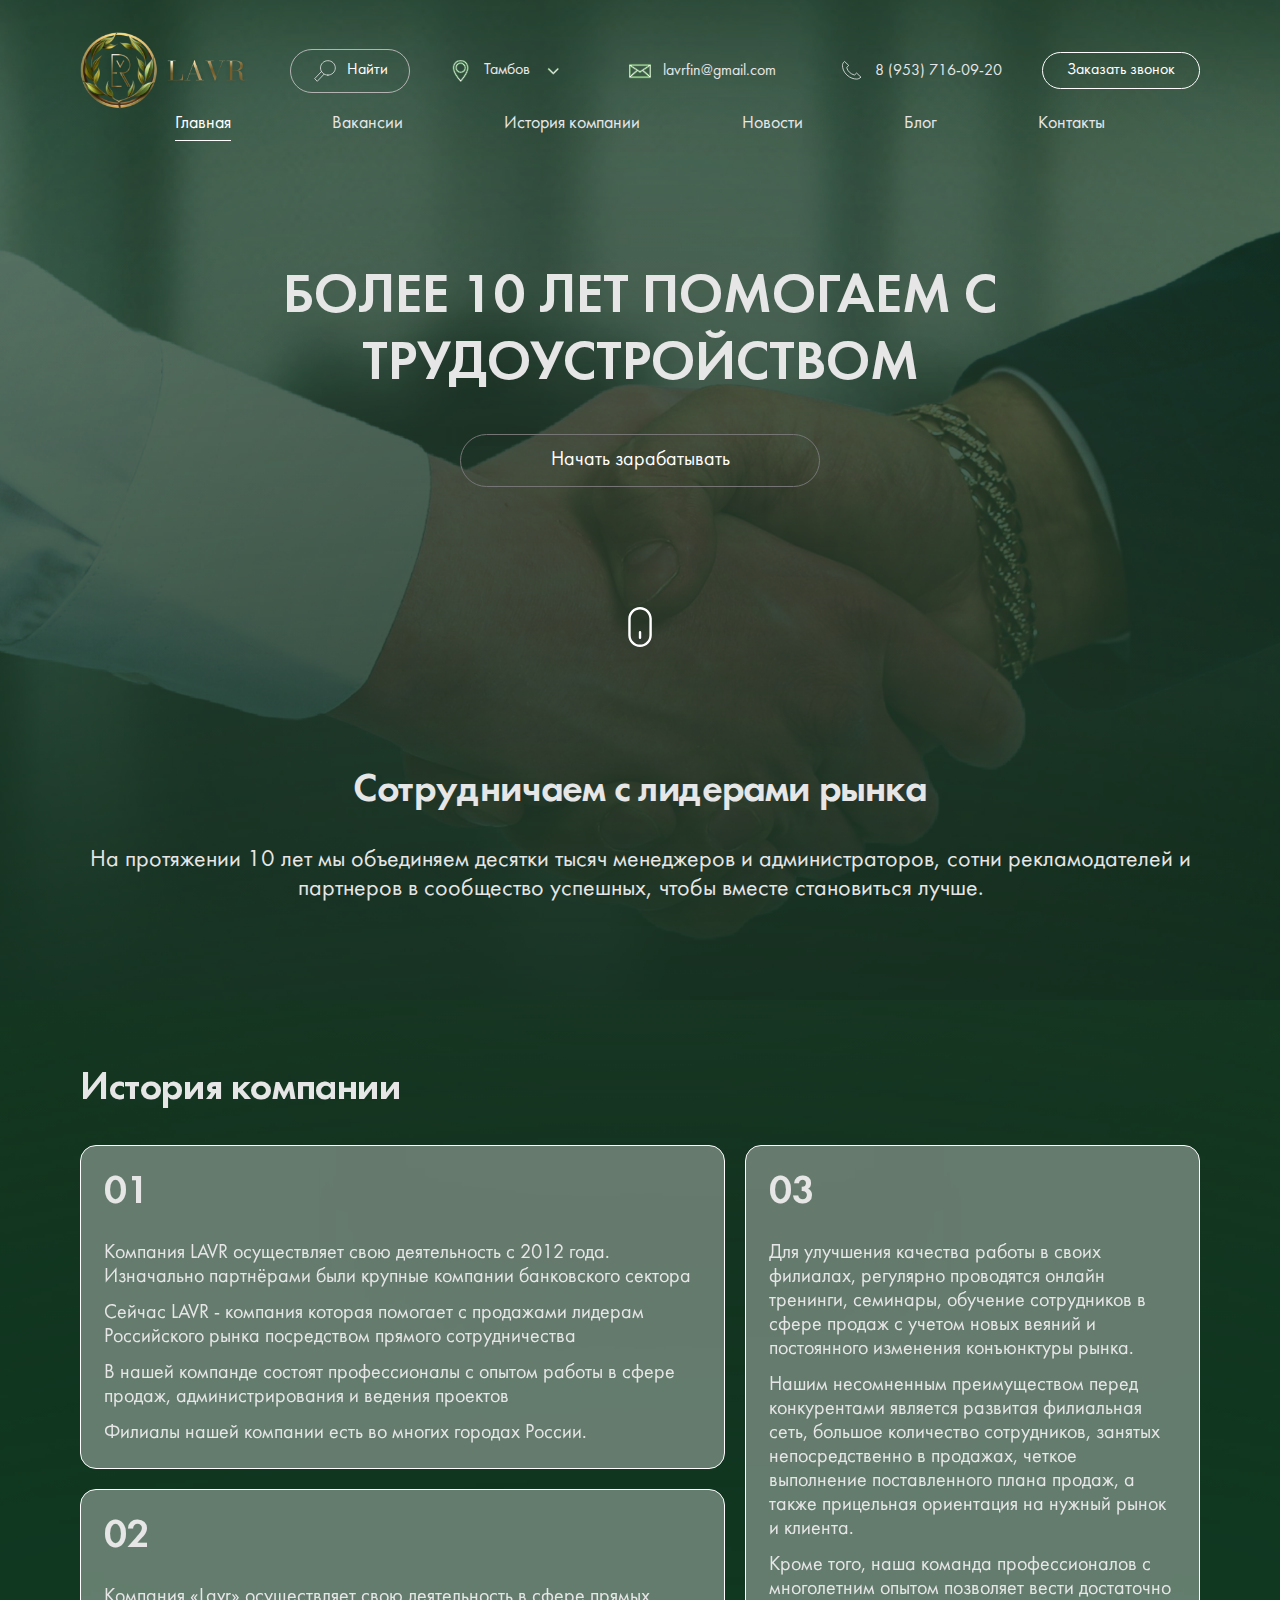
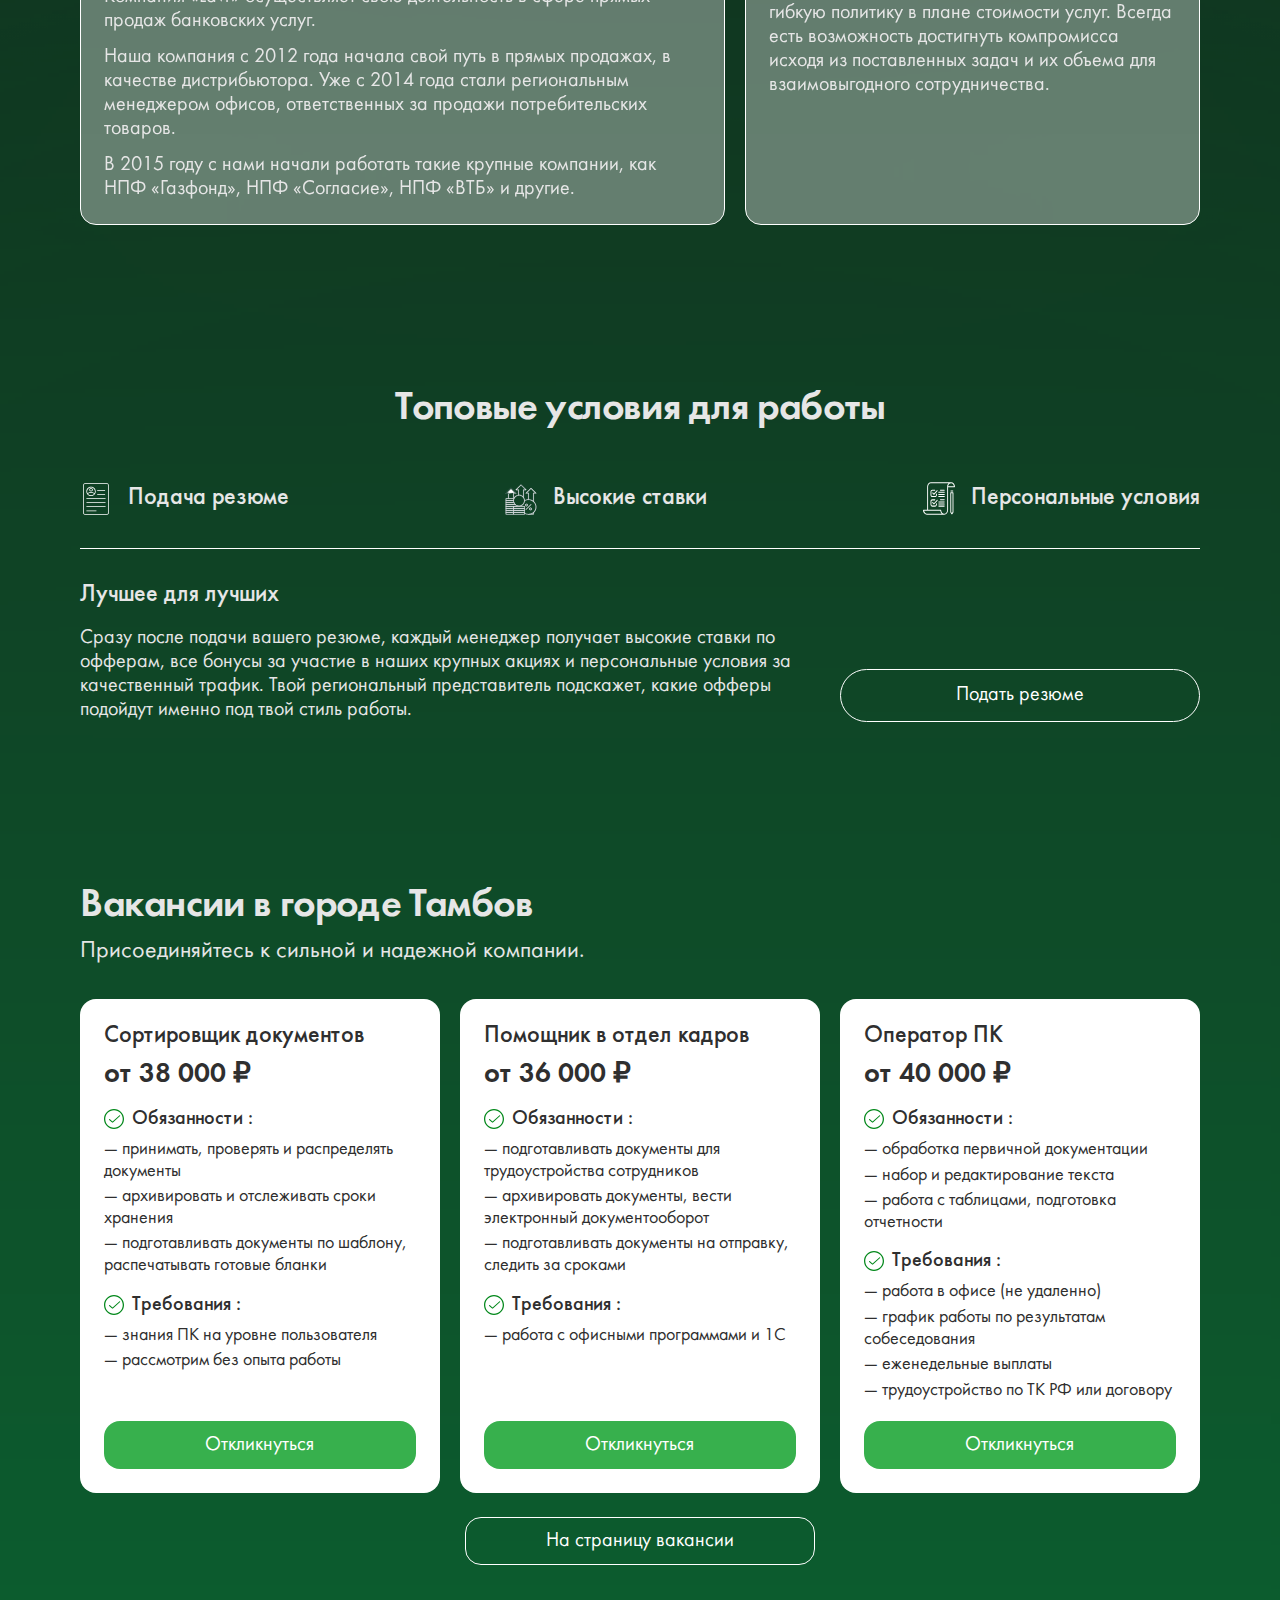
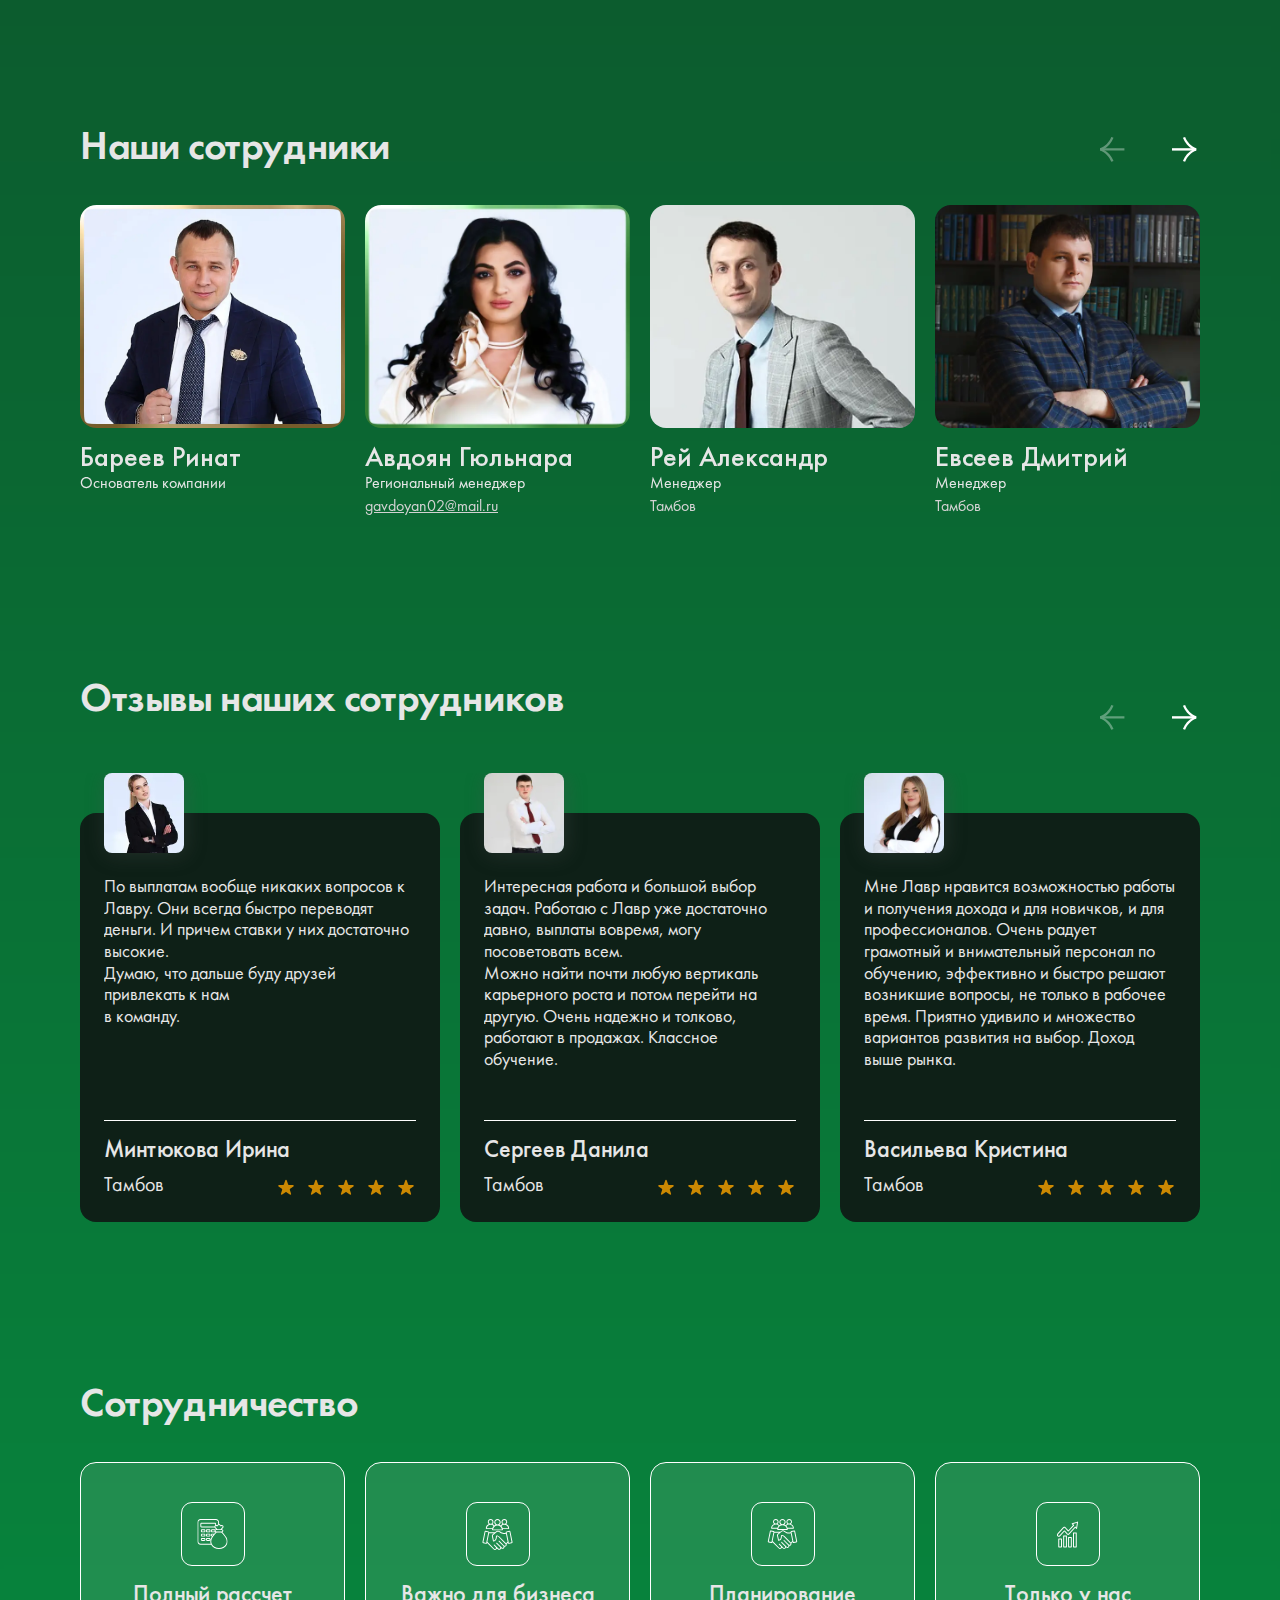
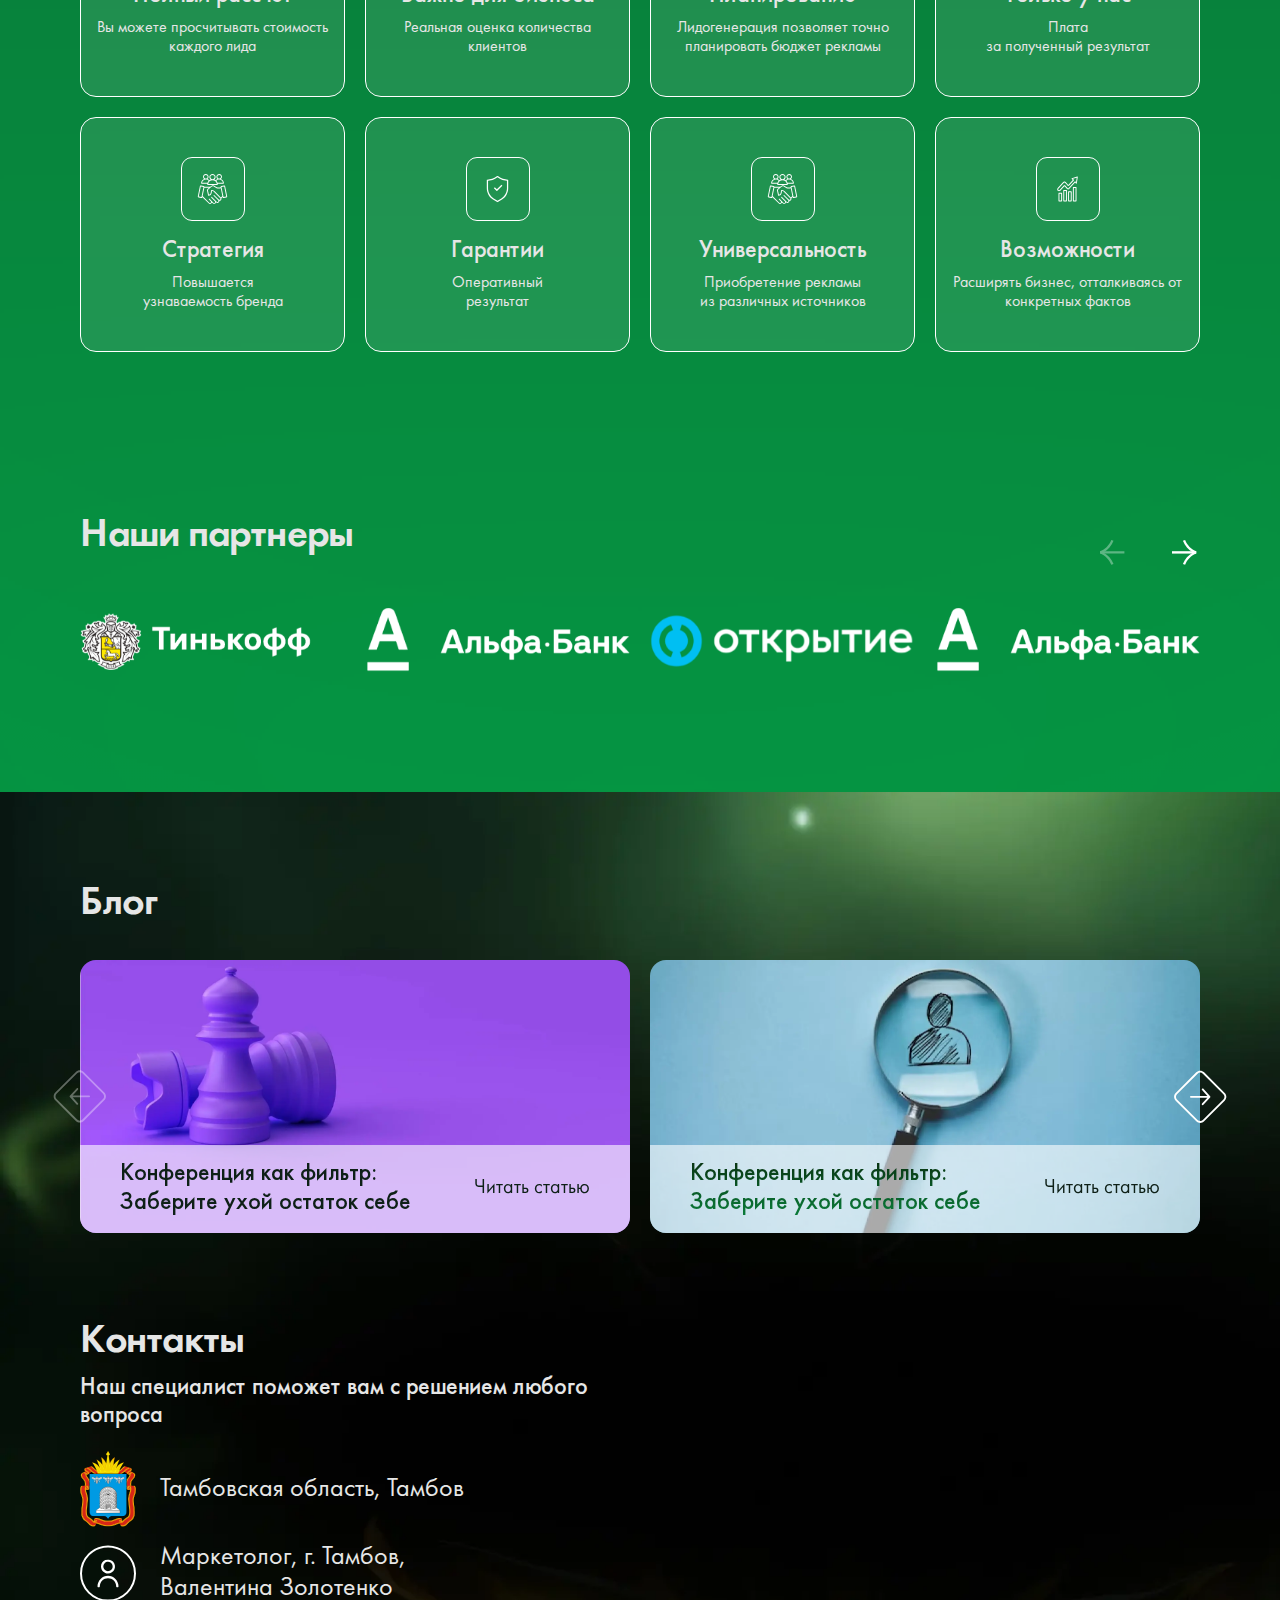
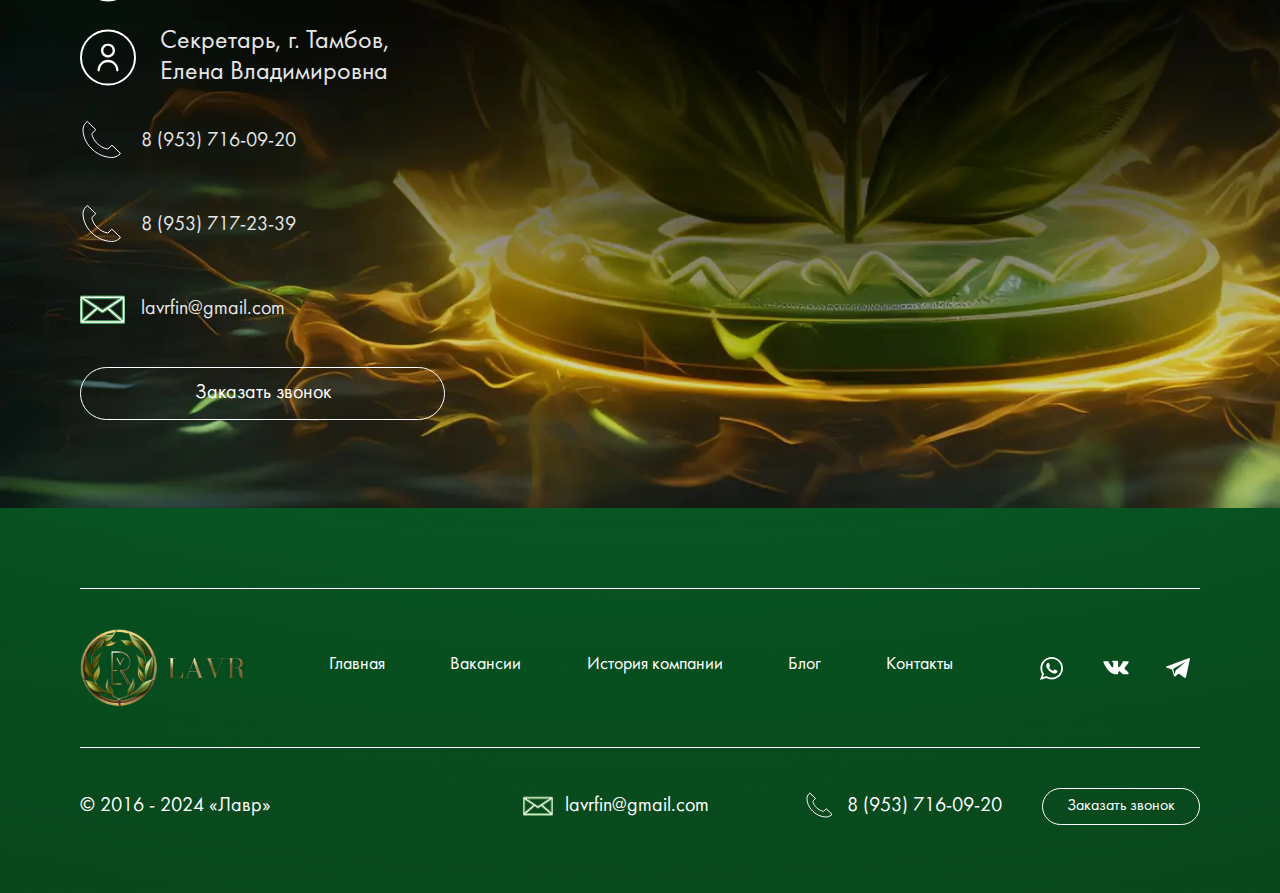
<file: index.html>
<!DOCTYPE html>
<html lang="ru">

<head>
    <meta charset="UTF-8">
    <meta name="viewport" content="width=device-width, initial-scale=1.0">
    <meta name="description" content="">
    <meta name="keywords" content="">
    <link rel="stylesheet" href="css/libs.min.css">
    <link rel="stylesheet" href="css/style.min.css">
    <title>Главная</title>
</head>

<body class="m-page">
    <div class="wrapper">
        <header class="header">
            <div class="container">
                <div class="header__inner">
                    <a href="" class="header__logo">
                        <img src="img/logo.png" alt="">
                    </a>
                    <div class="header__mob">
                        <a href="tel:89537160920" class="menu__item">
                            <img src="img/phone2.svg" alt="">
                            <span>8 (953) 716-09-20</span>
                        </a>
                        <button class="burger">
                            <img src="img/burger.svg" alt="" class="_view1">
                            <img src="img/burger2.svg" alt="" class="_view2">
                        </button>
                    </div>

                    <div class="menu">
                        <div class="menu__scroll">
                            <div class="header-search">
                                <img src="img/search.svg" alt="" class="header-search__icon">
                                <div class="fg">
                                    <input type="text" placeholder="Найти">
                                </div>
                            </div>

                            <div class="menu__items">
                                <div class="city-select">
                                    <img src="img/marker3.svg" alt="" class="city-select__icon">
                                    <div class="city-select__title">
                                        <span>Тамбов</span>
                                    </div>
                                    <img src="img/arrow.svg" alt="" class="city-select__arrow">
                                </div>

                                <a href="mailto:lavrfin@gmail.com" class="menu__item">
                                    <img src="img/mail2.svg" alt="">
                                    <span>lavrfin@gmail.com</span>
                                </a>
                                <a href="tel:89537160920" class="menu__item _hide-mob">
                                    <img src="img/phone2.svg" alt="">
                                    <span>8 (953) 716-09-20</span>
                                </a>
                            </div>

                            <nav class="nav">
                                <a href="" class="nav__link _active">Главная</a>
                                <a href="" class="nav__link">Вакансии</a>
                                <a href="" class="nav__link">История компании</a>
                                <a href="" class="nav__link">Новости</a>
                                <a href="" class="nav__link">Блог</a>
                                <a href="" class="nav__link">Контакты</a>
                            </nav>

                            <button class="menu__btn m-btn m-btn-white-outline _type2">
                                <span>Заказать звонок</span>
                            </button>
                        </div>
                    </div>
                </div>
            </div>

        </header>
        <main class="content">

            <div class="main">
                <div class="container">
                    <div class="main__inner">
                        <h1 class="h1">
                            БОЛЕЕ 10 ЛЕТ ПОМОГАЕМ С ТРУДОУСТРОЙСТВОМ
                        </h1>
                        <button class="main__btn m-btn m-btn-white-outline">
                            <span>Начать зарабатывать</span>
                        </button>
                        <img src="img/mouse.svg" alt="" class="main__mouse">
                        <div class="main__bottom">
                            <div class="h2">
                                Сотрудничаем <br> с лидерами рынка
                            </div>
                            <div class="text26 text24-laptop text16-tablet">
                                На протяжении 10 лет мы объединяем десятки тысяч менеджеров и администраторов, сотни рекламодателей и партнеров в сообщество успешных, чтобы вместе становиться лучше.
                            </div>
                        </div>
                    </div>
                </div>
                <div class="main__img">
                    <img class="_view1" src="img/main-img.png" alt="">
                    <img class="_view2" src="img/main-img-laptop.png" alt="">
                    <img class="_view3" src="img/main-img-mob.png" alt="">
                </div>
                <img src="img/ellipse.svg" alt="" class="main__ellipse _ellipse">
            </div>

            <span class="_round"></span>

            <div class="history _z3">
                <div class="container">
                    <div class="h2">
                        История компании
                    </div>
                    <div class="history__grid">
                        <div class="history-card">
                            <div class="history-card__num h2">
                                01
                            </div>
                            <div class="history-card__text text">
                                <p>Компания LAVR осуществляет свою деятельность с 2012 года. Изначально партнёрами были крупные компании банковского сектора</p>
                                <p>Сейчас LAVR - компания которая помогает с продажами лидерам Российского рынка посредством прямого сотрудничества</p>
                                <p>В нашей компанде состоят профессионалы с опытом работы в сфере продаж, администрирования и ведения проектов</p>
                                <p>Филиалы нашей компании есть во многих городах России.</p>
                            </div>
                        </div>
                        <div class="history-card">
                            <div class="history-card__num h2">
                                02
                            </div>
                            <div class="history-card__text text">
                                <p>Компания «Lavr»‎ осуществляет свою деятельность в сфере прямых продаж банковских услуг.</p>
                                <p>Наша компания с 2012 года начала свой путь в прямых продажах, в качестве дистрибьютора. Уже с 2014 года стали региональным менеджером офисов, ответственных за продажи потребительских товаров. </p>
                                <p>В 2015 году с нами начали работать такие крупные компании, как НПФ «Газфонд», НПФ «Согласие», НПФ «ВТБ» и другие.</p>
                            </div>
                        </div>
                        <div class="history-card">
                            <div class="history-card__num h2">
                                03
                            </div>
                            <div class="history-card__text text">
                                <p>Для улучшения качества работы в своих филиалах, регулярно проводятся онлайн тренинги, семинары, обучение сотрудников в сфере продаж с учетом новых веяний и постоянного изменения конъюнктуры рынка.</p>
                                <p>Нашим несомненным преимуществом перед конкурентами является развитая филиальная сеть, большое количество сотрудников, занятых непосредственно в продажах, четкое выполнение поставленного плана продаж, а также прицельная ориентация на нужный рынок и клиента.</p>
                                <p>
                                    Кроме того, наша команда профессионалов
                                    с многолетним опытом позволяет вести достаточно гибкую политику в плане стоимости услуг. Всегда есть возможность достигнуть компромисса исходя
                                    из поставленных задач и их объема
                                    для взаимовыгодного сотрудничества. 
                                </p>
                            </div>
                        </div>
                    </div>
                </div>

            </div>

            <div class="conditions m-section _z3">
                <div class="container">
                    <div class="h2 text-center">
                        Топовые условия для работы
                    </div>
                    <div class="conditions__items">
                        <div class="conditions__item">
                            <img src="img/condition-icon.svg" alt="">
                            <span class="h3">Подача резюме</span>
                        </div>
                        <div class="conditions__item">
                            <img src="img/condition-icon2.svg" alt="">
                            <span class="h3">Высокие ставки</span>
                        </div>
                        <div class="conditions__item">
                            <img src="img/condition-icon3.svg" alt="">
                            <span class="h3">Персональные условия</span>
                        </div>
                    </div>
                    <div class="conditions__bottom">
                        <div class="conditions__info">
                            <div class="h3 text20-mob">
                                Лучшее для лучших
                            </div>
                            <div class="p-text">
                                Сразу после подачи вашего резюме, каждый менеджер получает высокие ставки по офферам,
                                все бонусы за участие в наших крупных акциях и персональные условия за качественный трафик.
                                Твой региональный представитель подскажет, какие офферы подойдут именно под твой стиль работы.
                            </div>
                        </div>
                        <button class="conditions__btn m-btn m-btn-white-outline _type2">
                            <span>Подать резюме</span>
                        </button>
                    </div>
                </div>
            </div>

            <div class="vacancies m-section _z3">
                <div class="container">
                    <div class="vacancies__top">
                        <div class="h2">
                            Вакансии в городе Тамбов
                        </div>
                        <div class="h3">
                            Присоединяйтесь к сильной и надежной компании.
                        </div>
                    </div>
                    <div class="vacancies-slider slider">
                        <div class="swiper-container">
                            <div class="swiper-wrapper">
                                <div class="swiper-slide">
                                    <div class="vacancy-card">
                                        <div class="vacancy-card__top">
                                            <div class="text32 text24-laptop text20-tablet medium-text">
                                                Сортировщик документов
                                            </div>
                                            <div class="text32 text28-laptop text24-tablet semi-bold-text">
                                                от 38 000 ₽
                                            </div>
                                        </div>
                                        <div class="vacancy-card__group">
                                            <div class="vacancy-card__subtitle">
                                                <span class="text20">
                Обязанности :
            </span>
                                            </div>
                                            <ul class="vacancy-card__list">
                                                <li>— принимать, проверять и распределять документы</li>
                                                <li>— архивировать и отслеживать сроки хранения</li>
                                                <li>— подготавливать документы по шаблону, распечатывать готовые бланки</li>
                                            </ul>
                                        </div>
                                        <div class="vacancy-card__group">
                                            <div class="vacancy-card__subtitle">
                                                <span class="text20">
                Требования :
            </span>
                                            </div>
                                            <ul class="vacancy-card__list">
                                                <li>— знания ПК на уровне пользователя</li>
                                                <li>— рассмотрим без опыта работы</li>
                                            </ul>
                                        </div>
                                        <div class="vacancy-card__nav">
                                            <button class="m-btn m-btn-green">
                                                <span>Откликнуться</span>
                                            </button>
                                        </div>
                                    </div>

                                </div>
                                <div class="swiper-slide">
                                    <div class="vacancy-card">
                                        <div class="vacancy-card__top">
                                            <div class="text32 text24-laptop text20-tablet medium-text">
                                                Помощник в отдел кадров
                                            </div>
                                            <div class="text32 text28-laptop text24-tablet semi-bold-text">
                                                от 36 000 ₽
                                            </div>
                                        </div>
                                        <div class="vacancy-card__group">
                                            <div class="vacancy-card__subtitle">
                                                <span class="text20">
                Обязанности :
            </span>
                                            </div>
                                            <ul class="vacancy-card__list">
                                                <li>— подготавливать документы для трудоустройства сотрудников</li>
                                                <li>— архивировать документы, вести электронный документооборот</li>
                                                <li>— подготавливать документы на отправку, следить за сроками</li>
                                            </ul>
                                        </div>
                                        <div class="vacancy-card__group">
                                            <div class="vacancy-card__subtitle">
                                                <span class="text20">
                Требования :
            </span>
                                            </div>
                                            <ul class="vacancy-card__list">
                                                <li>— работа с офисными программами и 1С</li>
                                            </ul>
                                        </div>
                                        <div class="vacancy-card__nav">
                                            <button class="m-btn m-btn-green">
                                                <span>Откликнуться</span>
                                            </button>
                                        </div>
                                    </div>

                                </div>
                                <div class="swiper-slide">
                                    <div class="vacancy-card">
                                        <div class="vacancy-card__top">
                                            <div class="text32 text24-laptop text20-tablet medium-text">
                                                Оператор ПК
                                            </div>
                                            <div class="text32 text28-laptop text24-tablet semi-bold-text">
                                                от 40 000 ₽
                                            </div>
                                        </div>
                                        <div class="vacancy-card__group">
                                            <div class="vacancy-card__subtitle">
                                                <span class="text20">
                Обязанности :
            </span>
                                            </div>
                                            <ul class="vacancy-card__list">
                                                <li>— обработка первичной документации</li>
                                                <li>— набор и редактирование текста</li>
                                                <li>— работа с таблицами, подготовка отчетности</li>
                                            </ul>
                                        </div>
                                        <div class="vacancy-card__group">
                                            <div class="vacancy-card__subtitle">
                                                <span class="text20">
                Требования :
            </span>
                                            </div>
                                            <ul class="vacancy-card__list">
                                                <li>— работа в офисе (не удаленно)</li>
                                                <li>— график работы по результатам собеседования</li>
                                                <li>— еженедельные выплаты</li>
                                                <li>— трудоустройство по ТК РФ или договору</li>
                                            </ul>
                                        </div>
                                        <div class="vacancy-card__nav">
                                            <button class="m-btn m-btn-green">
                                                <span>Откликнуться</span>
                                            </button>
                                        </div>
                                    </div>

                                </div>

                            </div>
                        </div>
                        <div class="swiper-scrollbar"></div>
                    </div>
                    <div class="vacancies__nav">
                        <button class="vacancies__btn m-btn m-btn-white-outline _type2">
                            <span>На страницу вакансии</span>
                        </button>
                    </div>
                </div>

            </div>

            <div class="team m-section _z3">
                <div class="container">
                    <div class="h2">
                        Наши сотрудники
                    </div>
                    <div class="team-slider slider">
                        <div class="slider__wrap">
                            <div class="swiper-container">
                                <div class="swiper-wrapper">
                                    <div class="swiper-slide">
                                        <div class="team-card">
                                            <div class="team-card__img">
                                                <img src="img/team5.webp" alt="">
                                            </div>
                                            <div class="team-card__content">
                                                <div class="team-card__name">
                                                    Бареев Ринат
                                                </div>
                                                <div class="team-card__desc">
                                                    Основатель компании
                                                </div>

                                            </div>
                                        </div>

                                    </div>
                                    <div class="swiper-slide">
                                        <div class="team-card">
                                            <div class="team-card__img">
                                                <img src="img/team6.webp" alt="">
                                            </div>
                                            <div class="team-card__content">
                                                <div class="team-card__name">
                                                    Авдоян Гюльнара
                                                </div>
                                                <div class="team-card__desc">
                                                    Региональный менеджер
                                                </div>

                                                <div class="team-card__desc2">
                                                    <a href='mailto:gavdoyan02@mail.ru'>gavdoyan02@mail.ru</a>
                                                </div>
                                            </div>
                                        </div>

                                    </div>
                                    <div class="swiper-slide">
                                        <div class="team-card">
                                            <div class="team-card__img">
                                                <img src="img/team3.webp" alt="">
                                            </div>
                                            <div class="team-card__content">
                                                <div class="team-card__name">
                                                    Рей Александр
                                                </div>
                                                <div class="team-card__desc">
                                                    Менеджер
                                                </div>

                                                <div class="team-card__desc2">
                                                    Тамбов
                                                </div>
                                            </div>
                                        </div>

                                    </div>
                                    <div class="swiper-slide">
                                        <div class="team-card">
                                            <div class="team-card__img">
                                                <img src="img/team4.webp" alt="">
                                            </div>
                                            <div class="team-card__content">
                                                <div class="team-card__name">
                                                    Евсеев Дмитрий
                                                </div>
                                                <div class="team-card__desc">
                                                    Менеджер
                                                </div>

                                                <div class="team-card__desc2">
                                                    Тамбов
                                                </div>
                                            </div>
                                        </div>

                                    </div>
                                    <div class="swiper-slide">
                                        <div class="team-card">
                                            <div class="team-card__img">
                                                <img src="img/team4.webp" alt="">
                                            </div>
                                            <div class="team-card__content">
                                                <div class="team-card__name">
                                                    Евсеев Дмитрий
                                                </div>
                                                <div class="team-card__desc">
                                                    Менеджер
                                                </div>

                                                <div class="team-card__desc2">
                                                    Тамбов
                                                </div>
                                            </div>
                                        </div>

                                    </div>
                                </div>
                            </div>
                        </div>
                        <div class="swiper-scrollbar"></div>
                        <div class="swiper-nav">
                            <div class="swiper-button swiper-button-prev">
                                <svg width="40" height="41" viewBox="0 0 40 41" fill="none" xmlns="http://www.w3.org/2000/svg">
                                    <path fill-rule="evenodd" clip-rule="evenodd" d="M5.5127 19.0021L35.5127 19.0022L35.5127 22.0022L5.5127 22.0021L5.5127 19.0021Z" fill="white" />
                                    <path fill-rule="evenodd" clip-rule="evenodd" d="M9.21579 20.5007C15.0977 23.589 19.4624 28.7767 21.9076 34.9482L19.1185 36.0533C16.5291 29.5177 11.6081 24.3154 5 21.9103L4.99999 19.0912C11.6081 16.686 16.5291 11.4838 19.1185 4.94824L21.9076 6.05329C19.4624 12.2248 15.0977 17.4125 9.21579 20.5007Z" fill="white" />
                                </svg>
                            </div>
                            <div class="swiper-button swiper-button-next">
                                <svg width="40" height="41" viewBox="0 0 40 41" fill="none" xmlns="http://www.w3.org/2000/svg">
                                    <path fill-rule="evenodd" clip-rule="evenodd" d="M35 21.9994H5V18.9994H35V21.9994Z" fill="white" />
                                    <path fill-rule="evenodd" clip-rule="evenodd" d="M31.2969 20.5008C25.415 17.4126 21.0503 12.2248 18.6051 6.05328L21.3942 4.94824C23.9837 11.4839 28.9046 16.6861 35.5127 19.0912L35.5127 21.9103C28.9046 24.3155 23.9836 29.5177 21.3942 36.0533L18.6052 34.9482C21.0503 28.7768 25.415 23.589 31.2969 20.5008Z" fill="white" />
                                </svg>
                            </div>
                        </div>

                    </div>
                </div>
            </div>

            <div class="reviews m-section _z3">
                <div class="container">
                    <div class="h2">
                        Отзывы наших сотрудников
                    </div>
                    <div class="reviews-slider slider">
                        <div class="slider__wrap">
                            <div class="swiper-container">
                                <div class="swiper-wrapper">
                                    <div class="swiper-slide">
                                        <div class="review-card">
                                            <div class="review-card__img">
                                                <img src="img/review.webp" alt="">
                                            </div>
                                            <div class="review-card__content">
                                                <div class="review-card__desc">
                                                    По выплатам вообще никаких вопросов к Лавру. Они всегда быстро переводят деньги. И причем ставки у них достаточно высокие. <br> Думаю, что дальше буду друзей привлекать к нам <br>в команду.
                                                </div>
                                            </div>
                                            <div class="review-card__bottom">
                                                <div class="review-card__info">
                                                    <div class="review-card__name h3">
                                                        Минтюкова Ирина
                                                    </div>
                                                    <div class="review-card__city p-text">
                                                        Тамбов
                                                    </div>
                                                </div>
                                                <div class="review-card__stars">
                                                    <img src="img/stars.svg" alt="">
                                                </div>
                                            </div>
                                        </div>

                                    </div>
                                    <div class="swiper-slide">
                                        <div class="review-card">
                                            <div class="review-card__img">
                                                <img src="img/review2.webp" alt="">
                                            </div>
                                            <div class="review-card__content">
                                                <div class="review-card__desc">
                                                    Интересная работа и большой выбор задач. Работаю с Лавр уже достаточно давно, выплаты вовремя, могу посоветовать всем. <br> Можно найти почти любую вертикаль карьерного роста и потом перейти на другую. Очень надежно и толково, работают в продажах. Классное обучение. 
                                                </div>
                                            </div>
                                            <div class="review-card__bottom">
                                                <div class="review-card__info">
                                                    <div class="review-card__name h3">
                                                        Сергеев Данила
                                                    </div>
                                                    <div class="review-card__city p-text">
                                                        Тамбов
                                                    </div>
                                                </div>
                                                <div class="review-card__stars">
                                                    <img src="img/stars.svg" alt="">
                                                </div>
                                            </div>
                                        </div>

                                    </div>
                                    <div class="swiper-slide">
                                        <div class="review-card">
                                            <div class="review-card__img">
                                                <img src="img/review3.webp" alt="">
                                            </div>
                                            <div class="review-card__content">
                                                <div class="review-card__desc">
                                                    Мне Лавр нравится возможностью работы и получения дохода и для новичков, и для профессионалов. Очень радует грамотный и внимательный персонал по обучению, эффективно и быстро решают возникшие вопросы, не только в рабочее время. Приятно удивило и множество вариантов развития на выбор. Доход выше рынка. 
                                                </div>
                                            </div>
                                            <div class="review-card__bottom">
                                                <div class="review-card__info">
                                                    <div class="review-card__name h3">
                                                        Васильева Кристина
                                                    </div>
                                                    <div class="review-card__city p-text">
                                                        Тамбов
                                                    </div>
                                                </div>
                                                <div class="review-card__stars">
                                                    <img src="img/stars.svg" alt="">
                                                </div>
                                            </div>
                                        </div>

                                    </div>
                                    <div class="swiper-slide">
                                        <div class="review-card">
                                            <div class="review-card__img">
                                                <img src="img/review3.webp" alt="">
                                            </div>
                                            <div class="review-card__content">
                                                <div class="review-card__desc">
                                                    Мне Лавр нравится возможностью работы и получения дохода и для новичков, и для профессионалов. Очень радует грамотный и внимательный персонал по обучению, эффективно и быстро решают возникшие вопросы, не только в рабочее время. Приятно удивило и множество вариантов развития на выбор. Доход выше рынка. 
                                                </div>
                                            </div>
                                            <div class="review-card__bottom">
                                                <div class="review-card__info">
                                                    <div class="review-card__name h3">
                                                        Васильева Кристина
                                                    </div>
                                                    <div class="review-card__city p-text">
                                                        Тамбов
                                                    </div>
                                                </div>
                                                <div class="review-card__stars">
                                                    <img src="img/stars.svg" alt="">
                                                </div>
                                            </div>
                                        </div>

                                    </div>
                                </div>
                            </div>
                        </div>
                        <div class="swiper-scrollbar"></div>
                        <div class="swiper-nav">
                            <div class="swiper-button swiper-button-prev">
                                <svg width="40" height="41" viewBox="0 0 40 41" fill="none" xmlns="http://www.w3.org/2000/svg">
                                    <path fill-rule="evenodd" clip-rule="evenodd" d="M5.5127 19.0021L35.5127 19.0022L35.5127 22.0022L5.5127 22.0021L5.5127 19.0021Z" fill="white" />
                                    <path fill-rule="evenodd" clip-rule="evenodd" d="M9.21579 20.5007C15.0977 23.589 19.4624 28.7767 21.9076 34.9482L19.1185 36.0533C16.5291 29.5177 11.6081 24.3154 5 21.9103L4.99999 19.0912C11.6081 16.686 16.5291 11.4838 19.1185 4.94824L21.9076 6.05329C19.4624 12.2248 15.0977 17.4125 9.21579 20.5007Z" fill="white" />
                                </svg>
                            </div>
                            <div class="swiper-button swiper-button-next">
                                <svg width="40" height="41" viewBox="0 0 40 41" fill="none" xmlns="http://www.w3.org/2000/svg">
                                    <path fill-rule="evenodd" clip-rule="evenodd" d="M35 21.9994H5V18.9994H35V21.9994Z" fill="white" />
                                    <path fill-rule="evenodd" clip-rule="evenodd" d="M31.2969 20.5008C25.415 17.4126 21.0503 12.2248 18.6051 6.05328L21.3942 4.94824C23.9837 11.4839 28.9046 16.6861 35.5127 19.0912L35.5127 21.9103C28.9046 24.3155 23.9836 29.5177 21.3942 36.0533L18.6052 34.9482C21.0503 28.7768 25.415 23.589 31.2969 20.5008Z" fill="white" />
                                </svg>
                            </div>
                        </div>

                    </div>
                </div>
            </div>

            <div class="cooperate m-section _z3">
                <div class="container">
                    <div class="h2">
                        Сотрудничество
                    </div>
                    <div class="cooperate__grid grid4">
                        <div class="cooperate-card">
                            <div class="cooperate-card__icon">
                                <img src="img/cooperate-icon.svg" alt="">
                            </div>
                            <div class="cooperate-card__content">
                                <div class="cooperate-card__title h3">
                                    Полный рассчет
                                </div>
                                <div class="cooperate-card__desc p-text">
                                    Вы можете просчитывать стоимость каждого лида
                                </div>
                            </div>
                        </div>

                        <div class="cooperate-card">
                            <div class="cooperate-card__icon">
                                <img src="img/cooperate-icon2.svg" alt="">
                            </div>
                            <div class="cooperate-card__content">
                                <div class="cooperate-card__title h3">
                                    Важно для бизнеса
                                </div>
                                <div class="cooperate-card__desc p-text">
                                    Реальная оценка количества клиентов
                                </div>
                            </div>
                        </div>

                        <div class="cooperate-card">
                            <div class="cooperate-card__icon">
                                <img src="img/cooperate-icon3.svg" alt="">
                            </div>
                            <div class="cooperate-card__content">
                                <div class="cooperate-card__title h3">
                                    Планирование
                                </div>
                                <div class="cooperate-card__desc p-text">
                                    Лидогенерация позволяет точно планировать бюджет рекламы
                                </div>
                            </div>
                        </div>

                        <div class="cooperate-card">
                            <div class="cooperate-card__icon">
                                <img src="img/cooperate-icon4.svg" alt="">
                            </div>
                            <div class="cooperate-card__content">
                                <div class="cooperate-card__title h3">
                                    Только у нас
                                </div>
                                <div class="cooperate-card__desc p-text">
                                    Плата <br> за полученный результат
                                </div>
                            </div>
                        </div>

                        <div class="cooperate-card">
                            <div class="cooperate-card__icon">
                                <img src="img/cooperate-icon5.svg" alt="">
                            </div>
                            <div class="cooperate-card__content">
                                <div class="cooperate-card__title h3">
                                    Стратегия
                                </div>
                                <div class="cooperate-card__desc p-text">
                                    Повышается <br> узнаваемость бренда
                                </div>
                            </div>
                        </div>

                        <div class="cooperate-card">
                            <div class="cooperate-card__icon">
                                <img src="img/cooperate-icon6.svg" alt="">
                            </div>
                            <div class="cooperate-card__content">
                                <div class="cooperate-card__title h3">
                                    Гарантии
                                </div>
                                <div class="cooperate-card__desc p-text">
                                    Оперативный <br> результат
                                </div>
                            </div>
                        </div>

                        <div class="cooperate-card">
                            <div class="cooperate-card__icon">
                                <img src="img/cooperate-icon7.svg" alt="">
                            </div>
                            <div class="cooperate-card__content">
                                <div class="cooperate-card__title h3">
                                    Универсальность
                                </div>
                                <div class="cooperate-card__desc p-text">
                                    Приобретение рекламы <br> из различных источников
                                </div>
                            </div>
                        </div>

                        <div class="cooperate-card">
                            <div class="cooperate-card__icon">
                                <img src="img/cooperate-icon8.svg" alt="">
                            </div>
                            <div class="cooperate-card__content">
                                <div class="cooperate-card__title h3">
                                    Возможности
                                </div>
                                <div class="cooperate-card__desc p-text">
                                    Расширять бизнес, отталкиваясь от конкретных фактов
                                </div>
                            </div>
                        </div>

                    </div>
                </div>
            </div>

            <div class="partners m-section _z3">
                <div class="container">
                    <div class="h2">
                        Наши партнеры
                    </div>
                    <div class="partners-slider slider">
                        <div class="slider__wrap">
                            <div class="swiper-container">
                                <div class="swiper-wrapper">
                                    <div class="swiper-slide">
                                        <div class="partner-item">
                                            <img src="img/partners.png" alt="">
                                        </div>
                                    </div>
                                    <div class="swiper-slide">
                                        <div class="partner-item">
                                            <img src="img/partners2.png" alt="">
                                        </div>
                                    </div>
                                    <div class="swiper-slide">
                                        <div class="partner-item">
                                            <img src="img/partners3.png" alt="">
                                        </div>
                                    </div>
                                    <div class="swiper-slide">
                                        <div class="partner-item">
                                            <img src="img/partners2.png" alt="">
                                        </div>
                                    </div>
                                    <div class="swiper-slide">
                                        <div class="partner-item">
                                            <img src="img/partners2.png" alt="">
                                        </div>
                                    </div>
                                </div>
                            </div>
                        </div>
                        <div class="swiper-scrollbar"></div>
                        <div class="swiper-nav">
                            <div class="swiper-button swiper-button-prev">
                                <svg width="40" height="41" viewBox="0 0 40 41" fill="none" xmlns="http://www.w3.org/2000/svg">
                                    <path fill-rule="evenodd" clip-rule="evenodd" d="M5.5127 19.0021L35.5127 19.0022L35.5127 22.0022L5.5127 22.0021L5.5127 19.0021Z" fill="white" />
                                    <path fill-rule="evenodd" clip-rule="evenodd" d="M9.21579 20.5007C15.0977 23.589 19.4624 28.7767 21.9076 34.9482L19.1185 36.0533C16.5291 29.5177 11.6081 24.3154 5 21.9103L4.99999 19.0912C11.6081 16.686 16.5291 11.4838 19.1185 4.94824L21.9076 6.05329C19.4624 12.2248 15.0977 17.4125 9.21579 20.5007Z" fill="white" />
                                </svg>
                            </div>
                            <div class="swiper-button swiper-button-next">
                                <svg width="40" height="41" viewBox="0 0 40 41" fill="none" xmlns="http://www.w3.org/2000/svg">
                                    <path fill-rule="evenodd" clip-rule="evenodd" d="M35 21.9994H5V18.9994H35V21.9994Z" fill="white" />
                                    <path fill-rule="evenodd" clip-rule="evenodd" d="M31.2969 20.5008C25.415 17.4126 21.0503 12.2248 18.6051 6.05328L21.3942 4.94824C23.9837 11.4839 28.9046 16.6861 35.5127 19.0912L35.5127 21.9103C28.9046 24.3155 23.9836 29.5177 21.3942 36.0533L18.6052 34.9482C21.0503 28.7768 25.415 23.589 31.2969 20.5008Z" fill="white" />
                                </svg>
                            </div>
                        </div>

                    </div>
                </div>
            </div>

            <div class="index-bottom _z3">
                <div class="blog">
                    <div class="container">
                        <div class="h2">
                            Блог
                        </div>
                        <div class="blog-slider slider">
                            <div class="slider__wrap">
                                <div class="swiper-container">
                                    <div class="swiper-wrapper">
                                        <div class="swiper-slide">
                                            <div class="blog-card ">
                                                <div class="blog-card__img">
                                                    <img class="_view1" src="img/blog.webp" alt="">
                                                    <img class="_view2" src="img/blog-mob.webp" alt="">
                                                </div>
                                                <div class="blog-card__content">
                                                    <div class="blog-card__title h3">
                                                        Конференция как фильтр: Заберите ухой остаток себе
                                                    </div>
                                                    <a href="" class="blog-card__link">
                                                        Читать статью
                                                    </a>
                                                </div>
                                            </div>

                                        </div>
                                        <div class="swiper-slide">
                                            <div class="blog-card _green">
                                                <div class="blog-card__img">
                                                    <img class="_view1" src="img/blog2.webp" alt="">
                                                    <img class="_view2" src="img/blog2-mob.webp" alt="">
                                                </div>
                                                <div class="blog-card__content">
                                                    <div class="blog-card__title h3">
                                                        Конференция как фильтр: Заберите ухой остаток себе
                                                    </div>
                                                    <a href="" class="blog-card__link">
                                                        Читать статью
                                                    </a>
                                                </div>
                                            </div>

                                        </div>
                                        <div class="swiper-slide">
                                            <div class="blog-card _green">
                                                <div class="blog-card__img">
                                                    <img class="_view1" src="img/blog2.webp" alt="">
                                                    <img class="_view2" src="img/blog2-mob.webp" alt="">
                                                </div>
                                                <div class="blog-card__content">
                                                    <div class="blog-card__title h3">
                                                        Конференция как фильтр: Заберите ухой остаток себе
                                                    </div>
                                                    <a href="" class="blog-card__link">
                                                        Читать статью
                                                    </a>
                                                </div>
                                            </div>

                                        </div>
                                    </div>
                                </div>
                            </div>
                            <div class="swiper-button swiper-button-prev">
                                <svg width="81" height="80" viewBox="0 0 81 80" fill="none" xmlns="http://www.w3.org/2000/svg">
                                    <path d="M7.1296 45.0133L34.9221 72.8058C36.3294 74.2107 38.2367 74.9998 40.2252 74.9998C42.2138 74.9998 44.121 74.2107 45.5284 72.8058L73.3184 45.0133C74.7159 43.6024 75.4999 41.6967 75.4999 39.7108C75.4999 37.7249 74.7159 35.8193 73.3184 34.4083L45.5284 6.61581C44.1206 5.21185 42.2135 4.42342 40.2252 4.42342C38.237 4.42342 36.3299 5.21185 34.9221 6.61581L7.1296 34.4083C5.73238 35.8194 4.94859 37.725 4.94859 39.7108C4.94859 41.6966 5.73238 43.6022 7.1296 45.0133ZM8.8971 36.1758L36.6896 8.38332C37.6283 7.44741 38.8997 6.92186 40.2252 6.92186C41.5507 6.92186 42.8222 7.44741 43.7609 8.38332L71.5496 36.1758C72.4812 37.1165 73.0038 38.3869 73.0038 39.7108C73.0038 41.0347 72.4812 42.3051 71.5496 43.2458L43.7609 71.0383C42.8222 71.9742 41.5507 72.4998 40.2252 72.4998C38.8997 72.4998 37.6283 71.9742 36.6896 71.0383L8.8971 43.2458C7.96097 42.3075 7.43524 41.0362 7.43524 39.7108C7.43524 38.3854 7.96097 37.1141 8.8971 36.1758ZM26.7971 38.8696L35.8984 28.8696C36.0081 28.7454 36.1414 28.6443 36.2905 28.5722C36.4397 28.5 36.6017 28.4582 36.7671 28.4492C36.9325 28.4402 37.0981 28.4642 37.2542 28.5198C37.4103 28.5754 37.5537 28.6614 37.6763 28.7729C37.7988 28.8844 37.898 29.0192 37.9679 29.1694C38.0379 29.3195 38.0774 29.4821 38.084 29.6477C38.0905 29.8132 38.0642 29.9784 38.0063 30.1337C37.9485 30.2889 37.8604 30.4312 37.7471 30.5521L30.5496 38.4608L52.7284 38.4608C53.0599 38.4608 53.3778 38.5925 53.6122 38.8269C53.8467 39.0614 53.9784 39.3793 53.9784 39.7108C53.9784 40.0423 53.8467 40.3603 53.6122 40.5947C53.3778 40.8291 53.0599 40.9608 52.7284 40.9608L30.5496 40.9608L37.7471 48.8696C37.8604 48.9905 37.9485 49.1327 38.0063 49.2879C38.0642 49.4432 38.0905 49.6084 38.084 49.774C38.0774 49.9395 38.0379 50.1021 37.9679 50.2523C37.898 50.4024 37.7988 50.5372 37.6763 50.6487C37.5537 50.7602 37.4103 50.8463 37.2542 50.9018C37.0981 50.9574 36.9325 50.9814 36.7671 50.9724C36.6017 50.9634 36.4397 50.9216 36.2905 50.8495C36.1414 50.7773 36.0081 50.6762 35.8984 50.5521L26.7971 40.5521C26.7134 40.4296 26.6371 40.3033 26.5646 40.1746C26.4808 39.9565 26.4582 39.7197 26.4992 39.4897C26.5402 39.2597 26.6432 39.0453 26.7971 38.8696Z" fill="white" />
                                </svg>
                            </div>
                            <div class="swiper-button swiper-button-next">
                                <svg width="81" height="80" viewBox="0 0 81 80" fill="none" xmlns="http://www.w3.org/2000/svg">
                                    <path d="M73.8704 34.9867L46.0779 7.19418C44.6706 5.7893 42.7633 5.00024 40.7748 5.00024C38.7862 5.00024 36.879 5.7893 35.4716 7.19418L7.68164 34.9867C6.28412 36.3976 5.50012 38.3033 5.50012 40.2892C5.50012 42.2751 6.28412 44.1807 7.68164 45.5917L35.4716 73.3842C36.8794 74.7882 38.7865 75.5766 40.7748 75.5766C42.763 75.5766 44.6701 74.7882 46.0779 73.3842L73.8704 45.5917C75.2676 44.1806 76.0514 42.275 76.0514 40.2892C76.0514 38.3034 75.2676 36.3978 73.8704 34.9867ZM72.1029 43.8242L44.3104 71.6167C43.3717 72.5526 42.1003 73.0781 40.7748 73.0781C39.4493 73.0781 38.1778 72.5526 37.2391 71.6167L9.45039 43.8242C8.51881 42.8835 7.99622 41.6131 7.99622 40.2892C7.99622 38.9653 8.51881 37.6949 9.45039 36.7542L37.2391 8.96168C38.1778 8.02578 39.4493 7.50022 40.7748 7.50022C42.1003 7.50022 43.3717 8.02578 44.3104 8.96168L72.1029 36.7542C73.039 37.6925 73.5648 38.9638 73.5648 40.2892C73.5648 41.6146 73.039 42.8859 72.1029 43.8242ZM54.2029 41.1304L45.1016 51.1304C44.9919 51.2546 44.8586 51.3557 44.7095 51.4278C44.5603 51.5 44.3983 51.5418 44.2329 51.5508C44.0675 51.5598 43.9019 51.5358 43.7458 51.4802C43.5897 51.4246 43.4463 51.3386 43.3237 51.2271C43.2012 51.1156 43.102 50.9808 43.0321 50.8306C42.9621 50.6805 42.9226 50.5179 42.916 50.3523C42.9095 50.1868 42.9358 50.0216 42.9937 49.8663C43.0515 49.7111 43.1396 49.5688 43.2529 49.4479L50.4504 41.5392H28.2716C27.9401 41.5392 27.6222 41.4075 27.3878 41.1731C27.1533 40.9386 27.0216 40.6207 27.0216 40.2892C27.0216 39.9577 27.1533 39.6397 27.3878 39.4053C27.6222 39.1709 27.9401 39.0392 28.2716 39.0392H50.4504L43.2529 31.1304C43.1396 31.0095 43.0515 30.8673 42.9937 30.7121C42.9358 30.5568 42.9095 30.3916 42.916 30.226C42.9226 30.0605 42.9621 29.8979 43.0321 29.7477C43.102 29.5976 43.2012 29.4628 43.3237 29.3513C43.4463 29.2398 43.5897 29.1537 43.7458 29.0982C43.9019 29.0426 44.0675 29.0186 44.2329 29.0276C44.3983 29.0366 44.5603 29.0784 44.7095 29.1505C44.8586 29.2227 44.9919 29.3238 45.1016 29.4479L54.2029 39.4479C54.2866 39.5704 54.3629 39.6967 54.4354 39.8254C54.5192 40.0435 54.5418 40.2803 54.5008 40.5103C54.4598 40.7403 54.3568 40.9547 54.2029 41.1304Z" fill="white" />
                                </svg>
                            </div>
                        </div>
                    </div>

                </div>
                <div class="contacts">
                    <div class="container">
                        <div class="contacts__grid">
                            <div class="contacts__col1">
                                <div class="contacts__top">
                                    <div class="h2">
                                        Контакты
                                    </div>
                                    <div class="h3">
                                        Наш специалист поможет вам с решением любого вопроса
                                    </div>
                                </div>
                                <div class="contacts__items">
                                    <div class="contacts__item">
                                        <img src="img/symbol.png" alt="">
                                        <span class="p-text">Тамбовская область, Тамбов</span>
                                    </div>
                                    <div class="contacts__item">
                                        <img src="img/user.svg" alt="">
                                        <span class="p-text">Маркетолог, г. Тамбов, <br> Валентина Золотенко</span>
                                    </div>
                                    <div class="contacts__item">
                                        <img src="img/user.svg" alt="">
                                        <span class="p-text">Секретарь, г. Тамбов, <br> Елена Владимировна</span>
                                    </div>
                                    <div class="contacts__item _type2">
                                        <img src="img/phone.svg" alt="">
                                        <a href="tel:89537160920" class="p-text">
                                            8 (953) 716-09-20
                                        </a>
                                    </div>
                                    <div class="contacts__item _type2">
                                        <img src="img/phone.svg" alt="">
                                        <a href="tel:89537172339" class="p-text">
                                            8 (953) 717-23-39
                                        </a>
                                    </div>
                                    <div class="contacts__item _type2">
                                        <img src="img/mail.svg" alt="">
                                        <a href="mailto:lavrfin@gmail.com" class="p-text">
                                            lavrfin@gmail.com
                                        </a>
                                    </div>
                                </div>
                                <div class="contacts__nav">
                                    <button class="contacts__btn m-btn m-btn-white-outline _type2">
                                        <span>Заказать звонок</span>
                                    </button>
                                </div>
                            </div>
                            <div class="contacts__col2">
                                <div class="map">
                                    <script type="text/javascript" charset="utf-8" async src="https://api-maps.yandex.ru/services/constructor/1.0/js/?um=constructor%3A403fccb98b35f502f2c08c363290c8609bc519e0f3202cb7c53b1c83c681ce4a&amp;width=100%&amp;height=100%&amp;lang=ru_RU&amp;scroll=false"></script>
                                </div>
                            </div>
                        </div>
                    </div>

                </div>
            </div>

        </main>
        <footer class="footer">
            <div class="container">
                <div class="footer__inner">
                    <div class="footer__top">
                        <a href="" class="footer__logo">
                            <img src="img/logo.png" alt="">
                        </a>

                        <nav class="nav">
                            <a href="" class="nav__link">Главная</a>
                            <a href="" class="nav__link">Вакансии</a>
                            <a href="" class="nav__link">История компании</a>
                            <a href="" class="nav__link">Блог</a>
                            <a href="" class="nav__link">Контакты</a>
                        </nav>

                        <div class="footer__right">
                            <div class="footer__items">
                                <a href="mailto:lavrfin@gmail.com" class="footer__item">
                                    <img src="img/mail2.svg" alt="">
                                    <span>lavrfin@gmail.com</span>
                                </a>
                                <a href="tel:89537160920" class="footer__item _hide-mob">
                                    <img src="img/phone2.svg" alt="">
                                    <span>8 (953) 716-09-20</span>
                                </a>
                                <button class="footer__btn m-btn m-btn-white-outline _type2">
                                    <span>Заказать звонок</span>
                                </button>
                            </div>
                            <div class="socials">
                                <a href="" class="socials__item">
                                    <svg width="40" height="40" viewBox="0 0 40 40" fill="none" xmlns="http://www.w3.org/2000/svg">
                                        <path d="M31 20.2041C31 26.3916 25.9451 31.4075 19.7081 31.4075C17.7289 31.4075 15.8697 30.9013 14.2512 30.0148L8 32L10.0377 25.9873C9.01024 24.2998 8.4185 22.3184 8.4185 20.2034C8.41925 14.0159 13.4727 9 19.7096 9C25.9458 9.0015 31 14.0167 31 20.2041ZM19.7074 10.7865C14.4732 10.7865 10.2155 15.0119 10.2155 20.2064C10.2155 22.2674 10.8875 24.1753 12.0237 25.7278L10.8387 29.225L14.4852 28.0663C15.9852 29.0503 17.7799 29.6233 19.7074 29.6233C24.9416 29.6233 29.2008 25.3986 29.2008 20.2041C29.2023 15.0119 24.9423 10.7865 19.7074 10.7865ZM25.4103 22.7848C25.3398 22.6716 25.1553 22.6026 24.8793 22.4646C24.6041 22.3266 23.2413 21.6629 22.9886 21.5729C22.7336 21.4806 22.5491 21.4341 22.3646 21.7094C22.1823 21.9846 21.6514 22.6026 21.4886 22.7871C21.3274 22.9708 21.1661 22.9941 20.8894 22.8583C20.6126 22.7189 19.7201 22.4309 18.6626 21.4956C17.8399 20.7666 17.2841 19.8689 17.1237 19.5936C16.9609 19.3191 17.1072 19.1706 17.2444 19.0341C17.3681 18.9104 17.5211 18.7131 17.6599 18.5519C17.7986 18.3921 17.8444 18.2789 17.9366 18.0952C18.0274 17.9114 17.9816 17.7517 17.9134 17.6129C17.8444 17.4749 17.2916 16.1249 17.0599 15.5752C16.8297 15.0262 16.5994 15.1169 16.4374 15.1169C16.2762 15.1169 16.0917 15.0944 15.9072 15.0944C15.7227 15.0944 15.4227 15.1612 15.1699 15.4364C14.9172 15.7117 14.2017 16.3754 14.2017 17.7269C14.2017 19.0799 15.1924 20.3841 15.3312 20.5671C15.4707 20.7494 17.2466 23.6136 20.0599 24.7131C22.8746 25.8118 22.8746 25.4451 23.3816 25.3986C23.8901 25.3521 25.0196 24.7348 25.2491 24.0943C25.4801 23.4508 25.4801 22.8996 25.4103 22.7848Z" fill="white" />
                                    </svg>
                                </a>
                                <a href="" class="socials__item">
                                    <svg width="41" height="40" viewBox="0 0 41 40" fill="none" xmlns="http://www.w3.org/2000/svg">
                                        <path d="M33.2683 25.4871C33.1984 25.3767 32.7661 24.4902 30.6859 22.6683C28.5083 20.7604 28.8008 21.0702 31.4237 17.7713C33.0212 15.7622 33.6599 14.5353 33.46 14.0108C33.2699 13.5108 32.0949 13.6427 32.0949 13.6427L28.1881 13.6642C28.1881 13.6642 27.8989 13.6274 27.6827 13.7486C27.4731 13.8682 27.3382 14.1442 27.3382 14.1442C27.3382 14.1442 26.719 15.6994 25.8935 17.0214C24.153 19.8111 23.4558 19.9583 23.1714 19.785C22.51 19.3817 22.6757 18.1624 22.6757 17.2974C22.6757 14.5936 23.1096 13.4664 21.829 13.175C21.4033 13.0783 21.0912 13.0139 20.004 13.0032C18.6097 12.9894 17.4282 13.0078 16.7603 13.3161C16.315 13.5216 15.9721 13.9801 16.1818 14.0062C16.4401 14.0384 17.0252 14.155 17.3356 14.5537C17.737 15.0675 17.7224 16.2239 17.7224 16.2239C17.7224 16.2239 17.9531 19.4062 17.1844 19.8019C16.6563 20.0733 15.9331 19.5197 14.3811 16.9876C13.5864 15.6917 12.9851 14.2577 12.9851 14.2577C12.9851 14.2577 12.8698 13.9909 12.6634 13.8482C12.4131 13.6749 12.0621 13.6197 12.0621 13.6197L8.34705 13.6412C8.34705 13.6412 7.78963 13.6565 7.58487 13.885C7.40286 14.089 7.57024 14.5092 7.57024 14.5092C7.57024 14.5092 10.4792 20.9306 13.7717 24.1682C16.7928 27.1358 20.2218 26.941 20.2218 26.941H21.7754C21.7754 26.941 22.2451 26.8919 22.484 26.6481C22.705 26.4242 22.6969 26.004 22.6969 26.004C22.6969 26.004 22.666 24.0363 23.6345 23.7464C24.5885 23.4612 25.8138 25.6482 27.1123 26.4901C28.0939 27.1266 28.8398 26.987 28.8398 26.987L32.3127 26.941C32.3127 26.941 34.1296 26.8352 33.2683 25.4871Z" fill="white" />
                                    </svg>
                                </a>
                                <a href="" class="socials__item">
                                    <svg width="40" height="40" viewBox="0 0 40 40" fill="none" xmlns="http://www.w3.org/2000/svg">
                                        <path d="M6.42391 19.5899L11.954 21.5654L14.0945 28.154C14.2314 28.576 14.7706 28.732 15.1284 28.4519L18.211 26.0467C18.5341 25.7948 18.9943 25.7822 19.332 26.0168L24.8919 29.8803C25.2747 30.1466 25.817 29.9458 25.913 29.5031L29.9859 10.7519C30.0907 10.2683 29.5942 9.86481 29.1131 10.0429L6.41743 18.4228C5.85735 18.6295 5.86223 19.3885 6.42391 19.5899ZM13.7495 20.5138L24.5574 14.1427C24.7516 14.0285 24.9515 14.2799 24.7847 14.428L15.865 22.3637C15.5515 22.643 15.3493 23.0168 15.292 23.4225L14.9882 25.5777C14.9479 25.8654 14.5256 25.894 14.4426 25.6155L13.2741 21.6856C13.1402 21.2373 13.3353 20.7585 13.7495 20.5138Z" fill="white" />
                                    </svg>
                                </a>
                            </div>

                        </div>
                    </div>

                    <div class="footer__bottom">
                        <div class="footer__c">
                            © 2016 - 2024 «Лавр»
                        </div>
                    </div>
                </div>
            </div>

        </footer>
    </div>

    <script src="js/libs.min.js"></script>
    <script src="js/main.min.js"></script>

</body>

</html>
</file>
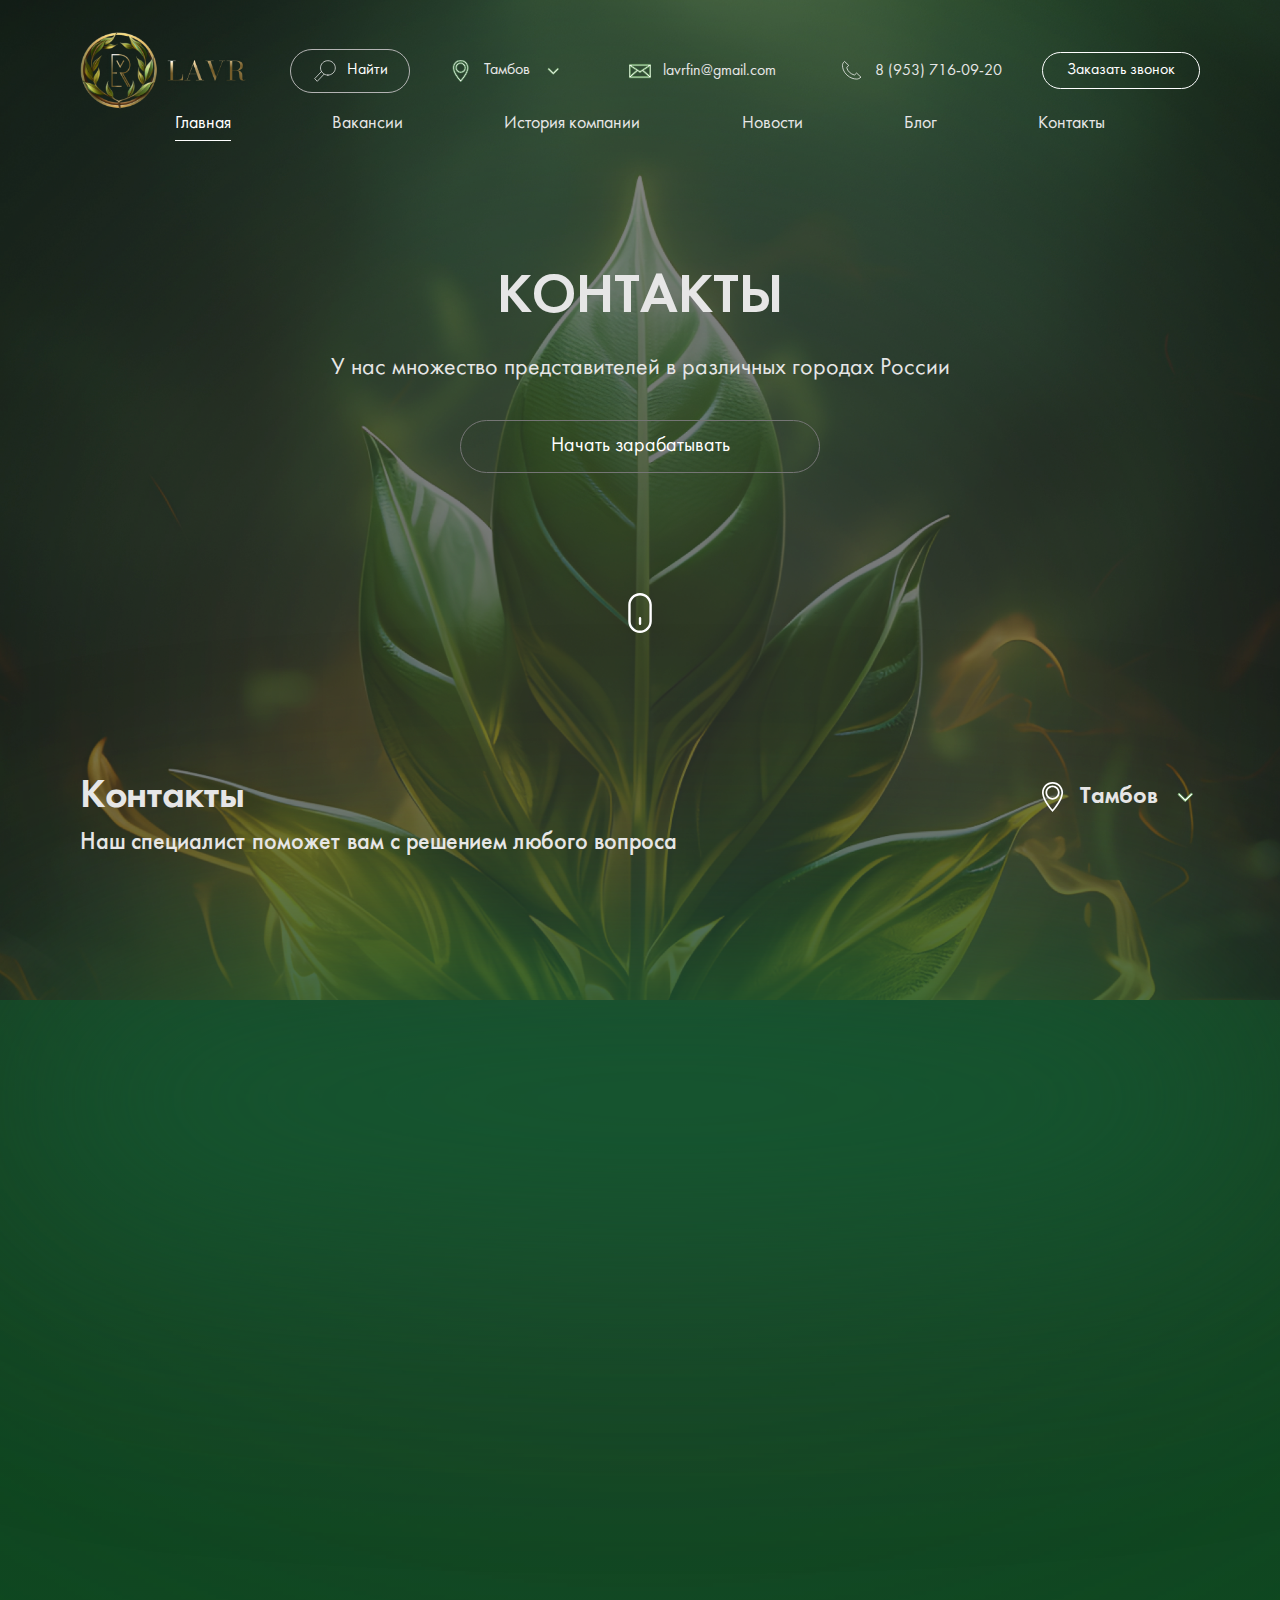
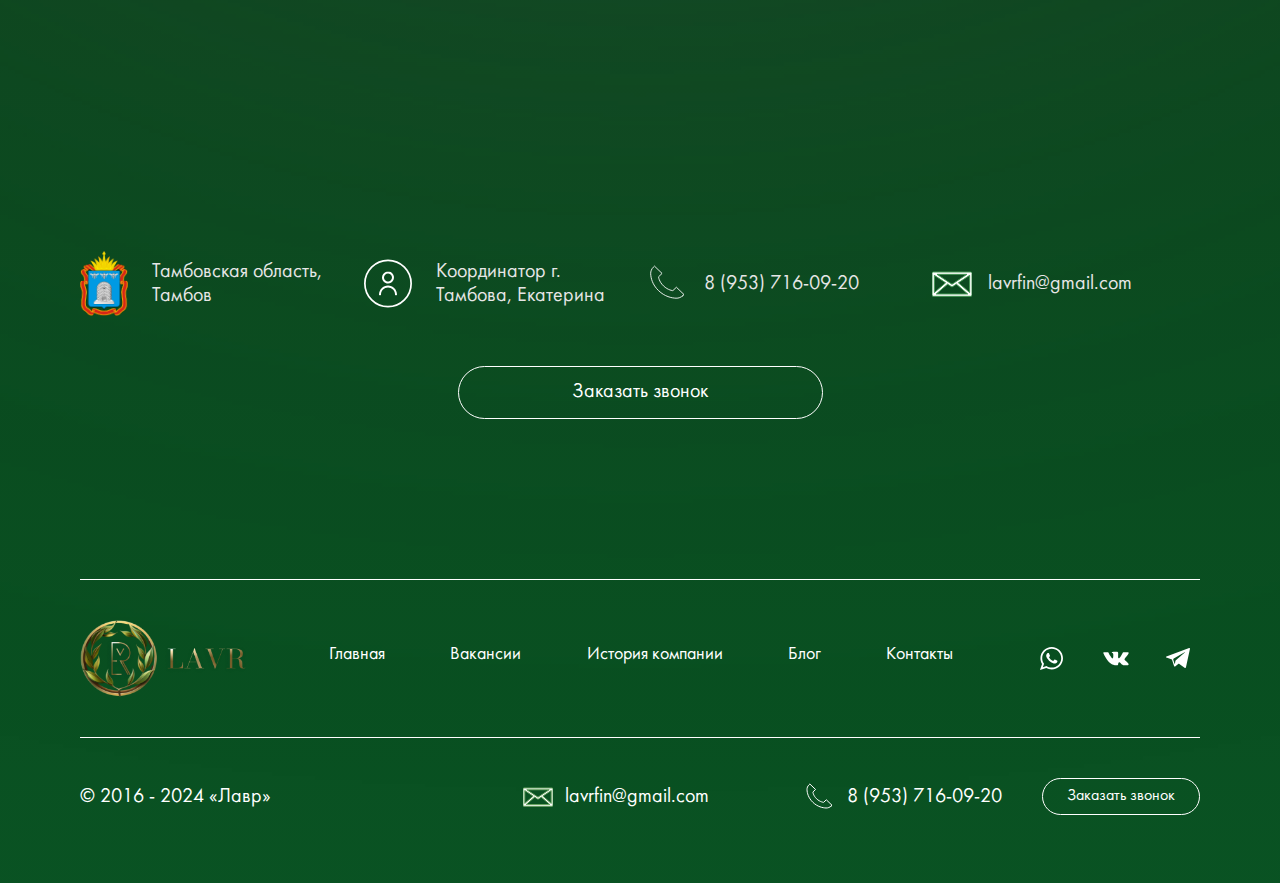
<file: contacts.html>
<!DOCTYPE html>
<html lang="ru">

<head>
    <meta charset="UTF-8">
    <meta name="viewport" content="width=device-width, initial-scale=1.0">
    <meta name="description" content="">
    <meta name="keywords" content="">
    <link rel="stylesheet" href="css/libs.min.css">
    <link rel="stylesheet" href="css/style.min.css">
    <title>Главная</title>
</head>

<body class="m-page vacancy-page">
    <div class="wrapper">
        <header class="header">
            <div class="container">
                <div class="header__inner">
                    <a href="" class="header__logo">
                        <img src="img/logo.png" alt="">
                    </a>
                    <div class="header__mob">
                        <a href="tel:89537160920" class="menu__item">
                            <img src="img/phone2.svg" alt="">
                            <span>8 (953) 716-09-20</span>
                        </a>
                        <button class="burger">
                            <img src="img/burger.svg" alt="" class="_view1">
                            <img src="img/burger2.svg" alt="" class="_view2">
                        </button>
                    </div>

                    <div class="menu">
                        <div class="menu__scroll">
                            <div class="header-search">
                                <img src="img/search.svg" alt="" class="header-search__icon">
                                <div class="fg">
                                    <input type="text" placeholder="Найти">
                                </div>
                            </div>

                            <div class="menu__items">
                                <div class="city-select">
                                    <img src="img/marker3.svg" alt="" class="city-select__icon">
                                    <div class="city-select__title">
                                        <span>Тамбов</span>
                                    </div>
                                    <img src="img/arrow.svg" alt="" class="city-select__arrow">
                                </div>

                                <a href="mailto:lavrfin@gmail.com" class="menu__item">
                                    <img src="img/mail2.svg" alt="">
                                    <span>lavrfin@gmail.com</span>
                                </a>
                                <a href="tel:89537160920" class="menu__item _hide-mob">
                                    <img src="img/phone2.svg" alt="">
                                    <span>8 (953) 716-09-20</span>
                                </a>
                            </div>

                            <nav class="nav">
                                <a href="" class="nav__link _active">Главная</a>
                                <a href="" class="nav__link">Вакансии</a>
                                <a href="" class="nav__link">История компании</a>
                                <a href="" class="nav__link">Новости</a>
                                <a href="" class="nav__link">Блог</a>
                                <a href="" class="nav__link">Контакты</a>
                            </nav>

                            <button class="menu__btn m-btn m-btn-white-outline _type2">
                                <span>Заказать звонок</span>
                            </button>
                        </div>
                    </div>
                </div>
            </div>

        </header>
        <main class="content">

            <div class="main contacts-main">
                <div class="container">
                    <div class="main__inner">
                        <h1 class="h1">
                            Контакты
                        </h1>
                        <div class="main__desc">
                            <div class="text26 text24-laptop text16-tablet">
                                У нас множество представителей в различных городах России
                            </div>
                        </div>
                        <button class="main__btn m-btn m-btn-white-outline">
                            <span>Начать зарабатывать</span>
                        </button>
                        <img src="img/mouse.svg" alt="" class="main__mouse">
                    </div>
                </div>
                <div class="main__img">
                    <img class="_view1" src="img/vacancy-main.jpg" alt="">
                    <img class="_view2" src="img/vacancy-main-laptop.jpg" alt="">
                    <img class="_view3" src="img/vacancy-main-mob.jpg" alt="">
                </div>
                <img src="img/ellipse.svg" alt="" class="main__ellipse _ellipse">
            </div>

            <span class="_round _round--vacancy"></span>

            <div class="contacts2 m-section _z3">
                <div class="container">
                    <div class="contacts2__top">
                        <div class="h2">Контакты</div>
                        <div class="city-select">
                            <img src="img/marker.svg" alt="" class="city-select__icon">
                            <div class="city-select__title">
                                <span>Тамбов</span>
                            </div>
                            <img src="img/arrow.svg" alt="" class="city-select__arrow">
                        </div>

                    </div>
                    <div class="h3">
                        Наш специалист поможет вам с решением любого вопроса
                    </div>
                    <div class="map">
                        <script type="text/javascript" charset="utf-8" async src="https://api-maps.yandex.ru/services/constructor/1.0/js/?um=constructor%3A403fccb98b35f502f2c08c363290c8609bc519e0f3202cb7c53b1c83c681ce4a&amp;width=100%&amp;height=100%&amp;lang=ru_RU&amp;scroll=false"></script>
                    </div>
                    <div class="contacts__items">
                        <div class="contacts__item">
                            <img src="img/symbol.png" alt="">
                            <span class="p-text">Тамбовская область, Тамбов</span>
                        </div>
                        <div class="contacts__item">
                            <img src="img/user.svg" alt="">
                            <span class="p-text">Координатор г. Тамбова, Екатерина</span>
                        </div>
                        <div class="contacts__item _type2">
                            <img src="img/phone.svg" alt="">
                            <a href="tel:89537160920" class="p-text">
                                8 (953) 716-09-20
                            </a>
                        </div>
                        <div class="contacts__item _type2">
                            <img src="img/mail.svg" alt="">
                            <a href="mailto:lavrfin@gmail.com" class="p-text">
                                lavrfin@gmail.com
                            </a>
                        </div>
                    </div>
                    <div class="contacts__nav">
                        <button class="contacts__btn m-btn m-btn-white-outline _type2">
                            <span>Заказать звонок</span>
                        </button>
                    </div>
                </div>
            </div>

        </main>
        <footer class="footer">
            <div class="container">
                <div class="footer__inner">
                    <div class="footer__top">
                        <a href="" class="footer__logo">
                            <img src="img/logo.png" alt="">
                        </a>

                        <nav class="nav">
                            <a href="" class="nav__link">Главная</a>
                            <a href="" class="nav__link">Вакансии</a>
                            <a href="" class="nav__link">История компании</a>
                            <a href="" class="nav__link">Блог</a>
                            <a href="" class="nav__link">Контакты</a>
                        </nav>

                        <div class="footer__right">
                            <div class="footer__items">
                                <a href="mailto:lavrfin@gmail.com" class="footer__item">
                                    <img src="img/mail2.svg" alt="">
                                    <span>lavrfin@gmail.com</span>
                                </a>
                                <a href="tel:89537160920" class="footer__item _hide-mob">
                                    <img src="img/phone2.svg" alt="">
                                    <span>8 (953) 716-09-20</span>
                                </a>
                                <button class="footer__btn m-btn m-btn-white-outline _type2">
                                    <span>Заказать звонок</span>
                                </button>
                            </div>
                            <div class="socials">
                                <a href="" class="socials__item">
                                    <svg width="40" height="40" viewBox="0 0 40 40" fill="none" xmlns="http://www.w3.org/2000/svg">
                                        <path d="M31 20.2041C31 26.3916 25.9451 31.4075 19.7081 31.4075C17.7289 31.4075 15.8697 30.9013 14.2512 30.0148L8 32L10.0377 25.9873C9.01024 24.2998 8.4185 22.3184 8.4185 20.2034C8.41925 14.0159 13.4727 9 19.7096 9C25.9458 9.0015 31 14.0167 31 20.2041ZM19.7074 10.7865C14.4732 10.7865 10.2155 15.0119 10.2155 20.2064C10.2155 22.2674 10.8875 24.1753 12.0237 25.7278L10.8387 29.225L14.4852 28.0663C15.9852 29.0503 17.7799 29.6233 19.7074 29.6233C24.9416 29.6233 29.2008 25.3986 29.2008 20.2041C29.2023 15.0119 24.9423 10.7865 19.7074 10.7865ZM25.4103 22.7848C25.3398 22.6716 25.1553 22.6026 24.8793 22.4646C24.6041 22.3266 23.2413 21.6629 22.9886 21.5729C22.7336 21.4806 22.5491 21.4341 22.3646 21.7094C22.1823 21.9846 21.6514 22.6026 21.4886 22.7871C21.3274 22.9708 21.1661 22.9941 20.8894 22.8583C20.6126 22.7189 19.7201 22.4309 18.6626 21.4956C17.8399 20.7666 17.2841 19.8689 17.1237 19.5936C16.9609 19.3191 17.1072 19.1706 17.2444 19.0341C17.3681 18.9104 17.5211 18.7131 17.6599 18.5519C17.7986 18.3921 17.8444 18.2789 17.9366 18.0952C18.0274 17.9114 17.9816 17.7517 17.9134 17.6129C17.8444 17.4749 17.2916 16.1249 17.0599 15.5752C16.8297 15.0262 16.5994 15.1169 16.4374 15.1169C16.2762 15.1169 16.0917 15.0944 15.9072 15.0944C15.7227 15.0944 15.4227 15.1612 15.1699 15.4364C14.9172 15.7117 14.2017 16.3754 14.2017 17.7269C14.2017 19.0799 15.1924 20.3841 15.3312 20.5671C15.4707 20.7494 17.2466 23.6136 20.0599 24.7131C22.8746 25.8118 22.8746 25.4451 23.3816 25.3986C23.8901 25.3521 25.0196 24.7348 25.2491 24.0943C25.4801 23.4508 25.4801 22.8996 25.4103 22.7848Z" fill="white" />
                                    </svg>
                                </a>
                                <a href="" class="socials__item">
                                    <svg width="41" height="40" viewBox="0 0 41 40" fill="none" xmlns="http://www.w3.org/2000/svg">
                                        <path d="M33.2683 25.4871C33.1984 25.3767 32.7661 24.4902 30.6859 22.6683C28.5083 20.7604 28.8008 21.0702 31.4237 17.7713C33.0212 15.7622 33.6599 14.5353 33.46 14.0108C33.2699 13.5108 32.0949 13.6427 32.0949 13.6427L28.1881 13.6642C28.1881 13.6642 27.8989 13.6274 27.6827 13.7486C27.4731 13.8682 27.3382 14.1442 27.3382 14.1442C27.3382 14.1442 26.719 15.6994 25.8935 17.0214C24.153 19.8111 23.4558 19.9583 23.1714 19.785C22.51 19.3817 22.6757 18.1624 22.6757 17.2974C22.6757 14.5936 23.1096 13.4664 21.829 13.175C21.4033 13.0783 21.0912 13.0139 20.004 13.0032C18.6097 12.9894 17.4282 13.0078 16.7603 13.3161C16.315 13.5216 15.9721 13.9801 16.1818 14.0062C16.4401 14.0384 17.0252 14.155 17.3356 14.5537C17.737 15.0675 17.7224 16.2239 17.7224 16.2239C17.7224 16.2239 17.9531 19.4062 17.1844 19.8019C16.6563 20.0733 15.9331 19.5197 14.3811 16.9876C13.5864 15.6917 12.9851 14.2577 12.9851 14.2577C12.9851 14.2577 12.8698 13.9909 12.6634 13.8482C12.4131 13.6749 12.0621 13.6197 12.0621 13.6197L8.34705 13.6412C8.34705 13.6412 7.78963 13.6565 7.58487 13.885C7.40286 14.089 7.57024 14.5092 7.57024 14.5092C7.57024 14.5092 10.4792 20.9306 13.7717 24.1682C16.7928 27.1358 20.2218 26.941 20.2218 26.941H21.7754C21.7754 26.941 22.2451 26.8919 22.484 26.6481C22.705 26.4242 22.6969 26.004 22.6969 26.004C22.6969 26.004 22.666 24.0363 23.6345 23.7464C24.5885 23.4612 25.8138 25.6482 27.1123 26.4901C28.0939 27.1266 28.8398 26.987 28.8398 26.987L32.3127 26.941C32.3127 26.941 34.1296 26.8352 33.2683 25.4871Z" fill="white" />
                                    </svg>
                                </a>
                                <a href="" class="socials__item">
                                    <svg width="40" height="40" viewBox="0 0 40 40" fill="none" xmlns="http://www.w3.org/2000/svg">
                                        <path d="M6.42391 19.5899L11.954 21.5654L14.0945 28.154C14.2314 28.576 14.7706 28.732 15.1284 28.4519L18.211 26.0467C18.5341 25.7948 18.9943 25.7822 19.332 26.0168L24.8919 29.8803C25.2747 30.1466 25.817 29.9458 25.913 29.5031L29.9859 10.7519C30.0907 10.2683 29.5942 9.86481 29.1131 10.0429L6.41743 18.4228C5.85735 18.6295 5.86223 19.3885 6.42391 19.5899ZM13.7495 20.5138L24.5574 14.1427C24.7516 14.0285 24.9515 14.2799 24.7847 14.428L15.865 22.3637C15.5515 22.643 15.3493 23.0168 15.292 23.4225L14.9882 25.5777C14.9479 25.8654 14.5256 25.894 14.4426 25.6155L13.2741 21.6856C13.1402 21.2373 13.3353 20.7585 13.7495 20.5138Z" fill="white" />
                                    </svg>
                                </a>
                            </div>

                        </div>
                    </div>

                    <div class="footer__bottom">
                        <div class="footer__c">
                            © 2016 - 2024 «Лавр»
                        </div>
                    </div>
                </div>
            </div>

        </footer>
    </div>

    <script src="js/libs.min.js"></script>
    <script src="js/main.min.js"></script>

</body>

</html>
</file>
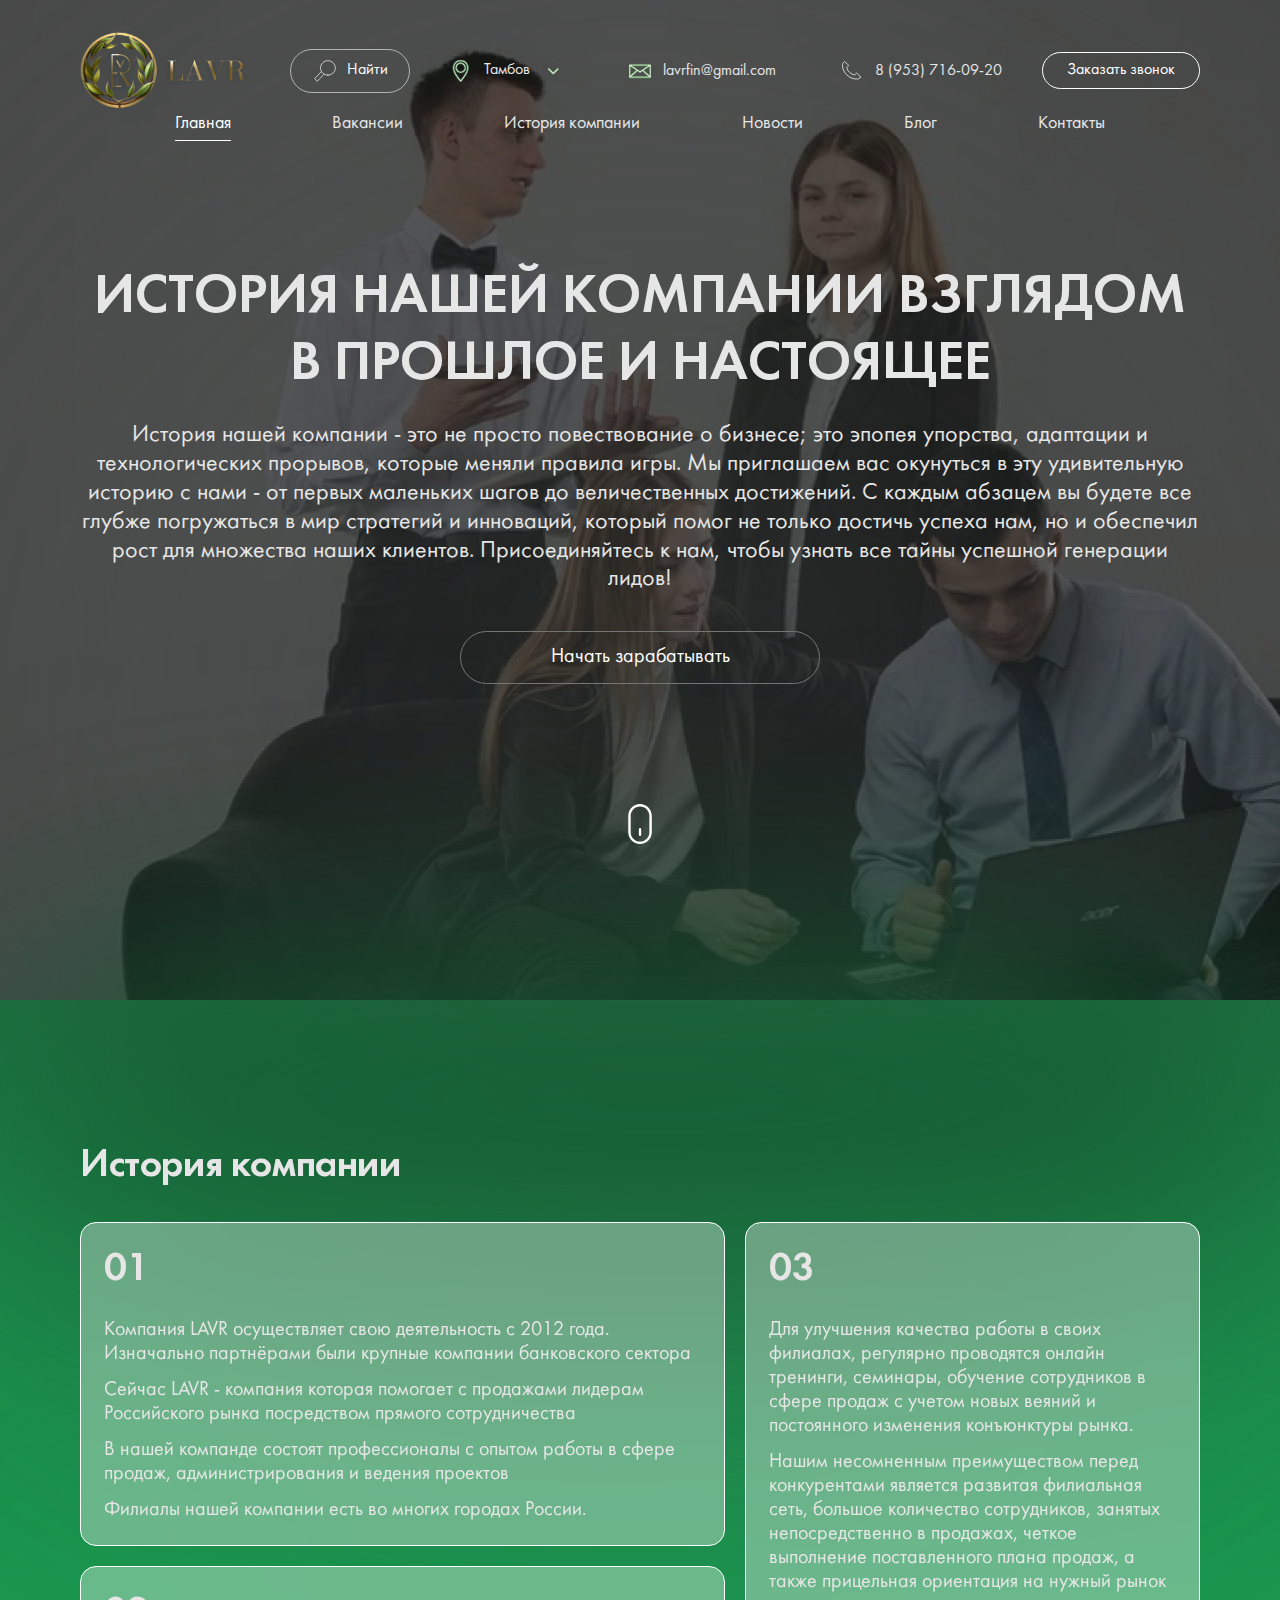
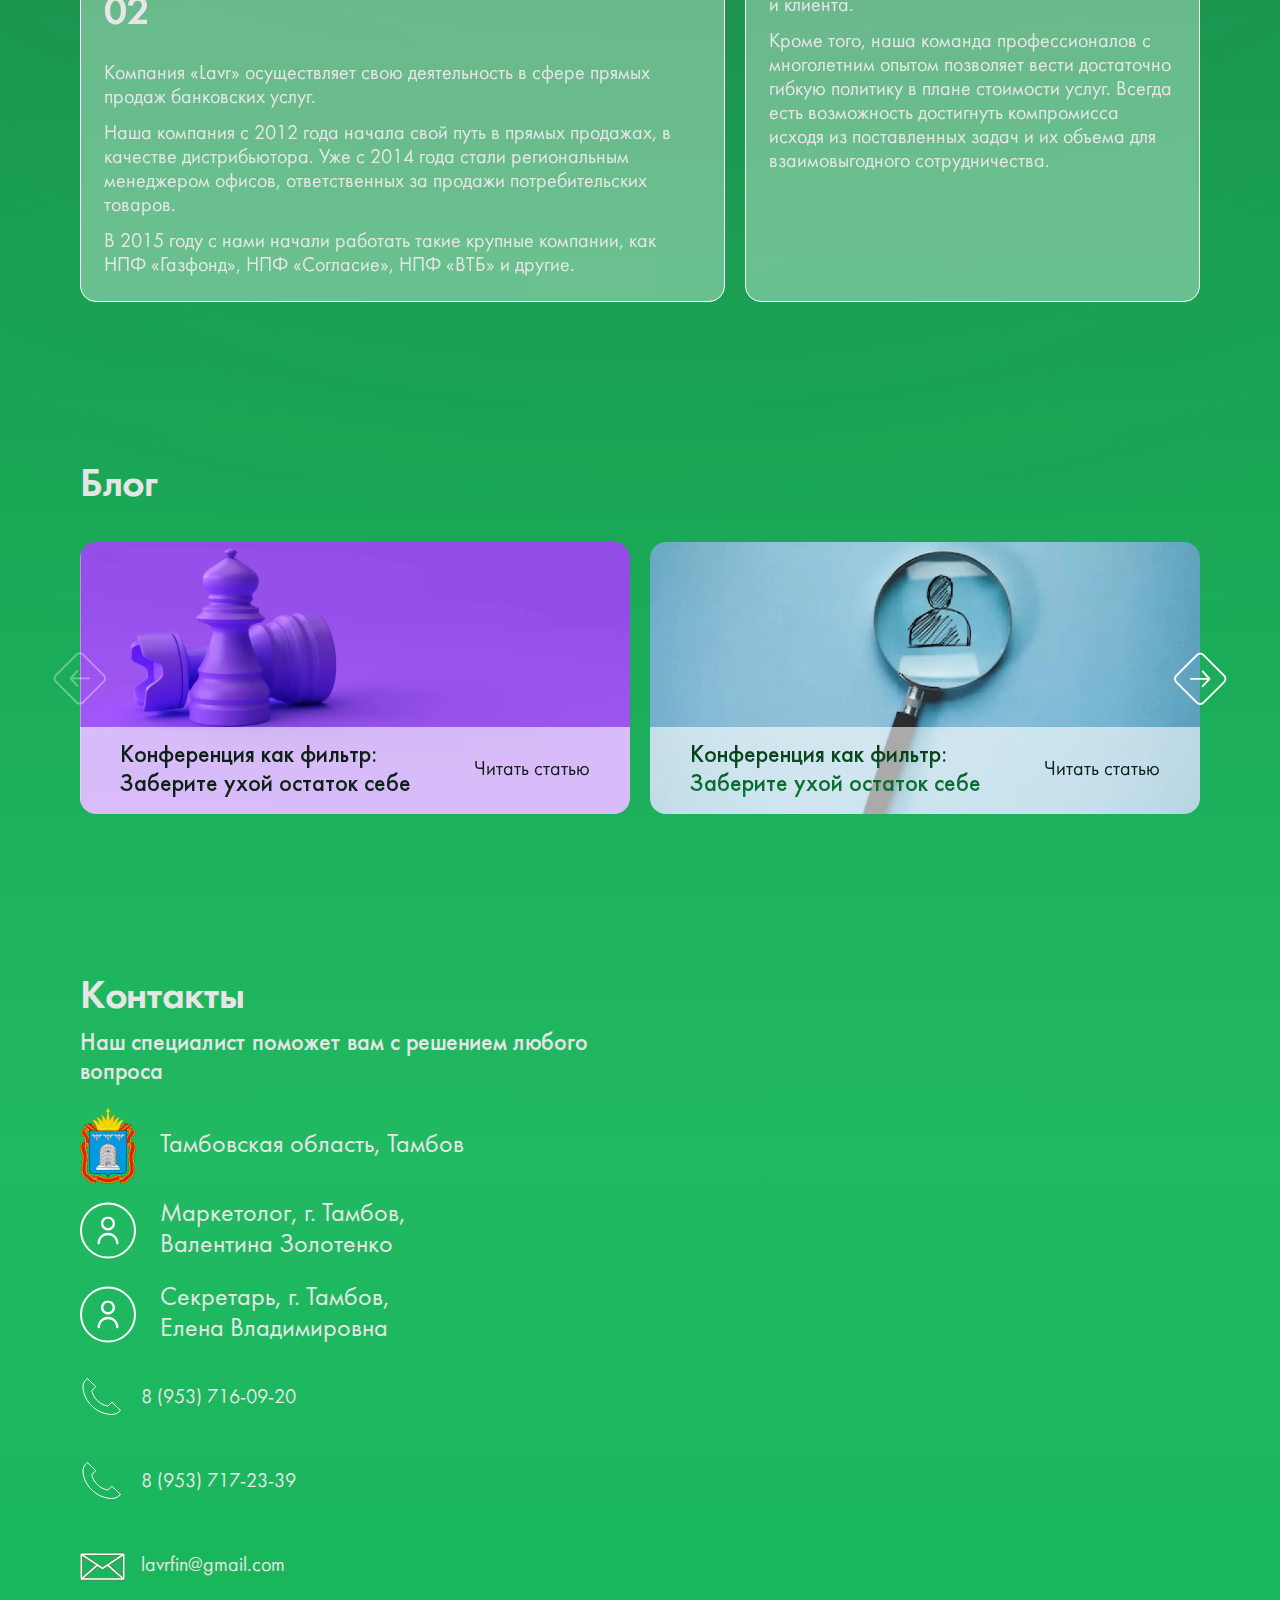
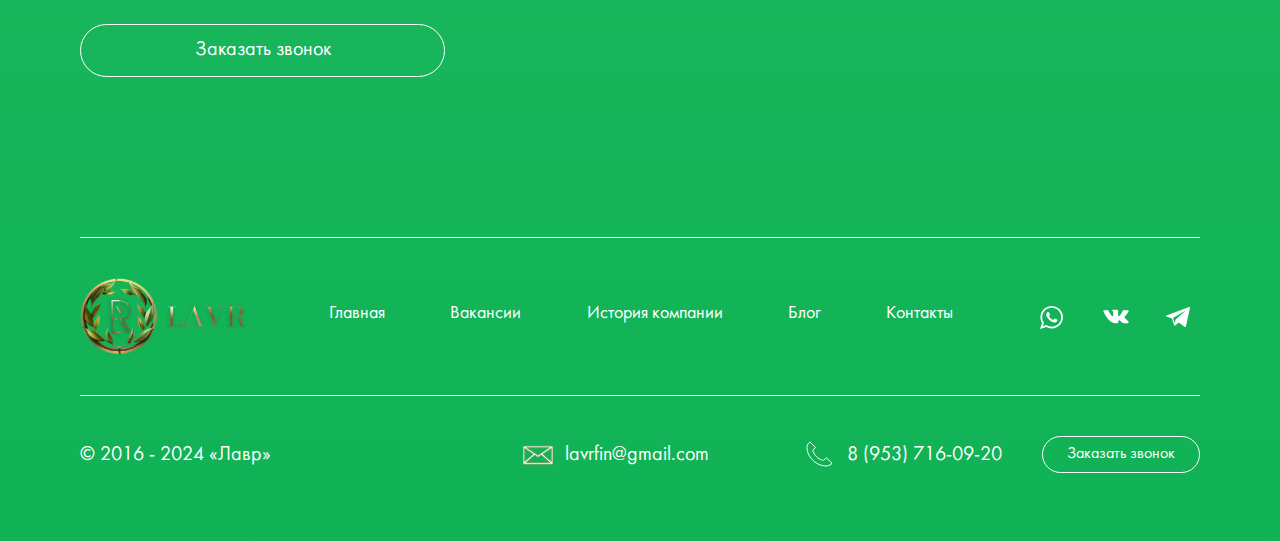
<file: history.html>
<!DOCTYPE html>
<html lang="ru">

<head>
    <meta charset="UTF-8">
    <meta name="viewport" content="width=device-width, initial-scale=1.0">
    <meta name="description" content="">
    <meta name="keywords" content="">
    <link rel="stylesheet" href="css/libs.min.css">
    <link rel="stylesheet" href="css/style.min.css">
    <title>Главная</title>
</head>

<body class="m-page history-page">
    <div class="wrapper">
        <header class="header">
            <div class="container">
                <div class="header__inner">
                    <a href="" class="header__logo">
                        <img src="img/logo.png" alt="">
                    </a>
                    <div class="header__mob">
                        <a href="tel:89537160920" class="menu__item">
                            <img src="img/phone2.svg" alt="">
                            <span>8 (953) 716-09-20</span>
                        </a>
                        <button class="burger">
                            <img src="img/burger.svg" alt="" class="_view1">
                            <img src="img/burger2.svg" alt="" class="_view2">
                        </button>
                    </div>

                    <div class="menu">
                        <div class="menu__scroll">
                            <div class="header-search">
                                <img src="img/search.svg" alt="" class="header-search__icon">
                                <div class="fg">
                                    <input type="text" placeholder="Найти">
                                </div>
                            </div>

                            <div class="menu__items">
                                <div class="city-select">
                                    <img src="img/marker3.svg" alt="" class="city-select__icon">
                                    <div class="city-select__title">
                                        <span>Тамбов</span>
                                    </div>
                                    <img src="img/arrow.svg" alt="" class="city-select__arrow">
                                </div>

                                <a href="mailto:lavrfin@gmail.com" class="menu__item">
                                    <img src="img/mail2.svg" alt="">
                                    <span>lavrfin@gmail.com</span>
                                </a>
                                <a href="tel:89537160920" class="menu__item _hide-mob">
                                    <img src="img/phone2.svg" alt="">
                                    <span>8 (953) 716-09-20</span>
                                </a>
                            </div>

                            <nav class="nav">
                                <a href="" class="nav__link _active">Главная</a>
                                <a href="" class="nav__link">Вакансии</a>
                                <a href="" class="nav__link">История компании</a>
                                <a href="" class="nav__link">Новости</a>
                                <a href="" class="nav__link">Блог</a>
                                <a href="" class="nav__link">Контакты</a>
                            </nav>

                            <button class="menu__btn m-btn m-btn-white-outline _type2">
                                <span>Заказать звонок</span>
                            </button>
                        </div>
                    </div>
                </div>
            </div>

        </header>
        <main class="content">

            <div class="main history-main">
                <div class="container">
                    <div class="main__inner">
                        <h1 class="h1">
                            история нашей компании взглядом
                            в прошлое и настоящее
                        </h1>
                        <div class="main__desc">
                            <div class="text26 text24-laptop text16-tablet">
                                История нашей компании - это не просто повествование о бизнесе; это эпопея упорства, адаптации и технологических прорывов, которые меняли правила игры. Мы приглашаем вас окунуться в эту удивительную историю с нами - от первых маленьких шагов
                                до величественных достижений. С каждым абзацем вы будете все глубже погружаться в мир стратегий и инноваций, который помог не только достичь успеха нам, но и обеспечил рост для множества наших клиентов. Присоединяйтесь к нам, чтобы узнать все тайны успешной генерации лидов!
                            </div>
                        </div>
                        <button class="main__btn m-btn m-btn-white-outline">
                            <span>Начать зарабатывать</span>
                        </button>
                        <img src="img/mouse.svg" alt="" class="main__mouse">
                    </div>
                </div>
                <div class="main__img">
                    <img class="_view1" src="img/history-main.jpg" alt="">
                    <img class="_view2" src="img/history-main-laptop.jpg" alt="">
                    <img class="_view3" src="img/history-main-mob.jpg" alt="">
                </div>
                <img src="img/ellipse.svg" alt="" class="main__ellipse _ellipse">
            </div>

            <span class="_round _round--vacancy"></span>

            <div class="history _z3">
                <div class="container">
                    <div class="h2">
                        История компании
                    </div>
                    <div class="history__grid">
                        <div class="history-card">
                            <div class="history-card__num h2">
                                01
                            </div>
                            <div class="history-card__text text">
                                <p>Компания LAVR осуществляет свою деятельность с 2012 года. Изначально партнёрами были крупные компании банковского сектора</p>
                                <p>Сейчас LAVR - компания которая помогает с продажами лидерам Российского рынка посредством прямого сотрудничества</p>
                                <p>В нашей компанде состоят профессионалы с опытом работы в сфере продаж, администрирования и ведения проектов</p>
                                <p>Филиалы нашей компании есть во многих городах России.</p>
                            </div>
                        </div>
                        <div class="history-card">
                            <div class="history-card__num h2">
                                02
                            </div>
                            <div class="history-card__text text">
                                <p>Компания «Lavr»‎ осуществляет свою деятельность в сфере прямых продаж банковских услуг.</p>
                                <p>Наша компания с 2012 года начала свой путь в прямых продажах, в качестве дистрибьютора. Уже с 2014 года стали региональным менеджером офисов, ответственных за продажи потребительских товаров. </p>
                                <p>В 2015 году с нами начали работать такие крупные компании, как НПФ «Газфонд», НПФ «Согласие», НПФ «ВТБ» и другие.</p>
                            </div>
                        </div>
                        <div class="history-card">
                            <div class="history-card__num h2">
                                03
                            </div>
                            <div class="history-card__text text">
                                <p>Для улучшения качества работы в своих филиалах, регулярно проводятся онлайн тренинги, семинары, обучение сотрудников в сфере продаж с учетом новых веяний и постоянного изменения конъюнктуры рынка.</p>
                                <p>Нашим несомненным преимуществом перед конкурентами является развитая филиальная сеть, большое количество сотрудников, занятых непосредственно в продажах, четкое выполнение поставленного плана продаж, а также прицельная ориентация на нужный рынок и клиента.</p>
                                <p>
                                    Кроме того, наша команда профессионалов
                                    с многолетним опытом позволяет вести достаточно гибкую политику в плане стоимости услуг. Всегда есть возможность достигнуть компромисса исходя
                                    из поставленных задач и их объема
                                    для взаимовыгодного сотрудничества. 
                                </p>
                            </div>
                        </div>
                    </div>
                </div>

            </div>

            <div class="blog m-section _z3">
                <div class="container">
                    <div class="h2">
                        Блог
                    </div>
                    <div class="blog-slider slider">
                        <div class="slider__wrap">
                            <div class="swiper-container">
                                <div class="swiper-wrapper">
                                    <div class="swiper-slide">
                                        <div class="blog-card ">
                                            <div class="blog-card__img">
                                                <img class="_view1" src="img/blog.webp" alt="">
                                                <img class="_view2" src="img/blog-mob.webp" alt="">
                                            </div>
                                            <div class="blog-card__content">
                                                <div class="blog-card__title h3">
                                                    Конференция как фильтр: Заберите ухой остаток себе
                                                </div>
                                                <a href="" class="blog-card__link">
                                                    Читать статью
                                                </a>
                                            </div>
                                        </div>

                                    </div>
                                    <div class="swiper-slide">
                                        <div class="blog-card _green">
                                            <div class="blog-card__img">
                                                <img class="_view1" src="img/blog2.webp" alt="">
                                                <img class="_view2" src="img/blog2-mob.webp" alt="">
                                            </div>
                                            <div class="blog-card__content">
                                                <div class="blog-card__title h3">
                                                    Конференция как фильтр: Заберите ухой остаток себе
                                                </div>
                                                <a href="" class="blog-card__link">
                                                    Читать статью
                                                </a>
                                            </div>
                                        </div>

                                    </div>
                                    <div class="swiper-slide">
                                        <div class="blog-card _green">
                                            <div class="blog-card__img">
                                                <img class="_view1" src="img/blog2.webp" alt="">
                                                <img class="_view2" src="img/blog2-mob.webp" alt="">
                                            </div>
                                            <div class="blog-card__content">
                                                <div class="blog-card__title h3">
                                                    Конференция как фильтр: Заберите ухой остаток себе
                                                </div>
                                                <a href="" class="blog-card__link">
                                                    Читать статью
                                                </a>
                                            </div>
                                        </div>

                                    </div>
                                </div>
                            </div>
                        </div>
                        <div class="swiper-button swiper-button-prev">
                            <svg width="81" height="80" viewBox="0 0 81 80" fill="none" xmlns="http://www.w3.org/2000/svg">
                                <path d="M7.1296 45.0133L34.9221 72.8058C36.3294 74.2107 38.2367 74.9998 40.2252 74.9998C42.2138 74.9998 44.121 74.2107 45.5284 72.8058L73.3184 45.0133C74.7159 43.6024 75.4999 41.6967 75.4999 39.7108C75.4999 37.7249 74.7159 35.8193 73.3184 34.4083L45.5284 6.61581C44.1206 5.21185 42.2135 4.42342 40.2252 4.42342C38.237 4.42342 36.3299 5.21185 34.9221 6.61581L7.1296 34.4083C5.73238 35.8194 4.94859 37.725 4.94859 39.7108C4.94859 41.6966 5.73238 43.6022 7.1296 45.0133ZM8.8971 36.1758L36.6896 8.38332C37.6283 7.44741 38.8997 6.92186 40.2252 6.92186C41.5507 6.92186 42.8222 7.44741 43.7609 8.38332L71.5496 36.1758C72.4812 37.1165 73.0038 38.3869 73.0038 39.7108C73.0038 41.0347 72.4812 42.3051 71.5496 43.2458L43.7609 71.0383C42.8222 71.9742 41.5507 72.4998 40.2252 72.4998C38.8997 72.4998 37.6283 71.9742 36.6896 71.0383L8.8971 43.2458C7.96097 42.3075 7.43524 41.0362 7.43524 39.7108C7.43524 38.3854 7.96097 37.1141 8.8971 36.1758ZM26.7971 38.8696L35.8984 28.8696C36.0081 28.7454 36.1414 28.6443 36.2905 28.5722C36.4397 28.5 36.6017 28.4582 36.7671 28.4492C36.9325 28.4402 37.0981 28.4642 37.2542 28.5198C37.4103 28.5754 37.5537 28.6614 37.6763 28.7729C37.7988 28.8844 37.898 29.0192 37.9679 29.1694C38.0379 29.3195 38.0774 29.4821 38.084 29.6477C38.0905 29.8132 38.0642 29.9784 38.0063 30.1337C37.9485 30.2889 37.8604 30.4312 37.7471 30.5521L30.5496 38.4608L52.7284 38.4608C53.0599 38.4608 53.3778 38.5925 53.6122 38.8269C53.8467 39.0614 53.9784 39.3793 53.9784 39.7108C53.9784 40.0423 53.8467 40.3603 53.6122 40.5947C53.3778 40.8291 53.0599 40.9608 52.7284 40.9608L30.5496 40.9608L37.7471 48.8696C37.8604 48.9905 37.9485 49.1327 38.0063 49.2879C38.0642 49.4432 38.0905 49.6084 38.084 49.774C38.0774 49.9395 38.0379 50.1021 37.9679 50.2523C37.898 50.4024 37.7988 50.5372 37.6763 50.6487C37.5537 50.7602 37.4103 50.8463 37.2542 50.9018C37.0981 50.9574 36.9325 50.9814 36.7671 50.9724C36.6017 50.9634 36.4397 50.9216 36.2905 50.8495C36.1414 50.7773 36.0081 50.6762 35.8984 50.5521L26.7971 40.5521C26.7134 40.4296 26.6371 40.3033 26.5646 40.1746C26.4808 39.9565 26.4582 39.7197 26.4992 39.4897C26.5402 39.2597 26.6432 39.0453 26.7971 38.8696Z" fill="white" />
                            </svg>
                        </div>
                        <div class="swiper-button swiper-button-next">
                            <svg width="81" height="80" viewBox="0 0 81 80" fill="none" xmlns="http://www.w3.org/2000/svg">
                                <path d="M73.8704 34.9867L46.0779 7.19418C44.6706 5.7893 42.7633 5.00024 40.7748 5.00024C38.7862 5.00024 36.879 5.7893 35.4716 7.19418L7.68164 34.9867C6.28412 36.3976 5.50012 38.3033 5.50012 40.2892C5.50012 42.2751 6.28412 44.1807 7.68164 45.5917L35.4716 73.3842C36.8794 74.7882 38.7865 75.5766 40.7748 75.5766C42.763 75.5766 44.6701 74.7882 46.0779 73.3842L73.8704 45.5917C75.2676 44.1806 76.0514 42.275 76.0514 40.2892C76.0514 38.3034 75.2676 36.3978 73.8704 34.9867ZM72.1029 43.8242L44.3104 71.6167C43.3717 72.5526 42.1003 73.0781 40.7748 73.0781C39.4493 73.0781 38.1778 72.5526 37.2391 71.6167L9.45039 43.8242C8.51881 42.8835 7.99622 41.6131 7.99622 40.2892C7.99622 38.9653 8.51881 37.6949 9.45039 36.7542L37.2391 8.96168C38.1778 8.02578 39.4493 7.50022 40.7748 7.50022C42.1003 7.50022 43.3717 8.02578 44.3104 8.96168L72.1029 36.7542C73.039 37.6925 73.5648 38.9638 73.5648 40.2892C73.5648 41.6146 73.039 42.8859 72.1029 43.8242ZM54.2029 41.1304L45.1016 51.1304C44.9919 51.2546 44.8586 51.3557 44.7095 51.4278C44.5603 51.5 44.3983 51.5418 44.2329 51.5508C44.0675 51.5598 43.9019 51.5358 43.7458 51.4802C43.5897 51.4246 43.4463 51.3386 43.3237 51.2271C43.2012 51.1156 43.102 50.9808 43.0321 50.8306C42.9621 50.6805 42.9226 50.5179 42.916 50.3523C42.9095 50.1868 42.9358 50.0216 42.9937 49.8663C43.0515 49.7111 43.1396 49.5688 43.2529 49.4479L50.4504 41.5392H28.2716C27.9401 41.5392 27.6222 41.4075 27.3878 41.1731C27.1533 40.9386 27.0216 40.6207 27.0216 40.2892C27.0216 39.9577 27.1533 39.6397 27.3878 39.4053C27.6222 39.1709 27.9401 39.0392 28.2716 39.0392H50.4504L43.2529 31.1304C43.1396 31.0095 43.0515 30.8673 42.9937 30.7121C42.9358 30.5568 42.9095 30.3916 42.916 30.226C42.9226 30.0605 42.9621 29.8979 43.0321 29.7477C43.102 29.5976 43.2012 29.4628 43.3237 29.3513C43.4463 29.2398 43.5897 29.1537 43.7458 29.0982C43.9019 29.0426 44.0675 29.0186 44.2329 29.0276C44.3983 29.0366 44.5603 29.0784 44.7095 29.1505C44.8586 29.2227 44.9919 29.3238 45.1016 29.4479L54.2029 39.4479C54.2866 39.5704 54.3629 39.6967 54.4354 39.8254C54.5192 40.0435 54.5418 40.2803 54.5008 40.5103C54.4598 40.7403 54.3568 40.9547 54.2029 41.1304Z" fill="white" />
                            </svg>
                        </div>
                    </div>
                </div>

            </div>

            <div class="contacts m-section _z3">
                <div class="container">
                    <div class="contacts__grid">
                        <div class="contacts__col1">
                            <div class="contacts__top">
                                <div class="h2">
                                    Контакты
                                </div>
                                <div class="h3">
                                    Наш специалист поможет вам с решением любого вопроса
                                </div>
                            </div>
                            <div class="contacts__items">
                                <div class="contacts__item">
                                    <img src="img/symbol.png" alt="">
                                    <span class="p-text">Тамбовская область, Тамбов</span>
                                </div>
                                <div class="contacts__item">
                                    <img src="img/user.svg" alt="">
                                    <span class="p-text">Маркетолог, г. Тамбов, <br> Валентина Золотенко</span>
                                </div>
                                <div class="contacts__item">
                                    <img src="img/user.svg" alt="">
                                    <span class="p-text">Секретарь, г. Тамбов, <br> Елена Владимировна</span>
                                </div>
                                <div class="contacts__item _type2">
                                    <img src="img/phone.svg" alt="">
                                    <a href="tel:89537160920" class="p-text">
                                        8 (953) 716-09-20
                                    </a>
                                </div>
                                <div class="contacts__item _type2">
                                    <img src="img/phone.svg" alt="">
                                    <a href="tel:89537172339" class="p-text">
                                        8 (953) 717-23-39
                                    </a>
                                </div>
                                <div class="contacts__item _type2">
                                    <img src="img/mail.svg" alt="">
                                    <a href="mailto:lavrfin@gmail.com" class="p-text">
                                        lavrfin@gmail.com
                                    </a>
                                </div>
                            </div>
                            <div class="contacts__nav">
                                <button class="contacts__btn m-btn m-btn-white-outline _type2">
                                    <span>Заказать звонок</span>
                                </button>
                            </div>
                        </div>
                        <div class="contacts__col2">
                            <div class="map">
                                <script type="text/javascript" charset="utf-8" async src="https://api-maps.yandex.ru/services/constructor/1.0/js/?um=constructor%3A403fccb98b35f502f2c08c363290c8609bc519e0f3202cb7c53b1c83c681ce4a&amp;width=100%&amp;height=100%&amp;lang=ru_RU&amp;scroll=false"></script>
                            </div>
                        </div>
                    </div>
                </div>

            </div>

        </main>
        <footer class="footer">
            <div class="container">
                <div class="footer__inner">
                    <div class="footer__top">
                        <a href="" class="footer__logo">
                            <img src="img/logo.png" alt="">
                        </a>

                        <nav class="nav">
                            <a href="" class="nav__link">Главная</a>
                            <a href="" class="nav__link">Вакансии</a>
                            <a href="" class="nav__link">История компании</a>
                            <a href="" class="nav__link">Блог</a>
                            <a href="" class="nav__link">Контакты</a>
                        </nav>

                        <div class="footer__right">
                            <div class="footer__items">
                                <a href="mailto:lavrfin@gmail.com" class="footer__item">
                                    <img src="img/mail2.svg" alt="">
                                    <span>lavrfin@gmail.com</span>
                                </a>
                                <a href="tel:89537160920" class="footer__item _hide-mob">
                                    <img src="img/phone2.svg" alt="">
                                    <span>8 (953) 716-09-20</span>
                                </a>
                                <button class="footer__btn m-btn m-btn-white-outline _type2">
                                    <span>Заказать звонок</span>
                                </button>
                            </div>
                            <div class="socials">
                                <a href="" class="socials__item">
                                    <svg width="40" height="40" viewBox="0 0 40 40" fill="none" xmlns="http://www.w3.org/2000/svg">
                                        <path d="M31 20.2041C31 26.3916 25.9451 31.4075 19.7081 31.4075C17.7289 31.4075 15.8697 30.9013 14.2512 30.0148L8 32L10.0377 25.9873C9.01024 24.2998 8.4185 22.3184 8.4185 20.2034C8.41925 14.0159 13.4727 9 19.7096 9C25.9458 9.0015 31 14.0167 31 20.2041ZM19.7074 10.7865C14.4732 10.7865 10.2155 15.0119 10.2155 20.2064C10.2155 22.2674 10.8875 24.1753 12.0237 25.7278L10.8387 29.225L14.4852 28.0663C15.9852 29.0503 17.7799 29.6233 19.7074 29.6233C24.9416 29.6233 29.2008 25.3986 29.2008 20.2041C29.2023 15.0119 24.9423 10.7865 19.7074 10.7865ZM25.4103 22.7848C25.3398 22.6716 25.1553 22.6026 24.8793 22.4646C24.6041 22.3266 23.2413 21.6629 22.9886 21.5729C22.7336 21.4806 22.5491 21.4341 22.3646 21.7094C22.1823 21.9846 21.6514 22.6026 21.4886 22.7871C21.3274 22.9708 21.1661 22.9941 20.8894 22.8583C20.6126 22.7189 19.7201 22.4309 18.6626 21.4956C17.8399 20.7666 17.2841 19.8689 17.1237 19.5936C16.9609 19.3191 17.1072 19.1706 17.2444 19.0341C17.3681 18.9104 17.5211 18.7131 17.6599 18.5519C17.7986 18.3921 17.8444 18.2789 17.9366 18.0952C18.0274 17.9114 17.9816 17.7517 17.9134 17.6129C17.8444 17.4749 17.2916 16.1249 17.0599 15.5752C16.8297 15.0262 16.5994 15.1169 16.4374 15.1169C16.2762 15.1169 16.0917 15.0944 15.9072 15.0944C15.7227 15.0944 15.4227 15.1612 15.1699 15.4364C14.9172 15.7117 14.2017 16.3754 14.2017 17.7269C14.2017 19.0799 15.1924 20.3841 15.3312 20.5671C15.4707 20.7494 17.2466 23.6136 20.0599 24.7131C22.8746 25.8118 22.8746 25.4451 23.3816 25.3986C23.8901 25.3521 25.0196 24.7348 25.2491 24.0943C25.4801 23.4508 25.4801 22.8996 25.4103 22.7848Z" fill="white" />
                                    </svg>
                                </a>
                                <a href="" class="socials__item">
                                    <svg width="41" height="40" viewBox="0 0 41 40" fill="none" xmlns="http://www.w3.org/2000/svg">
                                        <path d="M33.2683 25.4871C33.1984 25.3767 32.7661 24.4902 30.6859 22.6683C28.5083 20.7604 28.8008 21.0702 31.4237 17.7713C33.0212 15.7622 33.6599 14.5353 33.46 14.0108C33.2699 13.5108 32.0949 13.6427 32.0949 13.6427L28.1881 13.6642C28.1881 13.6642 27.8989 13.6274 27.6827 13.7486C27.4731 13.8682 27.3382 14.1442 27.3382 14.1442C27.3382 14.1442 26.719 15.6994 25.8935 17.0214C24.153 19.8111 23.4558 19.9583 23.1714 19.785C22.51 19.3817 22.6757 18.1624 22.6757 17.2974C22.6757 14.5936 23.1096 13.4664 21.829 13.175C21.4033 13.0783 21.0912 13.0139 20.004 13.0032C18.6097 12.9894 17.4282 13.0078 16.7603 13.3161C16.315 13.5216 15.9721 13.9801 16.1818 14.0062C16.4401 14.0384 17.0252 14.155 17.3356 14.5537C17.737 15.0675 17.7224 16.2239 17.7224 16.2239C17.7224 16.2239 17.9531 19.4062 17.1844 19.8019C16.6563 20.0733 15.9331 19.5197 14.3811 16.9876C13.5864 15.6917 12.9851 14.2577 12.9851 14.2577C12.9851 14.2577 12.8698 13.9909 12.6634 13.8482C12.4131 13.6749 12.0621 13.6197 12.0621 13.6197L8.34705 13.6412C8.34705 13.6412 7.78963 13.6565 7.58487 13.885C7.40286 14.089 7.57024 14.5092 7.57024 14.5092C7.57024 14.5092 10.4792 20.9306 13.7717 24.1682C16.7928 27.1358 20.2218 26.941 20.2218 26.941H21.7754C21.7754 26.941 22.2451 26.8919 22.484 26.6481C22.705 26.4242 22.6969 26.004 22.6969 26.004C22.6969 26.004 22.666 24.0363 23.6345 23.7464C24.5885 23.4612 25.8138 25.6482 27.1123 26.4901C28.0939 27.1266 28.8398 26.987 28.8398 26.987L32.3127 26.941C32.3127 26.941 34.1296 26.8352 33.2683 25.4871Z" fill="white" />
                                    </svg>
                                </a>
                                <a href="" class="socials__item">
                                    <svg width="40" height="40" viewBox="0 0 40 40" fill="none" xmlns="http://www.w3.org/2000/svg">
                                        <path d="M6.42391 19.5899L11.954 21.5654L14.0945 28.154C14.2314 28.576 14.7706 28.732 15.1284 28.4519L18.211 26.0467C18.5341 25.7948 18.9943 25.7822 19.332 26.0168L24.8919 29.8803C25.2747 30.1466 25.817 29.9458 25.913 29.5031L29.9859 10.7519C30.0907 10.2683 29.5942 9.86481 29.1131 10.0429L6.41743 18.4228C5.85735 18.6295 5.86223 19.3885 6.42391 19.5899ZM13.7495 20.5138L24.5574 14.1427C24.7516 14.0285 24.9515 14.2799 24.7847 14.428L15.865 22.3637C15.5515 22.643 15.3493 23.0168 15.292 23.4225L14.9882 25.5777C14.9479 25.8654 14.5256 25.894 14.4426 25.6155L13.2741 21.6856C13.1402 21.2373 13.3353 20.7585 13.7495 20.5138Z" fill="white" />
                                    </svg>
                                </a>
                            </div>

                        </div>
                    </div>

                    <div class="footer__bottom">
                        <div class="footer__c">
                            © 2016 - 2024 «Лавр»
                        </div>
                    </div>
                </div>
            </div>

        </footer>
    </div>

    <script src="js/libs.min.js"></script>
    <script src="js/main.min.js"></script>

</body>

</html>
</file>
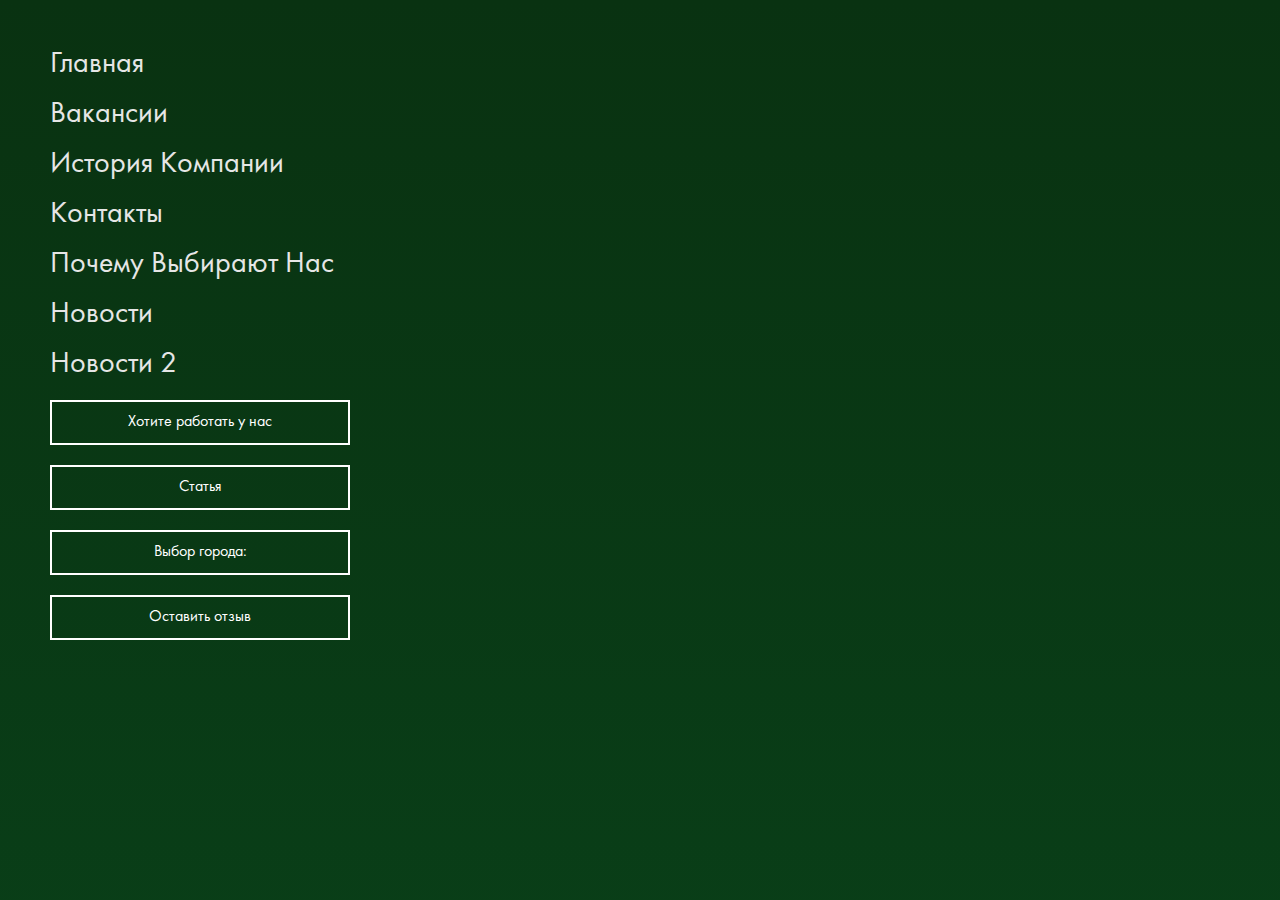
<file: nav.html>
<!DOCTYPE html>
<html lang="ru">

<head>
    <meta charset="UTF-8">
    <meta name="viewport" content="width=device-width, initial-scale=1.0">
    <meta name="description" content="">
    <meta name="keywords" content="">
    <link rel="stylesheet" href="css/libs.min.css">
    <link rel="stylesheet" href="css/style.min.css">
    <title>Главная</title>
</head>


<style>
    .wrapper a {
        font-size: 30px;
        text-transform: capitalize;
    }

    .wrapper button {
        margin-bottom: 25px;
        width: 300px;
        height: 45px;
    }
</style>

<body class="m-page">

    <div class="wrapper" style="padding: 50px;">
        <a href="index.html" style="display: block; margin-bottom: 20px;">
            Главная
        </a>
        <a href="vacancies.html" style="display: block; margin-bottom: 20px;">
            Вакансии
        </a>
        <a href="history.html" style="display: block; margin-bottom: 20px;">
            История компании
        </a>
        <a href="contacts.html" style="display: block; margin-bottom: 20px;">
            Контакты
        </a>
        <a href="why.html" style="display: block; margin-bottom: 20px;">
            Почему выбирают нас
        </a>
        <a href="news.html" style="display: block; margin-bottom: 20px;">
            Новости
        </a>
        <a href="news-item.html" style="display: block; margin-bottom: 20px;">
            Новости 2
        </a>




        <button data-modal="workModal" style="border: 2px solid #fff; color: #fff; margin-bottom: 20px;">
            Хотите работать у нас
        </button>
        <button data-modal="newsModal" style="border: 2px solid #fff; color: #fff; margin-bottom: 20px;">
            Статья
        </button>
        <button data-modal="cityModal" style="border: 2px solid #fff; color: #fff; margin-bottom: 20px;">
            Выбор города:
        </button>
        <button data-modal="reviewModal" style="border: 2px solid #fff; color: #fff; margin-bottom: 20px;">
            Оставить отзыв
        </button>


    </div>







    <div class="modal" id="workModal">
        <div class="modal__bg modal-bg _close-modal"></div>
        <div class="modal__dialog">
            <button class="close-btn _close-modal">
                <svg width="24" height="24" viewBox="0 0 24 24" fill="none" xmlns="http://www.w3.org/2000/svg">
                    <path d="M4.78141 20.0001C4.62687 20.0001 4.47579 19.9543 4.34729 19.8685C4.21878 19.7826 4.11862 19.6606 4.05948 19.5178C4.00033 19.3751 3.98486 19.2179 4.01502 19.0664C4.04518 18.9148 4.11961 18.7756 4.2289 18.6663L18.6666 4.22861C18.8132 4.08208 19.0119 3.99976 19.2191 3.99976C19.4264 3.99976 19.6251 4.08208 19.7716 4.22861C19.9182 4.37515 20.0005 4.57389 20.0005 4.78112C20.0005 4.98835 19.9182 5.18709 19.7716 5.33363L5.33392 19.7713C5.26143 19.844 5.1753 19.9016 5.08048 19.9408C4.98567 19.9801 4.88403 20.0002 4.78141 20.0001Z" fill="black" />
                    <path d="M19.2191 20.0001C19.1165 20.0002 19.0148 19.9801 18.92 19.9408C18.8252 19.9016 18.7391 19.844 18.6666 19.7713L4.22886 5.33363C4.08232 5.18709 4 4.98835 4 4.78112C4 4.57389 4.08232 4.37515 4.22886 4.22861C4.37539 4.08208 4.57413 3.99976 4.78136 3.99976C4.9886 3.99976 5.18734 4.08208 5.33387 4.22861L19.7716 18.6663C19.8809 18.7756 19.9553 18.9148 19.9855 19.0664C20.0156 19.2179 20.0002 19.3751 19.941 19.5178C19.8819 19.6606 19.7817 19.7826 19.6532 19.8685C19.5247 19.9543 19.3736 20.0001 19.2191 20.0001Z" fill="black" />
                </svg>
            </button>
            <div class="modal__top">
                <div class="modal__title">
                    Хотите работать у нас
                </div>
                <div class="modal__desc p-text">
                    Оставьте заявку и мы с вами свяжемся
                </div>
            </div>
            <form action="" class="modal-form">
                <div class="fg">
                    <input type="text" placeholder="Имя">
                </div>
                <div class="fg">
                    <input type="tel" placeholder="+7 000 000 00 00">
                </div>
                <div class="fg">
                    <input type="text" placeholder="Город">
                </div>
                <div class="fg">
                    <textarea placeholder="Опыт работы"></textarea>
                </div>
                <button class="modal-form__btn m-btn m-btn-black">
                    <span>Отправить</span>
                </button>
            </form>
        </div>
    </div>

    <div class="modal news-modal" id="newsModal">
        <div class="modal__bg modal-bg _close-modal"></div>
        <div class="modal__dialog">
            <button class="close-btn _close-modal">
                <svg width="24" height="24" viewBox="0 0 24 24" fill="none" xmlns="http://www.w3.org/2000/svg">
                    <path d="M4.78141 20.0001C4.62687 20.0001 4.47579 19.9543 4.34729 19.8685C4.21878 19.7826 4.11862 19.6606 4.05948 19.5178C4.00033 19.3751 3.98486 19.2179 4.01502 19.0664C4.04518 18.9148 4.11961 18.7756 4.2289 18.6663L18.6666 4.22861C18.8132 4.08208 19.0119 3.99976 19.2191 3.99976C19.4264 3.99976 19.6251 4.08208 19.7716 4.22861C19.9182 4.37515 20.0005 4.57389 20.0005 4.78112C20.0005 4.98835 19.9182 5.18709 19.7716 5.33363L5.33392 19.7713C5.26143 19.844 5.1753 19.9016 5.08048 19.9408C4.98567 19.9801 4.88403 20.0002 4.78141 20.0001Z" fill="black" />
                    <path d="M19.2191 20.0001C19.1165 20.0002 19.0148 19.9801 18.92 19.9408C18.8252 19.9016 18.7391 19.844 18.6666 19.7713L4.22886 5.33363C4.08232 5.18709 4 4.98835 4 4.78112C4 4.57389 4.08232 4.37515 4.22886 4.22861C4.37539 4.08208 4.57413 3.99976 4.78136 3.99976C4.9886 3.99976 5.18734 4.08208 5.33387 4.22861L19.7716 18.6663C19.8809 18.7756 19.9553 18.9148 19.9855 19.0664C20.0156 19.2179 20.0002 19.3751 19.941 19.5178C19.8819 19.6606 19.7817 19.7826 19.6532 19.8685C19.5247 19.9543 19.3736 20.0001 19.2191 20.0001Z" fill="black" />
                </svg>
            </button>
            <div class="news-modal__img">
                <img src="img/news4.webp" alt="">
            </div>
            <div class="news-modal__content">
                <div class="news-modal__title h2">
                    Как привлекать потенциальных клиентов в банк
                </div>
                <div class="news-modal__text text">
                    <p>
                        Как привлекать потенциальных клиентов в банк <br>
                    В современном мире банкам приходится тяжело конкурировать за внимание клиентов. <br>
                    Однако есть несколько проверенных способов привлечения новых пользователей. <br>
                    Персонализация предложений – ключ к сердцу клиента. Используйте данные для создания индивидуальных услуг
                    и продуктов, которые отвечают конкретным потребностям каждого.
                    </p>
                    <p>
                        Цифровое присутствие – ваш сайт и мобильное приложение должны быть не только функциональными, но и удобными
                        для пользователя. Инвестируйте в UX/UI дизайн и обеспечьте безопасность онлайн-операций. <br>
                    Социальные сети и контент-маркетинг – активно используйте платформы для общения с аудиторией. Обучающий контент, полезные статьи помогут установить доверительные отношения с потенциальными клиентами.
                        <br>
                    Лояльность и реферальные программы – предоставляйте бонусы за привлечение новых клиентов и разработайте программы лояльности для поощрения постоянства.
                    </p>
                    <p>
                        И помните: каждый клиент ценит индивидуальный подход, безопасность своих финансов и качество обслуживания.
                        <br>
                    Уделите этим аспектам особое внимание, чтобы выделиться на фоне конкурентов.
                    </p>
                </div>
            </div>
        </div>
    </div>

    <div class="modal city-modal" id="cityModal">
        <div class="modal__bg modal-bg _close-modal"></div>
        <div class="modal__dialog">
            <button class="close-btn _close-modal">
                <svg width="24" height="24" viewBox="0 0 24 24" fill="none" xmlns="http://www.w3.org/2000/svg">
                    <path d="M4.78141 20.0001C4.62687 20.0001 4.47579 19.9543 4.34729 19.8685C4.21878 19.7826 4.11862 19.6606 4.05948 19.5178C4.00033 19.3751 3.98486 19.2179 4.01502 19.0664C4.04518 18.9148 4.11961 18.7756 4.2289 18.6663L18.6666 4.22861C18.8132 4.08208 19.0119 3.99976 19.2191 3.99976C19.4264 3.99976 19.6251 4.08208 19.7716 4.22861C19.9182 4.37515 20.0005 4.57389 20.0005 4.78112C20.0005 4.98835 19.9182 5.18709 19.7716 5.33363L5.33392 19.7713C5.26143 19.844 5.1753 19.9016 5.08048 19.9408C4.98567 19.9801 4.88403 20.0002 4.78141 20.0001Z" fill="black" />
                    <path d="M19.2191 20.0001C19.1165 20.0002 19.0148 19.9801 18.92 19.9408C18.8252 19.9016 18.7391 19.844 18.6666 19.7713L4.22886 5.33363C4.08232 5.18709 4 4.98835 4 4.78112C4 4.57389 4.08232 4.37515 4.22886 4.22861C4.37539 4.08208 4.57413 3.99976 4.78136 3.99976C4.9886 3.99976 5.18734 4.08208 5.33387 4.22861L19.7716 18.6663C19.8809 18.7756 19.9553 18.9148 19.9855 19.0664C20.0156 19.2179 20.0002 19.3751 19.941 19.5178C19.8819 19.6606 19.7817 19.7826 19.6532 19.8685C19.5247 19.9543 19.3736 20.0001 19.2191 20.0001Z" fill="black" />
                </svg>
            </button>
            <div class="city-modal__grid">
                <div class="city-modal__col">
                    <div class="h2">
                        Выбор города:
                    </div>
                    <div class="city-modal__items">
                        <a href="" class="city-modal__item _active">Тамбов</a>
                        <a href="" class="city-modal__item">Тула</a>
                        <a href="" class="city-modal__item">Ростов-на-Дону</a>
                        <a href="" class="city-modal__item">Ростов</a>
                        <a href="" class="city-modal__item">Воронеж</a>
                        <a href="" class="city-modal__item">Липецк</a>
                        <a href="" class="city-modal__item">Ярославль</a>
                        <a href="" class="city-modal__item">Волгоград</a>
                        <a href="" class="city-modal__item">Владимир</a>
                        <a href="" class="city-modal__item">Нижний Новгород</a>
                        <a href="" class="city-modal__item">Саратов</a>
                    </div>
                </div>
                <div class="city-modal__col2">
                    <form action="" class="modal-form">
                        <div class="modal-form__top">
                            <div class="modal-form__title">
                                Вашего города нет в списке?
                            </div>
                            <div class="modal-form__desc p-text">
                                Подайте заявку на партнерство с нами
                            </div>
                        </div>
                        <div class="fg">
                            <input type="text" placeholder="Имя">
                        </div>
                        <div class="fg">
                            <input type="tel" placeholder="+7 000 000 00 00">
                        </div>
                        <div class="fg">
                            <input type="text" placeholder="Город">
                        </div>
                        <div class="fg">
                            <textarea placeholder="Опыт работы"></textarea>
                        </div>
                        <button class="modal-form__btn m-btn m-btn-black-outline">
                            <span>Отправить</span>
                        </button>
                    </form>
                </div>
            </div>
        </div>
    </div>

    <div class="modal review-modal" id="reviewModal">
        <div class="modal__bg modal-bg _close-modal"></div>
        <div class="modal__dialog">
            <div class="review-modal__top">
                <div class="h2">
                    Оставить отзыв
                </div>
                <button class="close-btn _close-modal">
                    <svg width="24" height="24" viewBox="0 0 24 24" fill="none" xmlns="http://www.w3.org/2000/svg">
                        <path d="M4.78141 20.0001C4.62687 20.0001 4.47579 19.9543 4.34729 19.8685C4.21878 19.7826 4.11862 19.6606 4.05948 19.5178C4.00033 19.3751 3.98486 19.2179 4.01502 19.0664C4.04518 18.9148 4.11961 18.7756 4.2289 18.6663L18.6666 4.22861C18.8132 4.08208 19.0119 3.99976 19.2191 3.99976C19.4264 3.99976 19.6251 4.08208 19.7716 4.22861C19.9182 4.37515 20.0005 4.57389 20.0005 4.78112C20.0005 4.98835 19.9182 5.18709 19.7716 5.33363L5.33392 19.7713C5.26143 19.844 5.1753 19.9016 5.08048 19.9408C4.98567 19.9801 4.88403 20.0002 4.78141 20.0001Z" fill="black" />
                        <path d="M19.2191 20.0001C19.1165 20.0002 19.0148 19.9801 18.92 19.9408C18.8252 19.9016 18.7391 19.844 18.6666 19.7713L4.22886 5.33363C4.08232 5.18709 4 4.98835 4 4.78112C4 4.57389 4.08232 4.37515 4.22886 4.22861C4.37539 4.08208 4.57413 3.99976 4.78136 3.99976C4.9886 3.99976 5.18734 4.08208 5.33387 4.22861L19.7716 18.6663C19.8809 18.7756 19.9553 18.9148 19.9855 19.0664C20.0156 19.2179 20.0002 19.3751 19.941 19.5178C19.8819 19.6606 19.7817 19.7826 19.6532 19.8685C19.5247 19.9543 19.3736 20.0001 19.2191 20.0001Z" fill="black" />
                    </svg>
                </button>
            </div>

            <form action="" class="review-form">
                <div class="fg">
                    <input type="text" placeholder="Имя">
                </div>
                <div class="fg">
                    <input type="tel" placeholder="+7 000 000 00 00">
                </div>
                <div class="fg">
                    <input type="text" placeholder="Город">
                </div>
                <div class="fg">
                    <input type="text" placeholder="Заголовок отзыва">
                </div>
                <div class="fg _full">
                    <textarea placeholder="Опыт работы"></textarea>
                </div>
                <div class="review-form__nav _full">
                    <div class="m-check">
                        <input type="checkbox">
                        <label>
                            <span>Нажимая кнопку заказать звонок, вы <br> соглашаетесь с политикой конфиденциальности</span>
                        </label>
                    </div>

                    <button class="review-form__btn m-btn m-btn-black-outline">
                        <span>Отправить отзыв</span>
                    </button>
                </div>
            </form>
        </div>
    </div>

    <!--  -->
    <script src="js/libs.min.js"></script>
    <script src="js/main.min.js"></script>

</body>

</html>
</file>
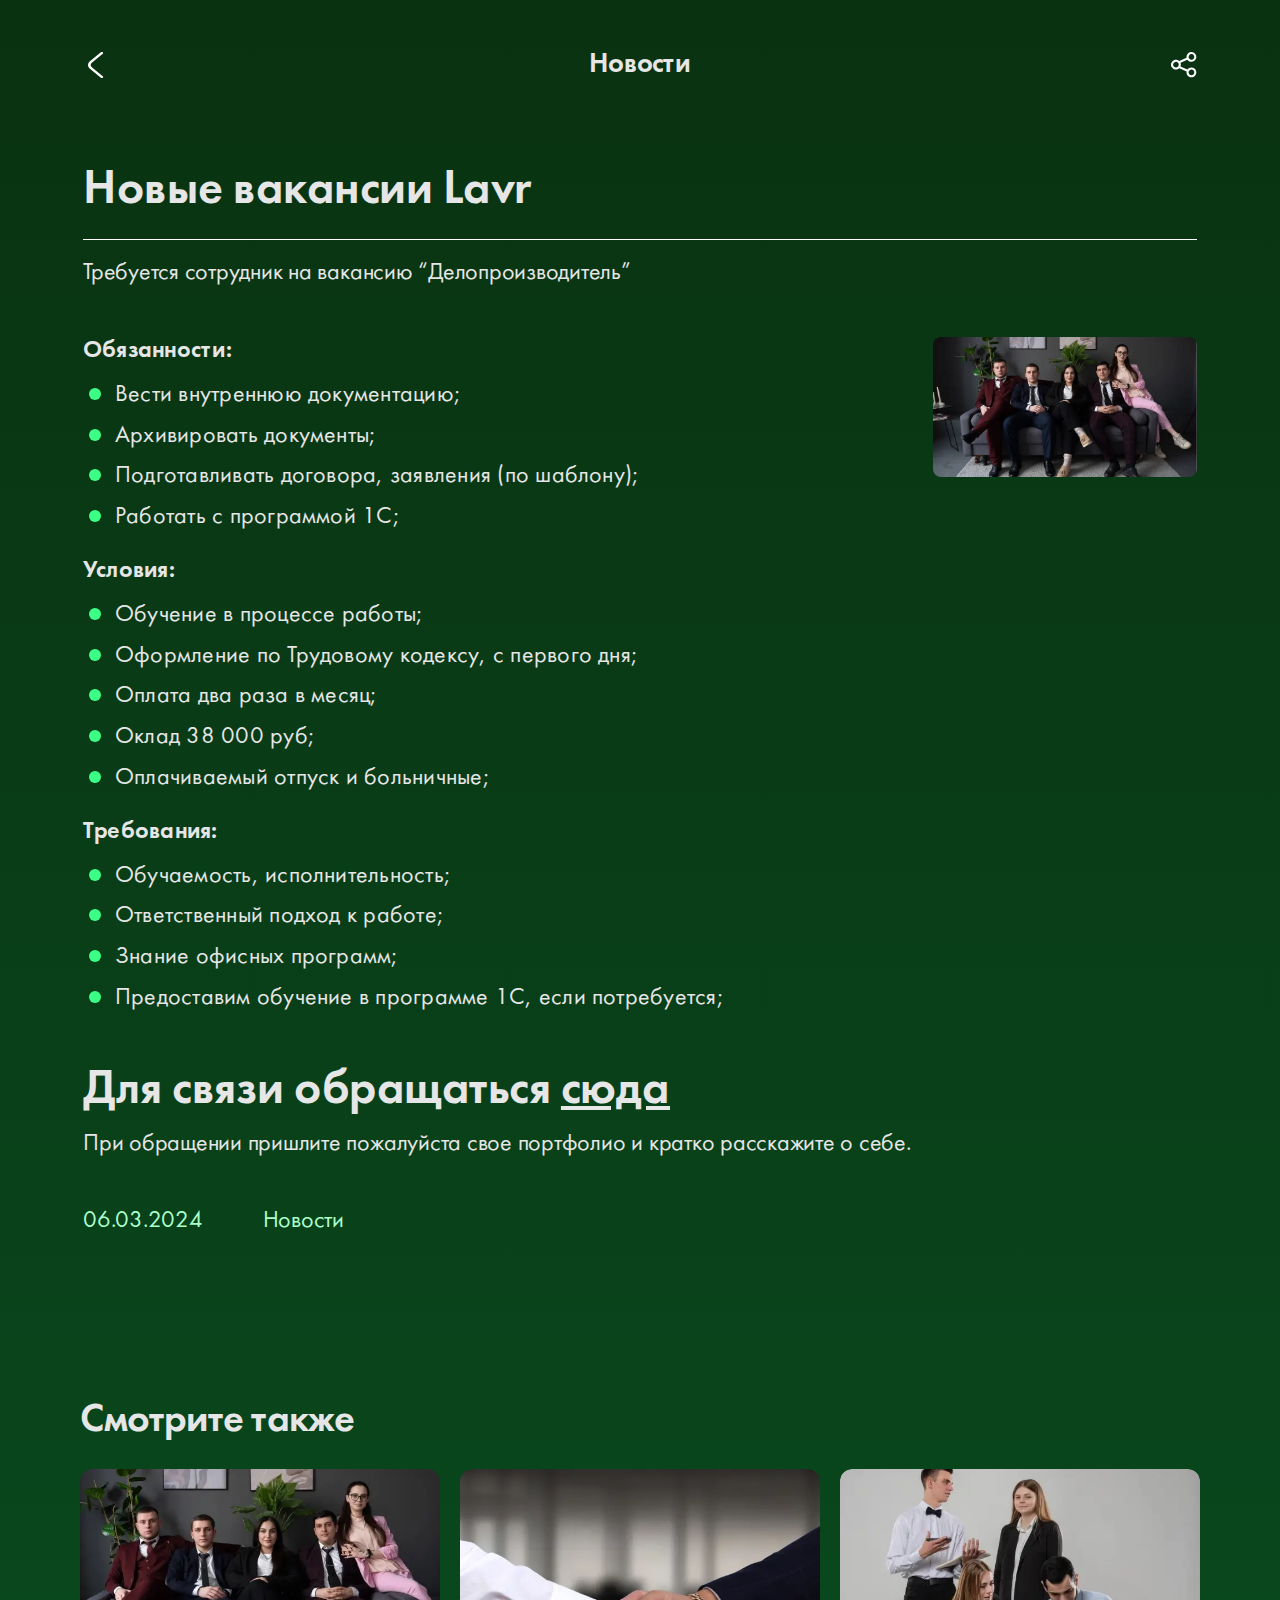
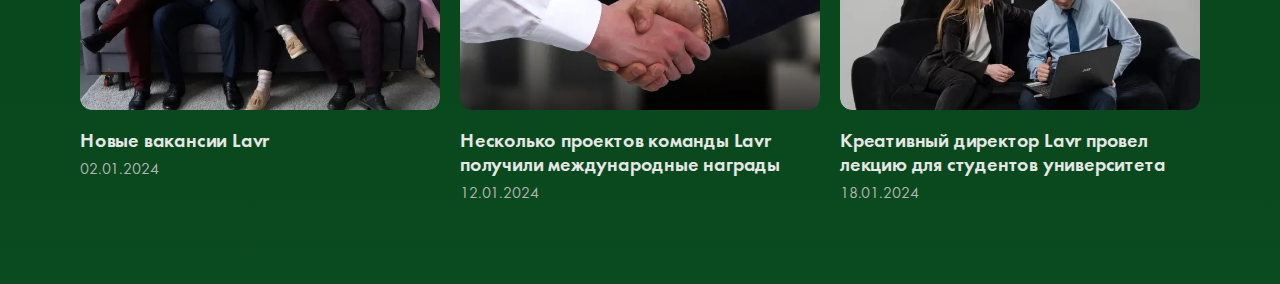
<file: news-item.html>
<!DOCTYPE html>
<html lang="ru">

<head>
    <meta charset="UTF-8">
    <meta name="viewport" content="width=device-width, initial-scale=1.0">
    <meta name="description" content="">
    <meta name="keywords" content="">
    <link rel="stylesheet" href="css/libs.min.css">
    <link rel="stylesheet" href="css/style.min.css">
    <title>Новости</title>
</head>

<body class="m-page vacancy-page">
    <div class="wrapper">

        <main class="content">

            <div class="news-item _z3">
                <div class="container">
                    <div class="news-item__top">
                        <a href="" class="news-item__back">
                            <img src="img/back.svg" alt="">
                        </a>
                        <div class="news-item__title">
                            Новости
                        </div>
                        <a href="" class="news-item__share">
                            <img src="img/share.svg" alt="">
                        </a>
                    </div>
                    <div class="news-item__bottom">
                        <div class="news-item__subtitle">
                            Новые вакансии Lavr
                        </div>
                        <div class="news-item__subtitle2">
                            <span>
                                Требуется сотрудник на вакансию “Делопроизводитель”
                            </span>
                        </div>
                        <div class="news-item__grid">
                            <div class="news-item__col">
                                <div class="news-group">
                                    <div class="news-group__title">
                                        Обязанности:
                                    </div>
                                    <ul class="news-group__list">
                                        <li>Вести внутреннюю документацию;</li>
                                        <li>Архивировать документы;</li>
                                        <li>Подготавливать договора, заявления (по шаблону);</li>
                                        <li>Работать с программой 1С;</li>
                                    </ul>
                                </div>
                                <div class="news-group">
                                    <div class="news-group__title">
                                        Условия:
                                    </div>
                                    <ul class="news-group__list">
                                        <li>Обучение в процессе работы;</li>
                                        <li>Оформление по Трудовому кодексу, с первого дня;</li>
                                        <li>Оплата два раза в месяц;</li>
                                        <li>Оклад 38 000 руб;</li>
                                        <li>Оплачиваемый отпуск и больничные;</li>
                                    </ul>
                                </div>
                                <div class="news-group">
                                    <div class="news-group__title">
                                        Требования:
                                    </div>
                                    <ul class="news-group__list">
                                        <li>Обучаемость, исполнительность;</li>
                                        <li>Ответственный подход к работе;</li>
                                        <li>Знание офисных программ;</li>
                                        <li>Предоставим обучение в программе 1С, если потребуется;</li>
                                    </ul>
                                </div>
                            </div>
                            <div class="news-item__col2">
                                <img src="img/news.webp" alt="" class="news-item__img">
                            </div>
                        </div>
                        <div class="feedback">
                            <div class="feedback__title">
                                Для связи обращаться <a href="">сюда</a>
                            </div>
                            <div class="feedback__desc">
                                При обращении пришлите пожалуйста свое портфолио и кратко расскажите о себе.
                            </div>
                            <div class="feedback__bottom">
                                <div class="feedback__date">06.03.2024</div>
                                <div class="feedback__type">Новости</div>
                            </div>
                        </div>
                    </div>
                </div>
            </div>


            <div class="news2 m-section _z3">
                <div class="container">
                    <div class="h2">Смотрите также</div>

                    <div class="news__grid grid3">
                        <div class="news-card">
                            <a href="" class="news-card__img _scale-img">
                                <img src="img/news.webp" alt="">
                            </a>
                            <div class="news-card__content">
                                <div class="news-card__title">
                                    <a href="">Новые вакансии Lavr </a>
                                </div>
                                <div class="news-card__date">
                                    02.01.2024
                                </div>
                            </div>
                        </div>

                        <div class="news-card">
                            <a href="" class="news-card__img _scale-img">
                                <img src="img/news2.webp" alt="">
                            </a>
                            <div class="news-card__content">
                                <div class="news-card__title">
                                    <a href="">Несколько проектов команды Lavr получили международные награды</a>
                                </div>
                                <div class="news-card__date">
                                    12.01.2024
                                </div>
                            </div>
                        </div>

                        <div class="news-card">
                            <a href="" class="news-card__img _scale-img">
                                <img src="img/news3.webp" alt="">
                            </a>
                            <div class="news-card__content">
                                <div class="news-card__title">
                                    <a href="">Креативный директор Lavr провел лекцию для студентов университета</a>
                                </div>
                                <div class="news-card__date">
                                    18.01.2024
                                </div>
                            </div>
                        </div>

                    </div>
                </div>
            </div>

        </main>
    </div>

    <script src="js/libs.min.js"></script>
    <script src="js/main.min.js"></script>

</body>

</html>
</file>
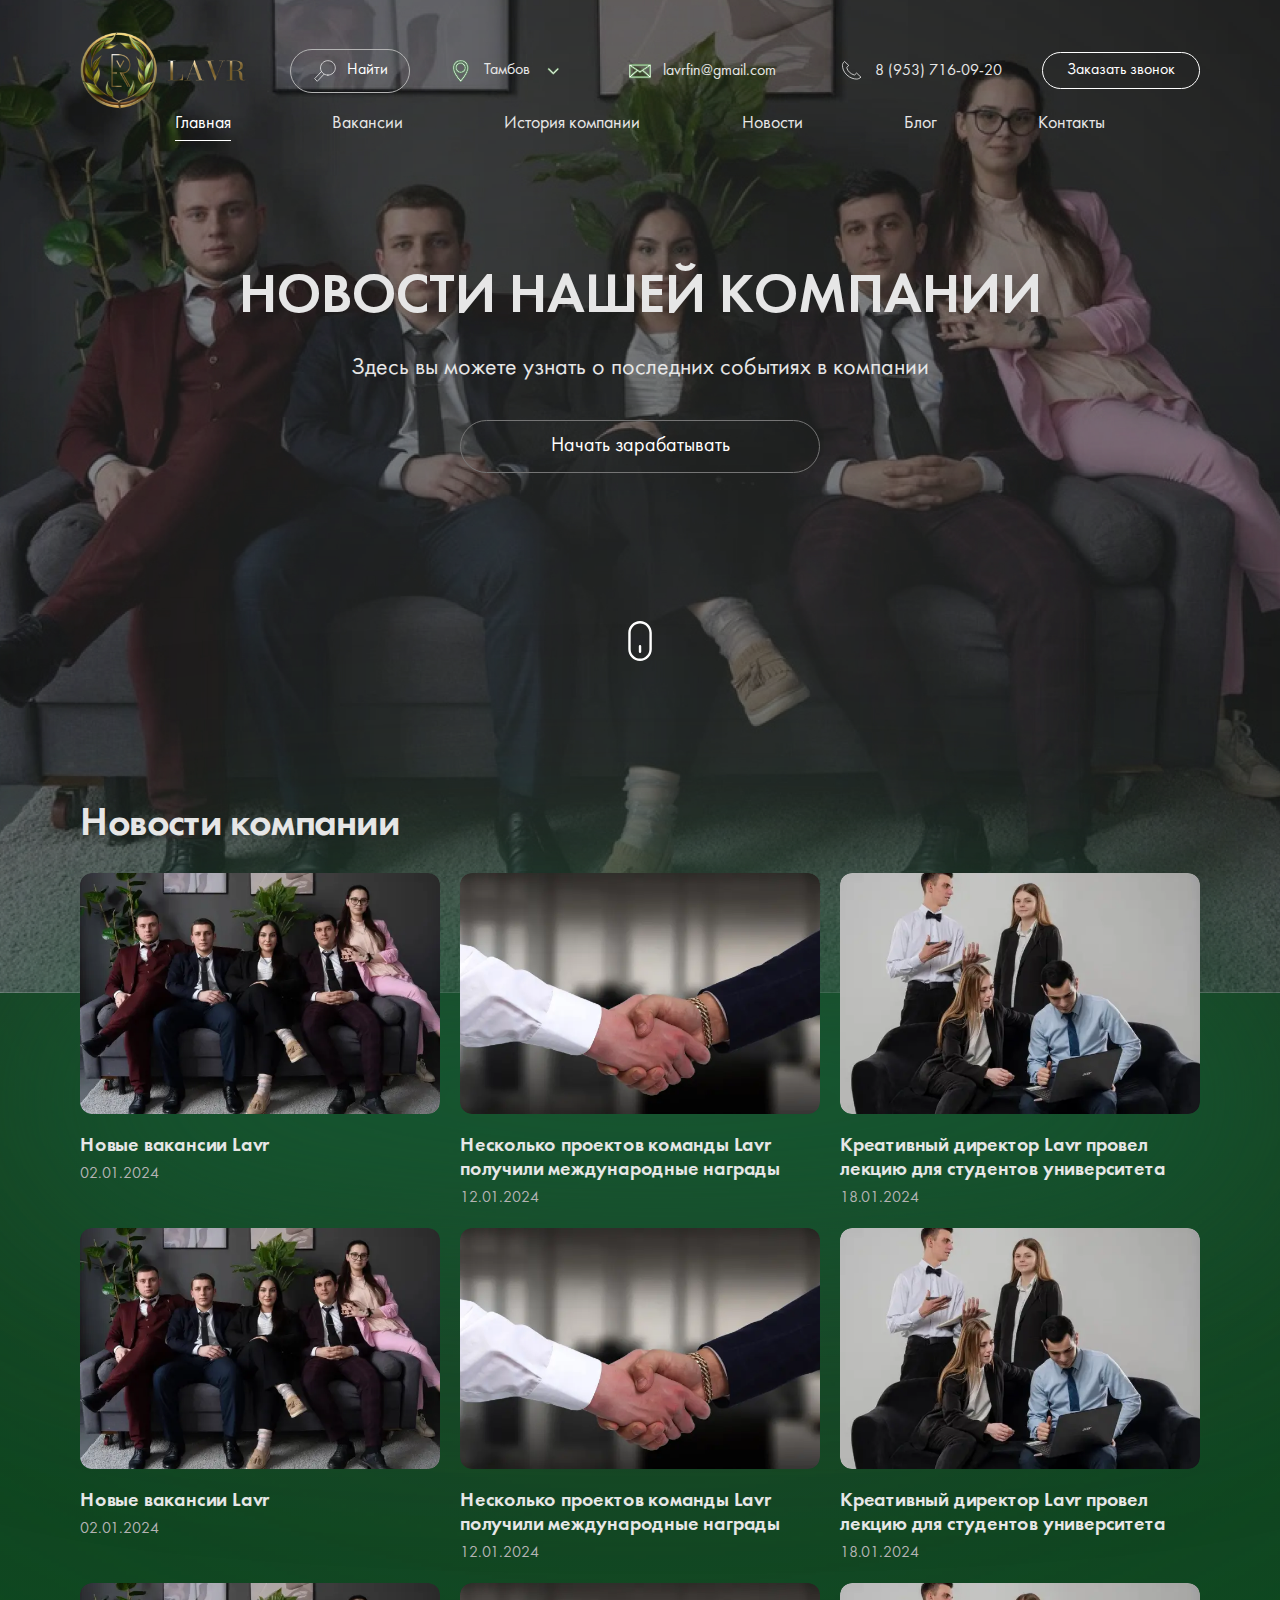
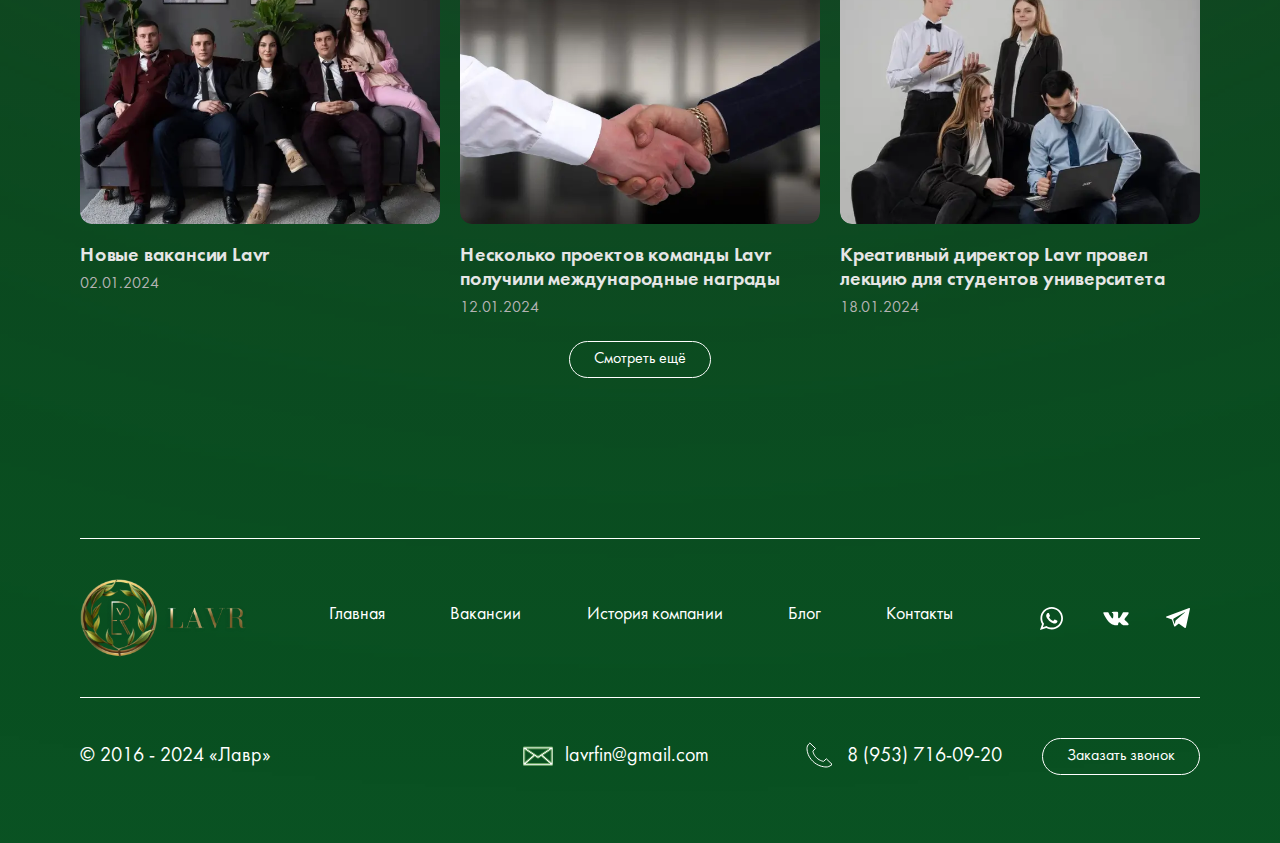
<file: news.html>
<!DOCTYPE html>
<html lang="ru">

<head>
    <meta charset="UTF-8">
    <meta name="viewport" content="width=device-width, initial-scale=1.0">
    <meta name="description" content="">
    <meta name="keywords" content="">
    <link rel="stylesheet" href="css/libs.min.css">
    <link rel="stylesheet" href="css/style.min.css">
    <title>Новости</title>
</head>

<body class="m-page vacancy-page">
    <div class="wrapper">
        <header class="header">
            <div class="container">
                <div class="header__inner">
                    <a href="" class="header__logo">
                        <img src="img/logo.png" alt="">
                    </a>
                    <div class="header__mob">
                        <a href="tel:89537160920" class="menu__item">
                            <img src="img/phone2.svg" alt="">
                            <span>8 (953) 716-09-20</span>
                        </a>
                        <button class="burger">
                            <img src="img/burger.svg" alt="" class="_view1">
                            <img src="img/burger2.svg" alt="" class="_view2">
                        </button>
                    </div>

                    <div class="menu">
                        <div class="menu__scroll">
                            <div class="header-search">
                                <img src="img/search.svg" alt="" class="header-search__icon">
                                <div class="fg">
                                    <input type="text" placeholder="Найти">
                                </div>
                            </div>

                            <div class="menu__items">
                                <div class="city-select">
                                    <img src="img/marker3.svg" alt="" class="city-select__icon">
                                    <div class="city-select__title">
                                        <span>Тамбов</span>
                                    </div>
                                    <img src="img/arrow.svg" alt="" class="city-select__arrow">
                                </div>

                                <a href="mailto:lavrfin@gmail.com" class="menu__item">
                                    <img src="img/mail2.svg" alt="">
                                    <span>lavrfin@gmail.com</span>
                                </a>
                                <a href="tel:89537160920" class="menu__item _hide-mob">
                                    <img src="img/phone2.svg" alt="">
                                    <span>8 (953) 716-09-20</span>
                                </a>
                            </div>

                            <nav class="nav">
                                <a href="" class="nav__link _active">Главная</a>
                                <a href="" class="nav__link">Вакансии</a>
                                <a href="" class="nav__link">История компании</a>
                                <a href="" class="nav__link">Новости</a>
                                <a href="" class="nav__link">Блог</a>
                                <a href="" class="nav__link">Контакты</a>
                            </nav>

                            <button class="menu__btn m-btn m-btn-white-outline _type2">
                                <span>Заказать звонок</span>
                            </button>
                        </div>
                    </div>
                </div>
            </div>

        </header>
        <main class="content">

            <div class="main news-main">
                <div class="container">
                    <div class="main__inner">
                        <h1 class="h1">
                            Новости нашей компании
                        </h1>
                        <div class="main__desc">
                            <div class="text26 text24-laptop text16-tablet">
                                Здесь вы можете узнать о последних событиях в компании
                            </div>
                        </div>
                        <button class="main__btn m-btn m-btn-white-outline">
                            <span>Начать зарабатывать</span>
                        </button>
                        <img src="img/mouse.svg" alt="" class="main__mouse">
                    </div>
                </div>
                <div class="main__img">
                    <img class="_view1" src="img/news-main.jpg" alt="">
                    <img class="_view2" src="img/news-main-laptop.jpg" alt="">
                    <img class="_view3" src="img/news-main-mob.jpg" alt="">
                </div>
                <img src="img/ellipse.svg" alt="" class="main__ellipse _ellipse">
            </div>

            <span class="_round _round--vacancy"></span>

            <div class="news m-section _z3">
                <div class="container">
                    <div class="h2">Новости компании</div>

                    <div class="news__grid grid3">
                        <div class="news-card">
                            <a href="" class="news-card__img _scale-img">
                                <img src="img/news.webp" alt="">
                            </a>
                            <div class="news-card__content">
                                <div class="news-card__title">
                                    <a href="">Новые вакансии Lavr </a>
                                </div>
                                <div class="news-card__date">
                                    02.01.2024
                                </div>
                            </div>
                        </div>

                        <div class="news-card">
                            <a href="" class="news-card__img _scale-img">
                                <img src="img/news2.webp" alt="">
                            </a>
                            <div class="news-card__content">
                                <div class="news-card__title">
                                    <a href="">Несколько проектов команды Lavr получили международные награды</a>
                                </div>
                                <div class="news-card__date">
                                    12.01.2024
                                </div>
                            </div>
                        </div>

                        <div class="news-card">
                            <a href="" class="news-card__img _scale-img">
                                <img src="img/news3.webp" alt="">
                            </a>
                            <div class="news-card__content">
                                <div class="news-card__title">
                                    <a href="">Креативный директор Lavr провел лекцию для студентов университета</a>
                                </div>
                                <div class="news-card__date">
                                    18.01.2024
                                </div>
                            </div>
                        </div>

                        <div class="news-card">
                            <a href="" class="news-card__img _scale-img">
                                <img src="img/news.webp" alt="">
                            </a>
                            <div class="news-card__content">
                                <div class="news-card__title">
                                    <a href="">Новые вакансии Lavr </a>
                                </div>
                                <div class="news-card__date">
                                    02.01.2024
                                </div>
                            </div>
                        </div>

                        <div class="news-card">
                            <a href="" class="news-card__img _scale-img">
                                <img src="img/news2.webp" alt="">
                            </a>
                            <div class="news-card__content">
                                <div class="news-card__title">
                                    <a href="">Несколько проектов команды Lavr получили международные награды</a>
                                </div>
                                <div class="news-card__date">
                                    12.01.2024
                                </div>
                            </div>
                        </div>

                        <div class="news-card">
                            <a href="" class="news-card__img _scale-img">
                                <img src="img/news3.webp" alt="">
                            </a>
                            <div class="news-card__content">
                                <div class="news-card__title">
                                    <a href="">Креативный директор Lavr провел лекцию для студентов университета</a>
                                </div>
                                <div class="news-card__date">
                                    18.01.2024
                                </div>
                            </div>
                        </div>

                        <div class="news-card">
                            <a href="" class="news-card__img _scale-img">
                                <img src="img/news.webp" alt="">
                            </a>
                            <div class="news-card__content">
                                <div class="news-card__title">
                                    <a href="">Новые вакансии Lavr </a>
                                </div>
                                <div class="news-card__date">
                                    02.01.2024
                                </div>
                            </div>
                        </div>

                        <div class="news-card">
                            <a href="" class="news-card__img _scale-img">
                                <img src="img/news2.webp" alt="">
                            </a>
                            <div class="news-card__content">
                                <div class="news-card__title">
                                    <a href="">Несколько проектов команды Lavr получили международные награды</a>
                                </div>
                                <div class="news-card__date">
                                    12.01.2024
                                </div>
                            </div>
                        </div>

                        <div class="news-card">
                            <a href="" class="news-card__img _scale-img">
                                <img src="img/news3.webp" alt="">
                            </a>
                            <div class="news-card__content">
                                <div class="news-card__title">
                                    <a href="">Креативный директор Lavr провел лекцию для студентов университета</a>
                                </div>
                                <div class="news-card__date">
                                    18.01.2024
                                </div>
                            </div>
                        </div>

                    </div>

                    <div class="news__nav">
                        <button class="news__btn m-btn m-btn-white-outline _type2">
                            <span>Смотреть ещё</span>
                        </button>
                    </div>
                </div>
            </div>

        </main>
        <footer class="footer">
            <div class="container">
                <div class="footer__inner">
                    <div class="footer__top">
                        <a href="" class="footer__logo">
                            <img src="img/logo.png" alt="">
                        </a>

                        <nav class="nav">
                            <a href="" class="nav__link">Главная</a>
                            <a href="" class="nav__link">Вакансии</a>
                            <a href="" class="nav__link">История компании</a>
                            <a href="" class="nav__link">Блог</a>
                            <a href="" class="nav__link">Контакты</a>
                        </nav>

                        <div class="footer__right">
                            <div class="footer__items">
                                <a href="mailto:lavrfin@gmail.com" class="footer__item">
                                    <img src="img/mail2.svg" alt="">
                                    <span>lavrfin@gmail.com</span>
                                </a>
                                <a href="tel:89537160920" class="footer__item _hide-mob">
                                    <img src="img/phone2.svg" alt="">
                                    <span>8 (953) 716-09-20</span>
                                </a>
                                <button class="footer__btn m-btn m-btn-white-outline _type2">
                                    <span>Заказать звонок</span>
                                </button>
                            </div>
                            <div class="socials">
                                <a href="" class="socials__item">
                                    <svg width="40" height="40" viewBox="0 0 40 40" fill="none" xmlns="http://www.w3.org/2000/svg">
                                        <path d="M31 20.2041C31 26.3916 25.9451 31.4075 19.7081 31.4075C17.7289 31.4075 15.8697 30.9013 14.2512 30.0148L8 32L10.0377 25.9873C9.01024 24.2998 8.4185 22.3184 8.4185 20.2034C8.41925 14.0159 13.4727 9 19.7096 9C25.9458 9.0015 31 14.0167 31 20.2041ZM19.7074 10.7865C14.4732 10.7865 10.2155 15.0119 10.2155 20.2064C10.2155 22.2674 10.8875 24.1753 12.0237 25.7278L10.8387 29.225L14.4852 28.0663C15.9852 29.0503 17.7799 29.6233 19.7074 29.6233C24.9416 29.6233 29.2008 25.3986 29.2008 20.2041C29.2023 15.0119 24.9423 10.7865 19.7074 10.7865ZM25.4103 22.7848C25.3398 22.6716 25.1553 22.6026 24.8793 22.4646C24.6041 22.3266 23.2413 21.6629 22.9886 21.5729C22.7336 21.4806 22.5491 21.4341 22.3646 21.7094C22.1823 21.9846 21.6514 22.6026 21.4886 22.7871C21.3274 22.9708 21.1661 22.9941 20.8894 22.8583C20.6126 22.7189 19.7201 22.4309 18.6626 21.4956C17.8399 20.7666 17.2841 19.8689 17.1237 19.5936C16.9609 19.3191 17.1072 19.1706 17.2444 19.0341C17.3681 18.9104 17.5211 18.7131 17.6599 18.5519C17.7986 18.3921 17.8444 18.2789 17.9366 18.0952C18.0274 17.9114 17.9816 17.7517 17.9134 17.6129C17.8444 17.4749 17.2916 16.1249 17.0599 15.5752C16.8297 15.0262 16.5994 15.1169 16.4374 15.1169C16.2762 15.1169 16.0917 15.0944 15.9072 15.0944C15.7227 15.0944 15.4227 15.1612 15.1699 15.4364C14.9172 15.7117 14.2017 16.3754 14.2017 17.7269C14.2017 19.0799 15.1924 20.3841 15.3312 20.5671C15.4707 20.7494 17.2466 23.6136 20.0599 24.7131C22.8746 25.8118 22.8746 25.4451 23.3816 25.3986C23.8901 25.3521 25.0196 24.7348 25.2491 24.0943C25.4801 23.4508 25.4801 22.8996 25.4103 22.7848Z" fill="white" />
                                    </svg>
                                </a>
                                <a href="" class="socials__item">
                                    <svg width="41" height="40" viewBox="0 0 41 40" fill="none" xmlns="http://www.w3.org/2000/svg">
                                        <path d="M33.2683 25.4871C33.1984 25.3767 32.7661 24.4902 30.6859 22.6683C28.5083 20.7604 28.8008 21.0702 31.4237 17.7713C33.0212 15.7622 33.6599 14.5353 33.46 14.0108C33.2699 13.5108 32.0949 13.6427 32.0949 13.6427L28.1881 13.6642C28.1881 13.6642 27.8989 13.6274 27.6827 13.7486C27.4731 13.8682 27.3382 14.1442 27.3382 14.1442C27.3382 14.1442 26.719 15.6994 25.8935 17.0214C24.153 19.8111 23.4558 19.9583 23.1714 19.785C22.51 19.3817 22.6757 18.1624 22.6757 17.2974C22.6757 14.5936 23.1096 13.4664 21.829 13.175C21.4033 13.0783 21.0912 13.0139 20.004 13.0032C18.6097 12.9894 17.4282 13.0078 16.7603 13.3161C16.315 13.5216 15.9721 13.9801 16.1818 14.0062C16.4401 14.0384 17.0252 14.155 17.3356 14.5537C17.737 15.0675 17.7224 16.2239 17.7224 16.2239C17.7224 16.2239 17.9531 19.4062 17.1844 19.8019C16.6563 20.0733 15.9331 19.5197 14.3811 16.9876C13.5864 15.6917 12.9851 14.2577 12.9851 14.2577C12.9851 14.2577 12.8698 13.9909 12.6634 13.8482C12.4131 13.6749 12.0621 13.6197 12.0621 13.6197L8.34705 13.6412C8.34705 13.6412 7.78963 13.6565 7.58487 13.885C7.40286 14.089 7.57024 14.5092 7.57024 14.5092C7.57024 14.5092 10.4792 20.9306 13.7717 24.1682C16.7928 27.1358 20.2218 26.941 20.2218 26.941H21.7754C21.7754 26.941 22.2451 26.8919 22.484 26.6481C22.705 26.4242 22.6969 26.004 22.6969 26.004C22.6969 26.004 22.666 24.0363 23.6345 23.7464C24.5885 23.4612 25.8138 25.6482 27.1123 26.4901C28.0939 27.1266 28.8398 26.987 28.8398 26.987L32.3127 26.941C32.3127 26.941 34.1296 26.8352 33.2683 25.4871Z" fill="white" />
                                    </svg>
                                </a>
                                <a href="" class="socials__item">
                                    <svg width="40" height="40" viewBox="0 0 40 40" fill="none" xmlns="http://www.w3.org/2000/svg">
                                        <path d="M6.42391 19.5899L11.954 21.5654L14.0945 28.154C14.2314 28.576 14.7706 28.732 15.1284 28.4519L18.211 26.0467C18.5341 25.7948 18.9943 25.7822 19.332 26.0168L24.8919 29.8803C25.2747 30.1466 25.817 29.9458 25.913 29.5031L29.9859 10.7519C30.0907 10.2683 29.5942 9.86481 29.1131 10.0429L6.41743 18.4228C5.85735 18.6295 5.86223 19.3885 6.42391 19.5899ZM13.7495 20.5138L24.5574 14.1427C24.7516 14.0285 24.9515 14.2799 24.7847 14.428L15.865 22.3637C15.5515 22.643 15.3493 23.0168 15.292 23.4225L14.9882 25.5777C14.9479 25.8654 14.5256 25.894 14.4426 25.6155L13.2741 21.6856C13.1402 21.2373 13.3353 20.7585 13.7495 20.5138Z" fill="white" />
                                    </svg>
                                </a>
                            </div>

                        </div>
                    </div>

                    <div class="footer__bottom">
                        <div class="footer__c">
                            © 2016 - 2024 «Лавр»
                        </div>
                    </div>
                </div>
            </div>

        </footer>
    </div>

    <script src="js/libs.min.js"></script>
    <script src="js/main.min.js"></script>

</body>

</html>
</file>
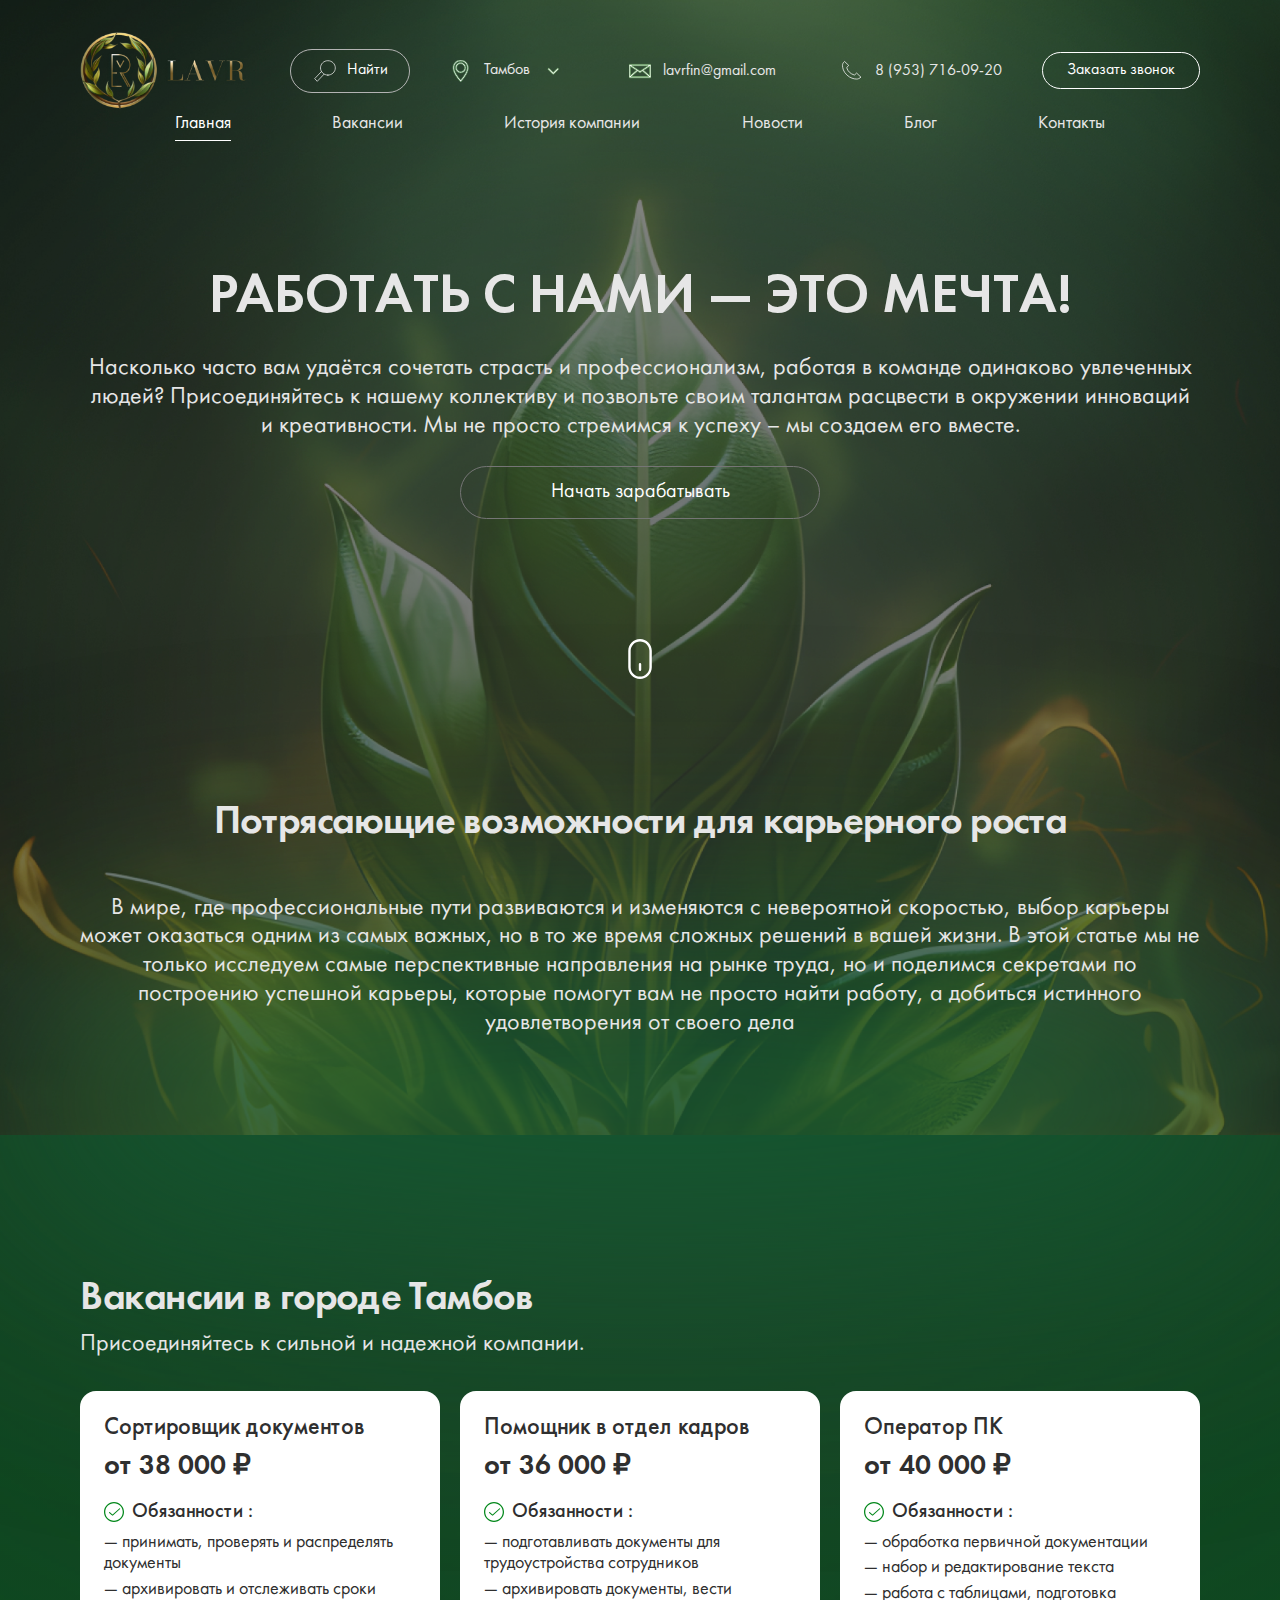
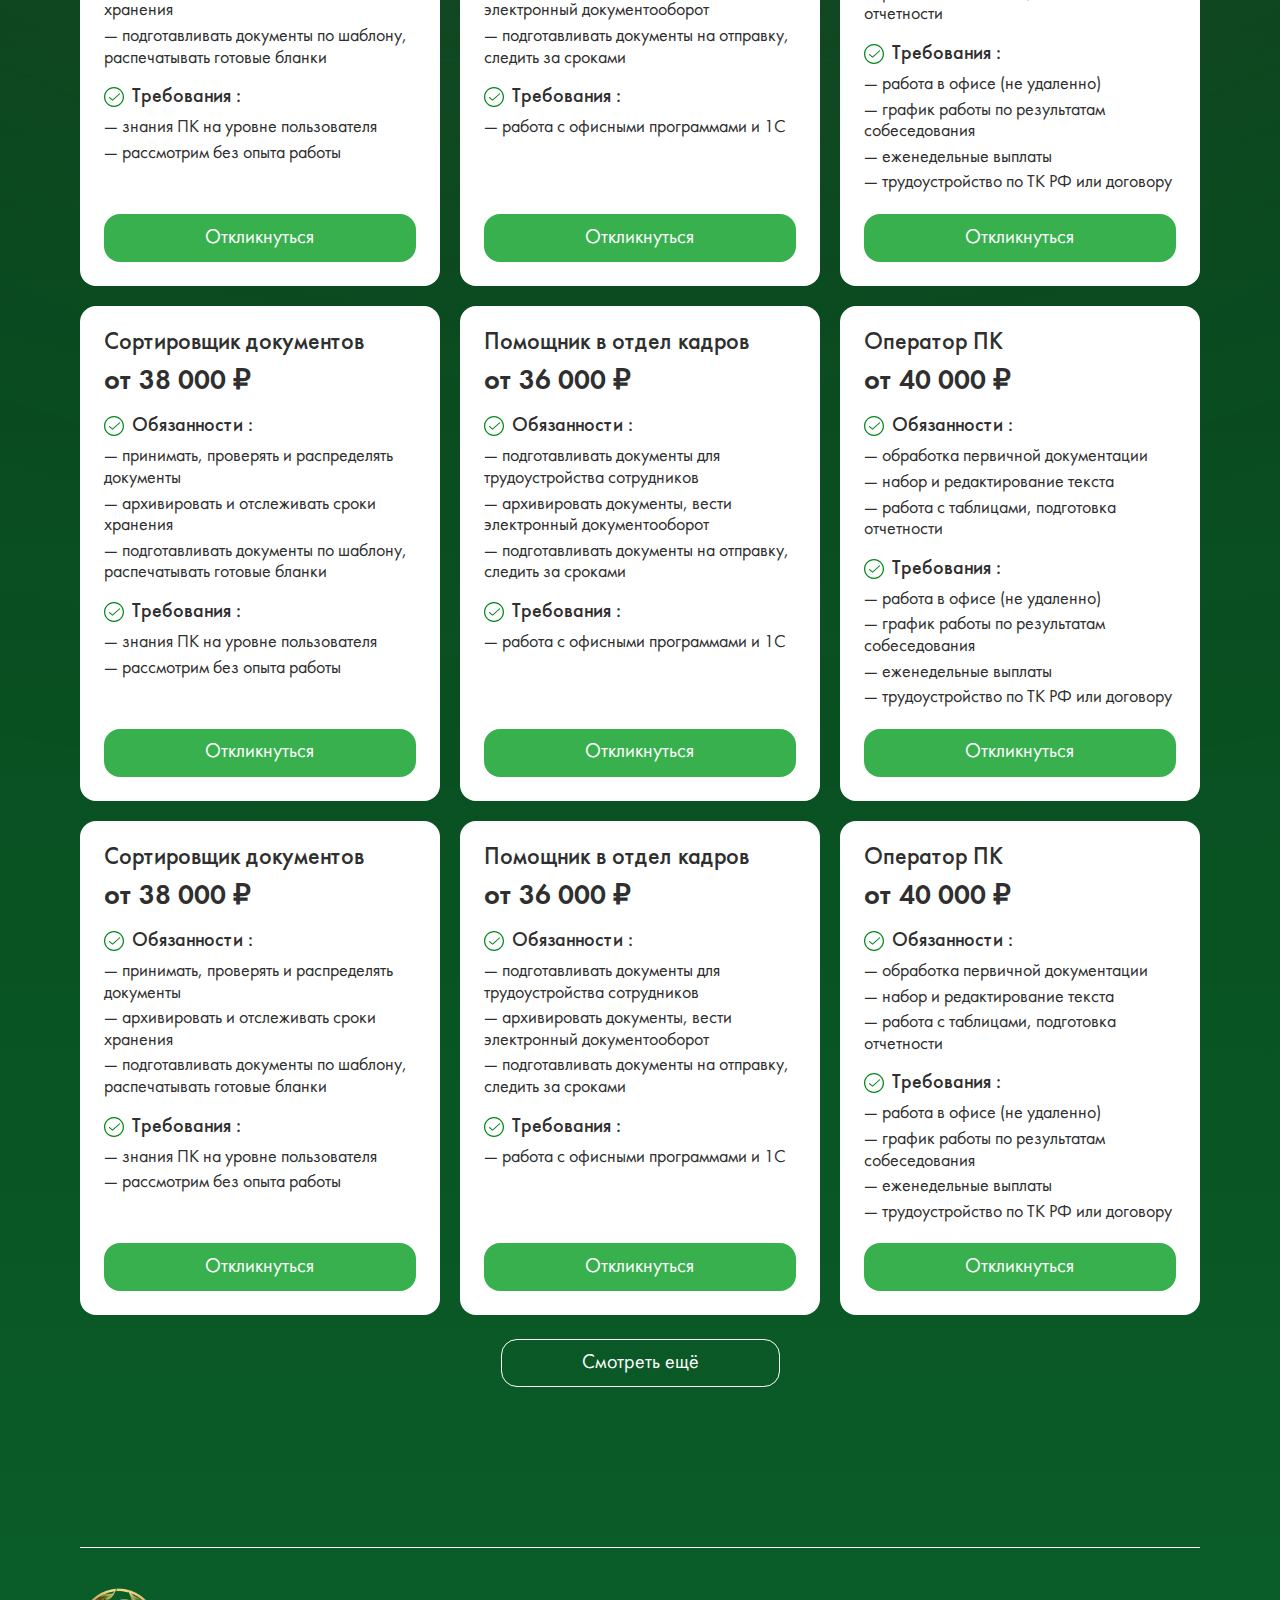
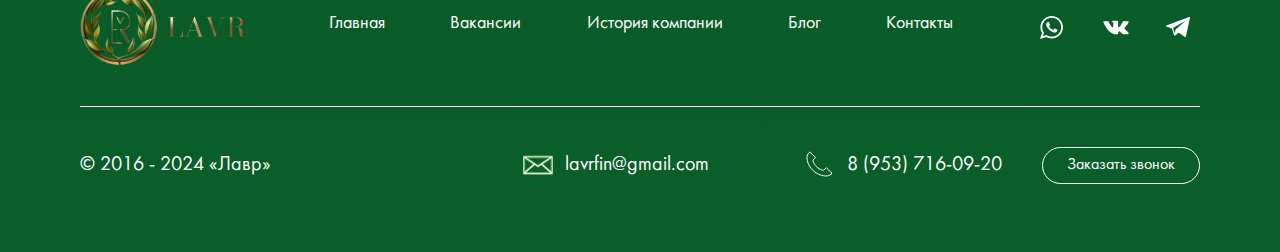
<file: vacancies.html>
<!DOCTYPE html>
<html lang="ru">

<head>
    <meta charset="UTF-8">
    <meta name="viewport" content="width=device-width, initial-scale=1.0">
    <meta name="description" content="">
    <meta name="keywords" content="">
    <link rel="stylesheet" href="css/libs.min.css">
    <link rel="stylesheet" href="css/style.min.css">
    <title>Главная</title>
</head>

<body class="m-page vacancy-page">
    <div class="wrapper">
        <header class="header">
            <div class="container">
                <div class="header__inner">
                    <a href="" class="header__logo">
                        <img src="img/logo.png" alt="">
                    </a>
                    <div class="header__mob">
                        <a href="tel:89537160920" class="menu__item">
                            <img src="img/phone2.svg" alt="">
                            <span>8 (953) 716-09-20</span>
                        </a>
                        <button class="burger">
                            <img src="img/burger.svg" alt="" class="_view1">
                            <img src="img/burger2.svg" alt="" class="_view2">
                        </button>
                    </div>

                    <div class="menu">
                        <div class="menu__scroll">
                            <div class="header-search">
                                <img src="img/search.svg" alt="" class="header-search__icon">
                                <div class="fg">
                                    <input type="text" placeholder="Найти">
                                </div>
                            </div>

                            <div class="menu__items">
                                <div class="city-select">
                                    <img src="img/marker3.svg" alt="" class="city-select__icon">
                                    <div class="city-select__title">
                                        <span>Тамбов</span>
                                    </div>
                                    <img src="img/arrow.svg" alt="" class="city-select__arrow">
                                </div>

                                <a href="mailto:lavrfin@gmail.com" class="menu__item">
                                    <img src="img/mail2.svg" alt="">
                                    <span>lavrfin@gmail.com</span>
                                </a>
                                <a href="tel:89537160920" class="menu__item _hide-mob">
                                    <img src="img/phone2.svg" alt="">
                                    <span>8 (953) 716-09-20</span>
                                </a>
                            </div>

                            <nav class="nav">
                                <a href="" class="nav__link _active">Главная</a>
                                <a href="" class="nav__link">Вакансии</a>
                                <a href="" class="nav__link">История компании</a>
                                <a href="" class="nav__link">Новости</a>
                                <a href="" class="nav__link">Блог</a>
                                <a href="" class="nav__link">Контакты</a>
                            </nav>

                            <button class="menu__btn m-btn m-btn-white-outline _type2">
                                <span>Заказать звонок</span>
                            </button>
                        </div>
                    </div>
                </div>
            </div>

        </header>
        <main class="content">

            <div class="main vacancy-main">
                <div class="container">
                    <div class="main__inner">
                        <h1 class="h1">
                            Работать с нами — это мечта!
                        </h1>
                        <div class="main__desc">
                            <div class="text26 text24-laptop text16-tablet">
                                Насколько часто вам удаётся сочетать страсть и профессионализм, работая в команде одинаково увлеченных людей? Присоединяйтесь к нашему коллективу и позвольте своим талантам расцвести
                                в окружении инноваций и креативности. Мы не просто стремимся к успеху – мы создаем его вместе.
                            </div>
                        </div>
                        <button class="main__btn m-btn m-btn-white-outline">
                            <span>Начать зарабатывать</span>
                        </button>
                        <img src="img/mouse.svg" alt="" class="main__mouse">
                        <div class="main__bottom">
                            <div class="h2">
                                Потрясающие возможности для карьерного роста
                            </div>
                            <div class="text26 text24-laptop text16-tablet">
                                В мире, где профессиональные пути развиваются и изменяются с невероятной скоростью, выбор карьеры может оказаться одним из самых важных, но в то же время сложных решений в вашей жизни. В этой статье мы не только исследуем самые перспективные направления на рынке труда, но и поделимся секретами по построению успешной карьеры, которые помогут вам не просто найти работу, а добиться истинного удовлетворения от своего дела
                            </div>
                        </div>
                    </div>
                </div>
                <div class="main__img">
                    <img class="_view1" src="img/vacancy-main.jpg" alt="">
                    <img class="_view2" src="img/vacancy-main-laptop.jpg" alt="">
                    <img class="_view3" src="img/vacancy-main-mob.jpg" alt="">
                </div>
                <img src="img/ellipse.svg" alt="" class="main__ellipse _ellipse">
            </div>

            <span class="_round _round--vacancy"></span>

            <div class="vacancies m-section _z3">
                <div class="container">
                    <div class="vacancies__top">
                        <div class="h2">
                            Вакансии в городе Тамбов
                        </div>
                        <div class="h3">
                            Присоединяйтесь к сильной и надежной компании.
                        </div>
                    </div>
                    <div class="vacancies-slider slider">
                        <div class="swiper-container">
                            <div class="swiper-wrapper">
                                <div class="swiper-slide">
                                    <div class="vacancy-card">
                                        <div class="vacancy-card__top">
                                            <div class="text32 text24-laptop text20-tablet medium-text">
                                                Сортировщик документов
                                            </div>
                                            <div class="text32 text28-laptop text24-tablet semi-bold-text">
                                                от 38 000 ₽
                                            </div>
                                        </div>
                                        <div class="vacancy-card__group">
                                            <div class="vacancy-card__subtitle">
                                                <span class="text20">
                Обязанности :
            </span>
                                            </div>
                                            <ul class="vacancy-card__list">
                                                <li>— принимать, проверять и распределять документы</li>
                                                <li>— архивировать и отслеживать сроки хранения</li>
                                                <li>— подготавливать документы по шаблону, распечатывать готовые бланки</li>
                                            </ul>
                                        </div>
                                        <div class="vacancy-card__group">
                                            <div class="vacancy-card__subtitle">
                                                <span class="text20">
                Требования :
            </span>
                                            </div>
                                            <ul class="vacancy-card__list">
                                                <li>— знания ПК на уровне пользователя</li>
                                                <li>— рассмотрим без опыта работы</li>
                                            </ul>
                                        </div>
                                        <div class="vacancy-card__nav">
                                            <button class="m-btn m-btn-green">
                                                <span>Откликнуться</span>
                                            </button>
                                        </div>
                                    </div>

                                </div>
                                <div class="swiper-slide">
                                    <div class="vacancy-card">
                                        <div class="vacancy-card__top">
                                            <div class="text32 text24-laptop text20-tablet medium-text">
                                                Помощник в отдел кадров
                                            </div>
                                            <div class="text32 text28-laptop text24-tablet semi-bold-text">
                                                от 36 000 ₽
                                            </div>
                                        </div>
                                        <div class="vacancy-card__group">
                                            <div class="vacancy-card__subtitle">
                                                <span class="text20">
                Обязанности :
            </span>
                                            </div>
                                            <ul class="vacancy-card__list">
                                                <li>— подготавливать документы для трудоустройства сотрудников</li>
                                                <li>— архивировать документы, вести электронный документооборот</li>
                                                <li>— подготавливать документы на отправку, следить за сроками</li>
                                            </ul>
                                        </div>
                                        <div class="vacancy-card__group">
                                            <div class="vacancy-card__subtitle">
                                                <span class="text20">
                Требования :
            </span>
                                            </div>
                                            <ul class="vacancy-card__list">
                                                <li>— работа с офисными программами и 1С</li>
                                            </ul>
                                        </div>
                                        <div class="vacancy-card__nav">
                                            <button class="m-btn m-btn-green">
                                                <span>Откликнуться</span>
                                            </button>
                                        </div>
                                    </div>

                                </div>
                                <div class="swiper-slide">
                                    <div class="vacancy-card">
                                        <div class="vacancy-card__top">
                                            <div class="text32 text24-laptop text20-tablet medium-text">
                                                Оператор ПК
                                            </div>
                                            <div class="text32 text28-laptop text24-tablet semi-bold-text">
                                                от 40 000 ₽
                                            </div>
                                        </div>
                                        <div class="vacancy-card__group">
                                            <div class="vacancy-card__subtitle">
                                                <span class="text20">
                Обязанности :
            </span>
                                            </div>
                                            <ul class="vacancy-card__list">
                                                <li>— обработка первичной документации</li>
                                                <li>— набор и редактирование текста</li>
                                                <li>— работа с таблицами, подготовка отчетности</li>
                                            </ul>
                                        </div>
                                        <div class="vacancy-card__group">
                                            <div class="vacancy-card__subtitle">
                                                <span class="text20">
                Требования :
            </span>
                                            </div>
                                            <ul class="vacancy-card__list">
                                                <li>— работа в офисе (не удаленно)</li>
                                                <li>— график работы по результатам собеседования</li>
                                                <li>— еженедельные выплаты</li>
                                                <li>— трудоустройство по ТК РФ или договору</li>
                                            </ul>
                                        </div>
                                        <div class="vacancy-card__nav">
                                            <button class="m-btn m-btn-green">
                                                <span>Откликнуться</span>
                                            </button>
                                        </div>
                                    </div>

                                </div>

                                <div class="swiper-slide">
                                    <div class="vacancy-card">
                                        <div class="vacancy-card__top">
                                            <div class="text32 text24-laptop text20-tablet medium-text">
                                                Сортировщик документов
                                            </div>
                                            <div class="text32 text28-laptop text24-tablet semi-bold-text">
                                                от 38 000 ₽
                                            </div>
                                        </div>
                                        <div class="vacancy-card__group">
                                            <div class="vacancy-card__subtitle">
                                                <span class="text20">
                Обязанности :
            </span>
                                            </div>
                                            <ul class="vacancy-card__list">
                                                <li>— принимать, проверять и распределять документы</li>
                                                <li>— архивировать и отслеживать сроки хранения</li>
                                                <li>— подготавливать документы по шаблону, распечатывать готовые бланки</li>
                                            </ul>
                                        </div>
                                        <div class="vacancy-card__group">
                                            <div class="vacancy-card__subtitle">
                                                <span class="text20">
                Требования :
            </span>
                                            </div>
                                            <ul class="vacancy-card__list">
                                                <li>— знания ПК на уровне пользователя</li>
                                                <li>— рассмотрим без опыта работы</li>
                                            </ul>
                                        </div>
                                        <div class="vacancy-card__nav">
                                            <button class="m-btn m-btn-green">
                                                <span>Откликнуться</span>
                                            </button>
                                        </div>
                                    </div>

                                </div>
                                <div class="swiper-slide">
                                    <div class="vacancy-card">
                                        <div class="vacancy-card__top">
                                            <div class="text32 text24-laptop text20-tablet medium-text">
                                                Помощник в отдел кадров
                                            </div>
                                            <div class="text32 text28-laptop text24-tablet semi-bold-text">
                                                от 36 000 ₽
                                            </div>
                                        </div>
                                        <div class="vacancy-card__group">
                                            <div class="vacancy-card__subtitle">
                                                <span class="text20">
                Обязанности :
            </span>
                                            </div>
                                            <ul class="vacancy-card__list">
                                                <li>— подготавливать документы для трудоустройства сотрудников</li>
                                                <li>— архивировать документы, вести электронный документооборот</li>
                                                <li>— подготавливать документы на отправку, следить за сроками</li>
                                            </ul>
                                        </div>
                                        <div class="vacancy-card__group">
                                            <div class="vacancy-card__subtitle">
                                                <span class="text20">
                Требования :
            </span>
                                            </div>
                                            <ul class="vacancy-card__list">
                                                <li>— работа с офисными программами и 1С</li>
                                            </ul>
                                        </div>
                                        <div class="vacancy-card__nav">
                                            <button class="m-btn m-btn-green">
                                                <span>Откликнуться</span>
                                            </button>
                                        </div>
                                    </div>

                                </div>
                                <div class="swiper-slide">
                                    <div class="vacancy-card">
                                        <div class="vacancy-card__top">
                                            <div class="text32 text24-laptop text20-tablet medium-text">
                                                Оператор ПК
                                            </div>
                                            <div class="text32 text28-laptop text24-tablet semi-bold-text">
                                                от 40 000 ₽
                                            </div>
                                        </div>
                                        <div class="vacancy-card__group">
                                            <div class="vacancy-card__subtitle">
                                                <span class="text20">
                Обязанности :
            </span>
                                            </div>
                                            <ul class="vacancy-card__list">
                                                <li>— обработка первичной документации</li>
                                                <li>— набор и редактирование текста</li>
                                                <li>— работа с таблицами, подготовка отчетности</li>
                                            </ul>
                                        </div>
                                        <div class="vacancy-card__group">
                                            <div class="vacancy-card__subtitle">
                                                <span class="text20">
                Требования :
            </span>
                                            </div>
                                            <ul class="vacancy-card__list">
                                                <li>— работа в офисе (не удаленно)</li>
                                                <li>— график работы по результатам собеседования</li>
                                                <li>— еженедельные выплаты</li>
                                                <li>— трудоустройство по ТК РФ или договору</li>
                                            </ul>
                                        </div>
                                        <div class="vacancy-card__nav">
                                            <button class="m-btn m-btn-green">
                                                <span>Откликнуться</span>
                                            </button>
                                        </div>
                                    </div>

                                </div>
                                <div class="swiper-slide">
                                    <div class="vacancy-card">
                                        <div class="vacancy-card__top">
                                            <div class="text32 text24-laptop text20-tablet medium-text">
                                                Сортировщик документов
                                            </div>
                                            <div class="text32 text28-laptop text24-tablet semi-bold-text">
                                                от 38 000 ₽
                                            </div>
                                        </div>
                                        <div class="vacancy-card__group">
                                            <div class="vacancy-card__subtitle">
                                                <span class="text20">
                Обязанности :
            </span>
                                            </div>
                                            <ul class="vacancy-card__list">
                                                <li>— принимать, проверять и распределять документы</li>
                                                <li>— архивировать и отслеживать сроки хранения</li>
                                                <li>— подготавливать документы по шаблону, распечатывать готовые бланки</li>
                                            </ul>
                                        </div>
                                        <div class="vacancy-card__group">
                                            <div class="vacancy-card__subtitle">
                                                <span class="text20">
                Требования :
            </span>
                                            </div>
                                            <ul class="vacancy-card__list">
                                                <li>— знания ПК на уровне пользователя</li>
                                                <li>— рассмотрим без опыта работы</li>
                                            </ul>
                                        </div>
                                        <div class="vacancy-card__nav">
                                            <button class="m-btn m-btn-green">
                                                <span>Откликнуться</span>
                                            </button>
                                        </div>
                                    </div>

                                </div>
                                <div class="swiper-slide">
                                    <div class="vacancy-card">
                                        <div class="vacancy-card__top">
                                            <div class="text32 text24-laptop text20-tablet medium-text">
                                                Помощник в отдел кадров
                                            </div>
                                            <div class="text32 text28-laptop text24-tablet semi-bold-text">
                                                от 36 000 ₽
                                            </div>
                                        </div>
                                        <div class="vacancy-card__group">
                                            <div class="vacancy-card__subtitle">
                                                <span class="text20">
                Обязанности :
            </span>
                                            </div>
                                            <ul class="vacancy-card__list">
                                                <li>— подготавливать документы для трудоустройства сотрудников</li>
                                                <li>— архивировать документы, вести электронный документооборот</li>
                                                <li>— подготавливать документы на отправку, следить за сроками</li>
                                            </ul>
                                        </div>
                                        <div class="vacancy-card__group">
                                            <div class="vacancy-card__subtitle">
                                                <span class="text20">
                Требования :
            </span>
                                            </div>
                                            <ul class="vacancy-card__list">
                                                <li>— работа с офисными программами и 1С</li>
                                            </ul>
                                        </div>
                                        <div class="vacancy-card__nav">
                                            <button class="m-btn m-btn-green">
                                                <span>Откликнуться</span>
                                            </button>
                                        </div>
                                    </div>

                                </div>
                                <div class="swiper-slide">
                                    <div class="vacancy-card">
                                        <div class="vacancy-card__top">
                                            <div class="text32 text24-laptop text20-tablet medium-text">
                                                Оператор ПК
                                            </div>
                                            <div class="text32 text28-laptop text24-tablet semi-bold-text">
                                                от 40 000 ₽
                                            </div>
                                        </div>
                                        <div class="vacancy-card__group">
                                            <div class="vacancy-card__subtitle">
                                                <span class="text20">
                Обязанности :
            </span>
                                            </div>
                                            <ul class="vacancy-card__list">
                                                <li>— обработка первичной документации</li>
                                                <li>— набор и редактирование текста</li>
                                                <li>— работа с таблицами, подготовка отчетности</li>
                                            </ul>
                                        </div>
                                        <div class="vacancy-card__group">
                                            <div class="vacancy-card__subtitle">
                                                <span class="text20">
                Требования :
            </span>
                                            </div>
                                            <ul class="vacancy-card__list">
                                                <li>— работа в офисе (не удаленно)</li>
                                                <li>— график работы по результатам собеседования</li>
                                                <li>— еженедельные выплаты</li>
                                                <li>— трудоустройство по ТК РФ или договору</li>
                                            </ul>
                                        </div>
                                        <div class="vacancy-card__nav">
                                            <button class="m-btn m-btn-green">
                                                <span>Откликнуться</span>
                                            </button>
                                        </div>
                                    </div>

                                </div>

                            </div>
                        </div>
                        <div class="swiper-scrollbar"></div>
                    </div>
                    <div class="vacancies__nav">
                        <button class="vacancies__btn m-btn m-btn-white-outline _type2">
                            <span>Смотреть ещё</span>
                        </button>
                    </div>
                </div>

            </div>

        </main>
        <footer class="footer">
            <div class="container">
                <div class="footer__inner">
                    <div class="footer__top">
                        <a href="" class="footer__logo">
                            <img src="img/logo.png" alt="">
                        </a>

                        <nav class="nav">
                            <a href="" class="nav__link">Главная</a>
                            <a href="" class="nav__link">Вакансии</a>
                            <a href="" class="nav__link">История компании</a>
                            <a href="" class="nav__link">Блог</a>
                            <a href="" class="nav__link">Контакты</a>
                        </nav>

                        <div class="footer__right">
                            <div class="footer__items">
                                <a href="mailto:lavrfin@gmail.com" class="footer__item">
                                    <img src="img/mail2.svg" alt="">
                                    <span>lavrfin@gmail.com</span>
                                </a>
                                <a href="tel:89537160920" class="footer__item _hide-mob">
                                    <img src="img/phone2.svg" alt="">
                                    <span>8 (953) 716-09-20</span>
                                </a>
                                <button class="footer__btn m-btn m-btn-white-outline _type2">
                                    <span>Заказать звонок</span>
                                </button>
                            </div>
                            <div class="socials">
                                <a href="" class="socials__item">
                                    <svg width="40" height="40" viewBox="0 0 40 40" fill="none" xmlns="http://www.w3.org/2000/svg">
                                        <path d="M31 20.2041C31 26.3916 25.9451 31.4075 19.7081 31.4075C17.7289 31.4075 15.8697 30.9013 14.2512 30.0148L8 32L10.0377 25.9873C9.01024 24.2998 8.4185 22.3184 8.4185 20.2034C8.41925 14.0159 13.4727 9 19.7096 9C25.9458 9.0015 31 14.0167 31 20.2041ZM19.7074 10.7865C14.4732 10.7865 10.2155 15.0119 10.2155 20.2064C10.2155 22.2674 10.8875 24.1753 12.0237 25.7278L10.8387 29.225L14.4852 28.0663C15.9852 29.0503 17.7799 29.6233 19.7074 29.6233C24.9416 29.6233 29.2008 25.3986 29.2008 20.2041C29.2023 15.0119 24.9423 10.7865 19.7074 10.7865ZM25.4103 22.7848C25.3398 22.6716 25.1553 22.6026 24.8793 22.4646C24.6041 22.3266 23.2413 21.6629 22.9886 21.5729C22.7336 21.4806 22.5491 21.4341 22.3646 21.7094C22.1823 21.9846 21.6514 22.6026 21.4886 22.7871C21.3274 22.9708 21.1661 22.9941 20.8894 22.8583C20.6126 22.7189 19.7201 22.4309 18.6626 21.4956C17.8399 20.7666 17.2841 19.8689 17.1237 19.5936C16.9609 19.3191 17.1072 19.1706 17.2444 19.0341C17.3681 18.9104 17.5211 18.7131 17.6599 18.5519C17.7986 18.3921 17.8444 18.2789 17.9366 18.0952C18.0274 17.9114 17.9816 17.7517 17.9134 17.6129C17.8444 17.4749 17.2916 16.1249 17.0599 15.5752C16.8297 15.0262 16.5994 15.1169 16.4374 15.1169C16.2762 15.1169 16.0917 15.0944 15.9072 15.0944C15.7227 15.0944 15.4227 15.1612 15.1699 15.4364C14.9172 15.7117 14.2017 16.3754 14.2017 17.7269C14.2017 19.0799 15.1924 20.3841 15.3312 20.5671C15.4707 20.7494 17.2466 23.6136 20.0599 24.7131C22.8746 25.8118 22.8746 25.4451 23.3816 25.3986C23.8901 25.3521 25.0196 24.7348 25.2491 24.0943C25.4801 23.4508 25.4801 22.8996 25.4103 22.7848Z" fill="white" />
                                    </svg>
                                </a>
                                <a href="" class="socials__item">
                                    <svg width="41" height="40" viewBox="0 0 41 40" fill="none" xmlns="http://www.w3.org/2000/svg">
                                        <path d="M33.2683 25.4871C33.1984 25.3767 32.7661 24.4902 30.6859 22.6683C28.5083 20.7604 28.8008 21.0702 31.4237 17.7713C33.0212 15.7622 33.6599 14.5353 33.46 14.0108C33.2699 13.5108 32.0949 13.6427 32.0949 13.6427L28.1881 13.6642C28.1881 13.6642 27.8989 13.6274 27.6827 13.7486C27.4731 13.8682 27.3382 14.1442 27.3382 14.1442C27.3382 14.1442 26.719 15.6994 25.8935 17.0214C24.153 19.8111 23.4558 19.9583 23.1714 19.785C22.51 19.3817 22.6757 18.1624 22.6757 17.2974C22.6757 14.5936 23.1096 13.4664 21.829 13.175C21.4033 13.0783 21.0912 13.0139 20.004 13.0032C18.6097 12.9894 17.4282 13.0078 16.7603 13.3161C16.315 13.5216 15.9721 13.9801 16.1818 14.0062C16.4401 14.0384 17.0252 14.155 17.3356 14.5537C17.737 15.0675 17.7224 16.2239 17.7224 16.2239C17.7224 16.2239 17.9531 19.4062 17.1844 19.8019C16.6563 20.0733 15.9331 19.5197 14.3811 16.9876C13.5864 15.6917 12.9851 14.2577 12.9851 14.2577C12.9851 14.2577 12.8698 13.9909 12.6634 13.8482C12.4131 13.6749 12.0621 13.6197 12.0621 13.6197L8.34705 13.6412C8.34705 13.6412 7.78963 13.6565 7.58487 13.885C7.40286 14.089 7.57024 14.5092 7.57024 14.5092C7.57024 14.5092 10.4792 20.9306 13.7717 24.1682C16.7928 27.1358 20.2218 26.941 20.2218 26.941H21.7754C21.7754 26.941 22.2451 26.8919 22.484 26.6481C22.705 26.4242 22.6969 26.004 22.6969 26.004C22.6969 26.004 22.666 24.0363 23.6345 23.7464C24.5885 23.4612 25.8138 25.6482 27.1123 26.4901C28.0939 27.1266 28.8398 26.987 28.8398 26.987L32.3127 26.941C32.3127 26.941 34.1296 26.8352 33.2683 25.4871Z" fill="white" />
                                    </svg>
                                </a>
                                <a href="" class="socials__item">
                                    <svg width="40" height="40" viewBox="0 0 40 40" fill="none" xmlns="http://www.w3.org/2000/svg">
                                        <path d="M6.42391 19.5899L11.954 21.5654L14.0945 28.154C14.2314 28.576 14.7706 28.732 15.1284 28.4519L18.211 26.0467C18.5341 25.7948 18.9943 25.7822 19.332 26.0168L24.8919 29.8803C25.2747 30.1466 25.817 29.9458 25.913 29.5031L29.9859 10.7519C30.0907 10.2683 29.5942 9.86481 29.1131 10.0429L6.41743 18.4228C5.85735 18.6295 5.86223 19.3885 6.42391 19.5899ZM13.7495 20.5138L24.5574 14.1427C24.7516 14.0285 24.9515 14.2799 24.7847 14.428L15.865 22.3637C15.5515 22.643 15.3493 23.0168 15.292 23.4225L14.9882 25.5777C14.9479 25.8654 14.5256 25.894 14.4426 25.6155L13.2741 21.6856C13.1402 21.2373 13.3353 20.7585 13.7495 20.5138Z" fill="white" />
                                    </svg>
                                </a>
                            </div>

                        </div>
                    </div>

                    <div class="footer__bottom">
                        <div class="footer__c">
                            © 2016 - 2024 «Лавр»
                        </div>
                    </div>
                </div>
            </div>

        </footer>
    </div>

    <script src="js/libs.min.js"></script>
    <script src="js/main.min.js"></script>

</body>

</html>
</file>
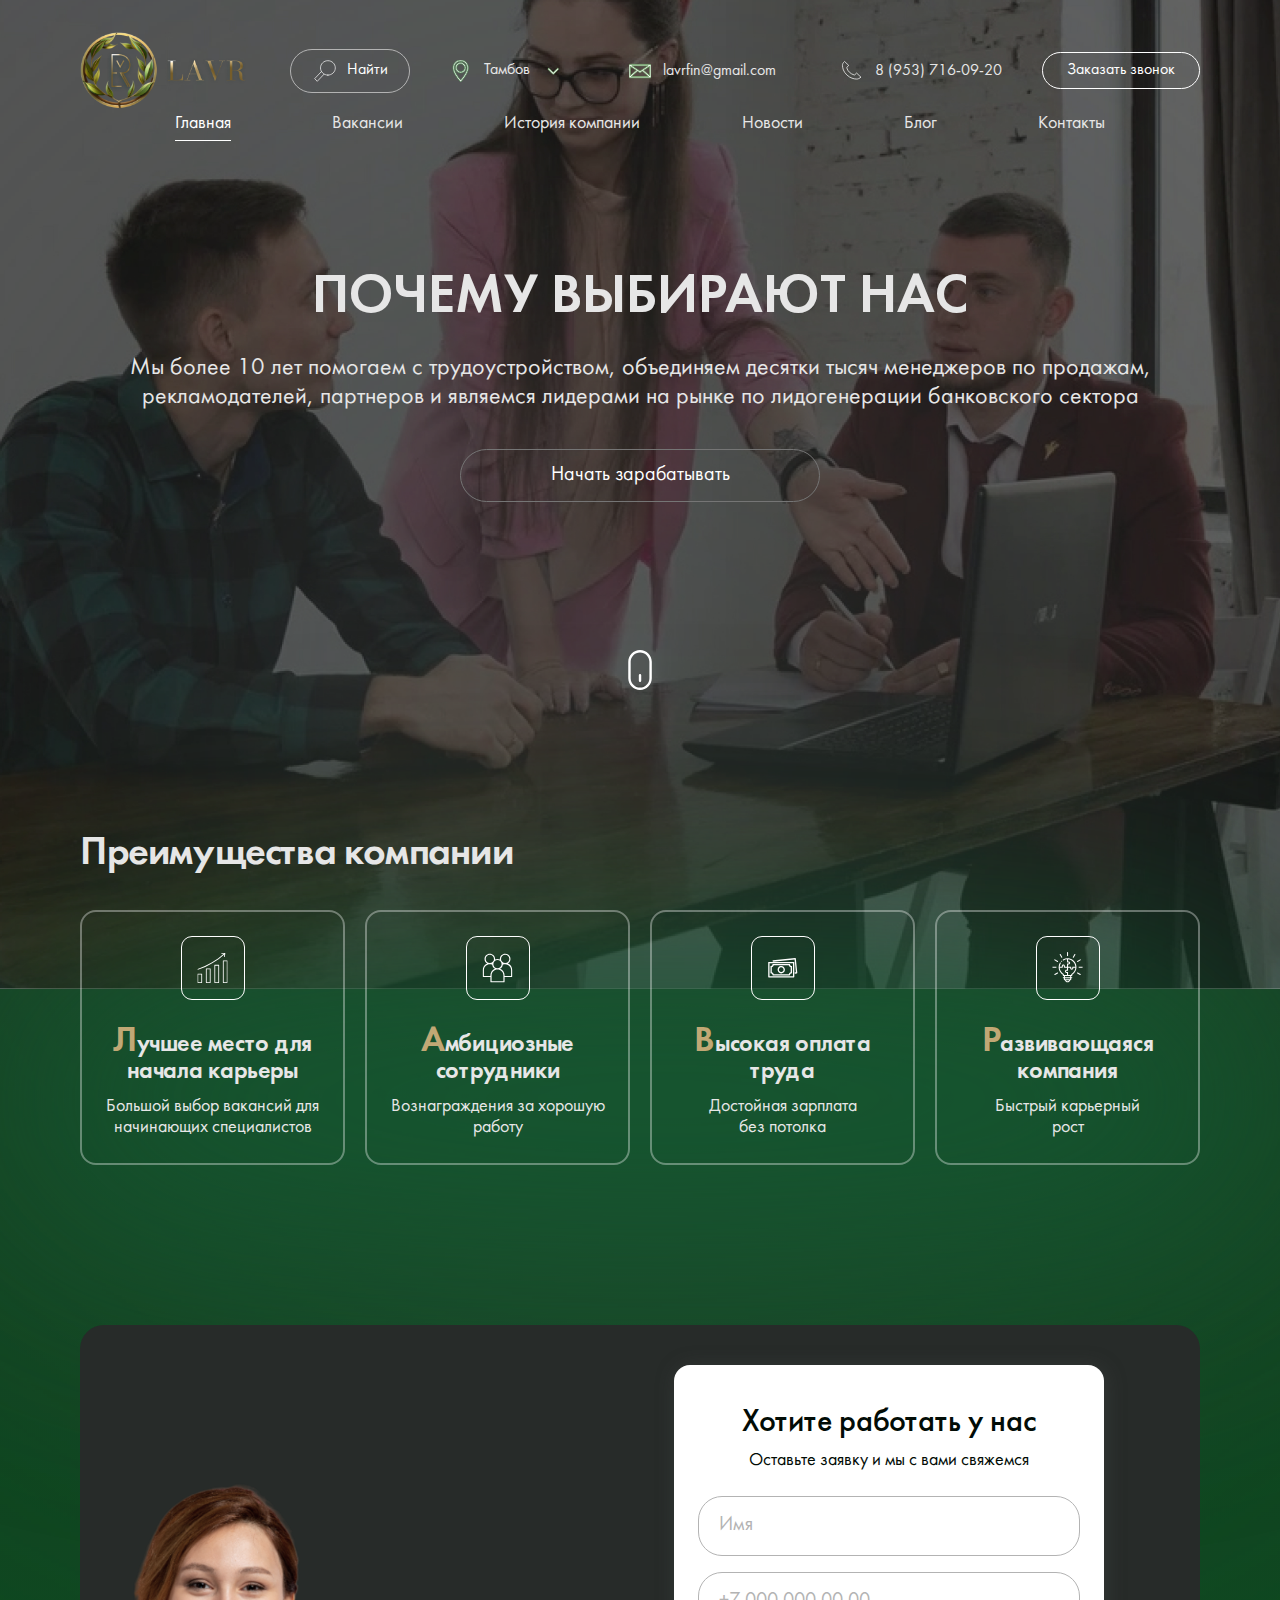
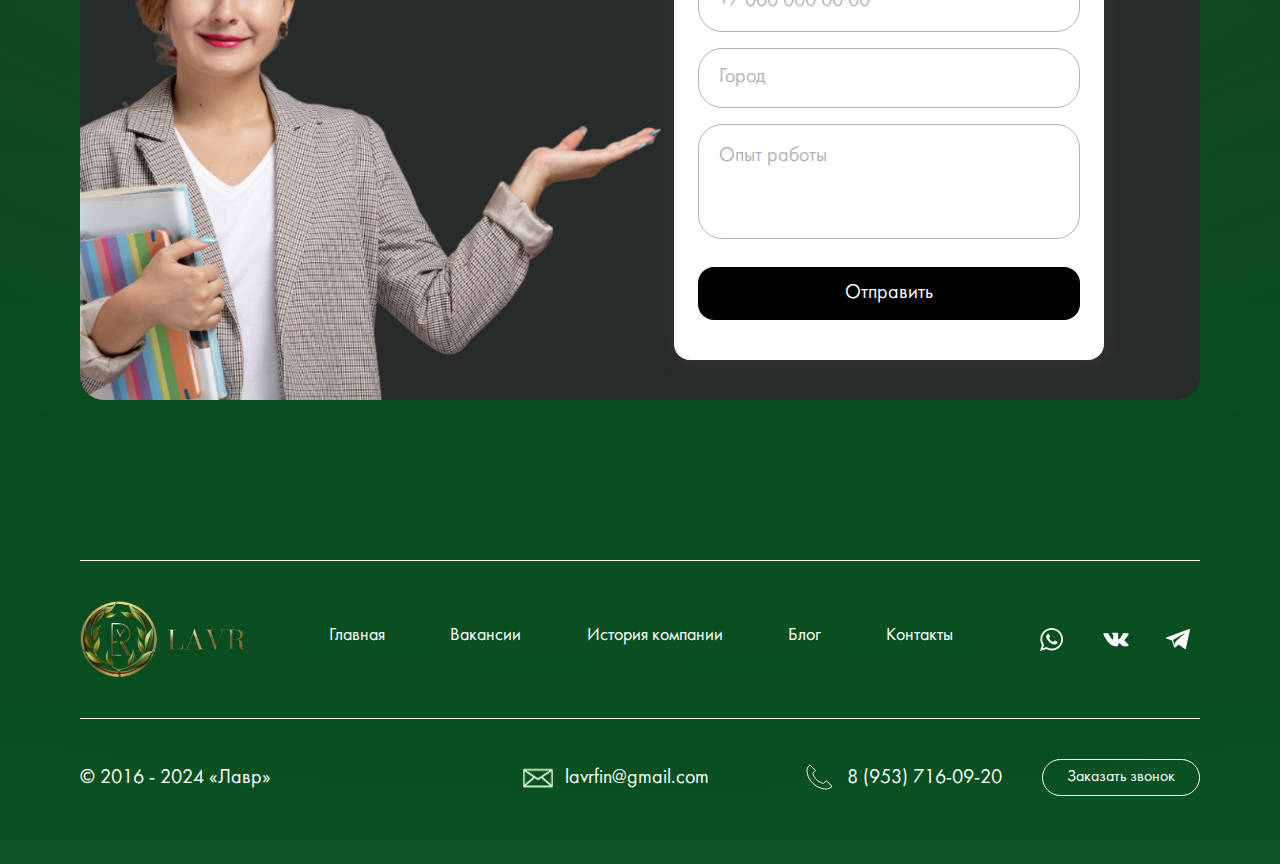
<file: why.html>
<!DOCTYPE html>
<html lang="ru">

<head>
    <meta charset="UTF-8">
    <meta name="viewport" content="width=device-width, initial-scale=1.0">
    <meta name="description" content="">
    <meta name="keywords" content="">
    <link rel="stylesheet" href="css/libs.min.css">
    <link rel="stylesheet" href="css/style.min.css">
    <title>Почему выбирают нас</title>
</head>

<body class="m-page why-page">
    <div class="wrapper">
        <header class="header">
            <div class="container">
                <div class="header__inner">
                    <a href="" class="header__logo">
                        <img src="img/logo.png" alt="">
                    </a>
                    <div class="header__mob">
                        <a href="tel:89537160920" class="menu__item">
                            <img src="img/phone2.svg" alt="">
                            <span>8 (953) 716-09-20</span>
                        </a>
                        <button class="burger">
                            <img src="img/burger.svg" alt="" class="_view1">
                            <img src="img/burger2.svg" alt="" class="_view2">
                        </button>
                    </div>

                    <div class="menu">
                        <div class="menu__scroll">
                            <div class="header-search">
                                <img src="img/search.svg" alt="" class="header-search__icon">
                                <div class="fg">
                                    <input type="text" placeholder="Найти">
                                </div>
                            </div>

                            <div class="menu__items">
                                <div class="city-select">
                                    <img src="img/marker3.svg" alt="" class="city-select__icon">
                                    <div class="city-select__title">
                                        <span>Тамбов</span>
                                    </div>
                                    <img src="img/arrow.svg" alt="" class="city-select__arrow">
                                </div>

                                <a href="mailto:lavrfin@gmail.com" class="menu__item">
                                    <img src="img/mail2.svg" alt="">
                                    <span>lavrfin@gmail.com</span>
                                </a>
                                <a href="tel:89537160920" class="menu__item _hide-mob">
                                    <img src="img/phone2.svg" alt="">
                                    <span>8 (953) 716-09-20</span>
                                </a>
                            </div>

                            <nav class="nav">
                                <a href="" class="nav__link _active">Главная</a>
                                <a href="" class="nav__link">Вакансии</a>
                                <a href="" class="nav__link">История компании</a>
                                <a href="" class="nav__link">Новости</a>
                                <a href="" class="nav__link">Блог</a>
                                <a href="" class="nav__link">Контакты</a>
                            </nav>

                            <button class="menu__btn m-btn m-btn-white-outline _type2">
                                <span>Заказать звонок</span>
                            </button>
                        </div>
                    </div>
                </div>
            </div>

        </header>
        <main class="content">

            <div class="main why-main">
                <div class="container">
                    <div class="main__inner">
                        <h1 class="h1">
                            почему выбирают нас
                        </h1>
                        <div class="main__desc">
                            <div class="text26 text24-laptop text16-tablet">
                                Мы более 10 лет помогаем с трудоустройством, объединяем десятки тысяч менеджеров по продажам, рекламодателей, партнеров и являемся лидерами на рынке по лидогенерации банковского сектора
                            </div>
                        </div>
                        <button class="main__btn m-btn m-btn-white-outline">
                            <span>Начать зарабатывать</span>
                        </button>
                        <img src="img/mouse.svg" alt="" class="main__mouse">
                    </div>
                </div>
                <div class="main__img">
                    <img class="_view1" src="img/why-main.jpg" alt="">
                    <img class="_view2" src="img/why-main-laptop.jpg" alt="">
                    <img class="_view3" src="img/why-main-mob.jpg" alt="">
                </div>
                <img src="img/ellipse.svg" alt="" class="main__ellipse _ellipse">
            </div>

            <span class="_round _round--vacancy"></span>

            <div class="advantages m-section _z3">
                <div class="container">
                    <div class="h2">Преимущества компании</div>
                    <div class="advantages__grid grid4">
                        <div class="advantage-card">
                            <div class="advantage-card__icon">
                                <img src="img/advantage-icon.svg" alt="">
                            </div>
                            <div class="advantage-card__content">
                                <div class="advantage-card__title">
                                    Лучшее место для начала карьеры
                                </div>
                                <div class="advantage-card__desc p-text">
                                    Большой выбор вакансий для начинающих специалистов
                                </div>
                            </div>
                        </div>

                        <div class="advantage-card">
                            <div class="advantage-card__icon">
                                <img src="img/advantage-icon2.svg" alt="">
                            </div>
                            <div class="advantage-card__content">
                                <div class="advantage-card__title">
                                    амбициозные сотрудники
                                </div>
                                <div class="advantage-card__desc p-text">
                                    Вознаграждения за хорошую работу
                                </div>
                            </div>
                        </div>

                        <div class="advantage-card">
                            <div class="advantage-card__icon">
                                <img src="img/advantage-icon3.svg" alt="">
                            </div>
                            <div class="advantage-card__content">
                                <div class="advantage-card__title">
                                    высокая оплата труда
                                </div>
                                <div class="advantage-card__desc p-text">
                                    Достойная зарплата <br> без потолка
                                </div>
                            </div>
                        </div>

                        <div class="advantage-card">
                            <div class="advantage-card__icon">
                                <img src="img/advantage-icon4.svg" alt="">
                            </div>
                            <div class="advantage-card__content">
                                <div class="advantage-card__title">
                                    развивающаяся компания
                                </div>
                                <div class="advantage-card__desc p-text">
                                    Быстрый карьерный <br> рост
                                </div>
                            </div>
                        </div>

                    </div>
                </div>
            </div>

            <div class="work-with m-section _z3">
                <div class="container">
                    <div class="work-with__inner">
                        <img src="img/work-with.png" alt="" class="work-with__img">
                        <form action="" class="work-form">
                            <div class="work-form__top">
                                <div class="work-form__title">
                                    Хотите работать у нас
                                </div>
                                <div class="work-form__desc p-text">
                                    Оставьте заявку и мы с вами свяжемся
                                </div>
                            </div>
                            <div class="work-form__fields">
                                <div class="fg">
                                    <input type="text" placeholder="Имя">
                                </div>
                                <div class="fg">
                                    <input type="tel" placeholder="+7 000 000 00 00">
                                </div>
                                <div class="fg">
                                    <input type="text" placeholder="Город">
                                </div>
                                <div class="fg">
                                    <textarea placeholder="Опыт работы"></textarea>
                                </div>
                            </div>
                            <button class="work-form__btn m-btn m-btn-black">
                                <span>Отправить</span>
                            </button>
                        </form>
                    </div>
                </div>
            </div>

        </main>
        <footer class="footer">
            <div class="container">
                <div class="footer__inner">
                    <div class="footer__top">
                        <a href="" class="footer__logo">
                            <img src="img/logo.png" alt="">
                        </a>

                        <nav class="nav">
                            <a href="" class="nav__link">Главная</a>
                            <a href="" class="nav__link">Вакансии</a>
                            <a href="" class="nav__link">История компании</a>
                            <a href="" class="nav__link">Блог</a>
                            <a href="" class="nav__link">Контакты</a>
                        </nav>

                        <div class="footer__right">
                            <div class="footer__items">
                                <a href="mailto:lavrfin@gmail.com" class="footer__item">
                                    <img src="img/mail2.svg" alt="">
                                    <span>lavrfin@gmail.com</span>
                                </a>
                                <a href="tel:89537160920" class="footer__item _hide-mob">
                                    <img src="img/phone2.svg" alt="">
                                    <span>8 (953) 716-09-20</span>
                                </a>
                                <button class="footer__btn m-btn m-btn-white-outline _type2">
                                    <span>Заказать звонок</span>
                                </button>
                            </div>
                            <div class="socials">
                                <a href="" class="socials__item">
                                    <svg width="40" height="40" viewBox="0 0 40 40" fill="none" xmlns="http://www.w3.org/2000/svg">
                                        <path d="M31 20.2041C31 26.3916 25.9451 31.4075 19.7081 31.4075C17.7289 31.4075 15.8697 30.9013 14.2512 30.0148L8 32L10.0377 25.9873C9.01024 24.2998 8.4185 22.3184 8.4185 20.2034C8.41925 14.0159 13.4727 9 19.7096 9C25.9458 9.0015 31 14.0167 31 20.2041ZM19.7074 10.7865C14.4732 10.7865 10.2155 15.0119 10.2155 20.2064C10.2155 22.2674 10.8875 24.1753 12.0237 25.7278L10.8387 29.225L14.4852 28.0663C15.9852 29.0503 17.7799 29.6233 19.7074 29.6233C24.9416 29.6233 29.2008 25.3986 29.2008 20.2041C29.2023 15.0119 24.9423 10.7865 19.7074 10.7865ZM25.4103 22.7848C25.3398 22.6716 25.1553 22.6026 24.8793 22.4646C24.6041 22.3266 23.2413 21.6629 22.9886 21.5729C22.7336 21.4806 22.5491 21.4341 22.3646 21.7094C22.1823 21.9846 21.6514 22.6026 21.4886 22.7871C21.3274 22.9708 21.1661 22.9941 20.8894 22.8583C20.6126 22.7189 19.7201 22.4309 18.6626 21.4956C17.8399 20.7666 17.2841 19.8689 17.1237 19.5936C16.9609 19.3191 17.1072 19.1706 17.2444 19.0341C17.3681 18.9104 17.5211 18.7131 17.6599 18.5519C17.7986 18.3921 17.8444 18.2789 17.9366 18.0952C18.0274 17.9114 17.9816 17.7517 17.9134 17.6129C17.8444 17.4749 17.2916 16.1249 17.0599 15.5752C16.8297 15.0262 16.5994 15.1169 16.4374 15.1169C16.2762 15.1169 16.0917 15.0944 15.9072 15.0944C15.7227 15.0944 15.4227 15.1612 15.1699 15.4364C14.9172 15.7117 14.2017 16.3754 14.2017 17.7269C14.2017 19.0799 15.1924 20.3841 15.3312 20.5671C15.4707 20.7494 17.2466 23.6136 20.0599 24.7131C22.8746 25.8118 22.8746 25.4451 23.3816 25.3986C23.8901 25.3521 25.0196 24.7348 25.2491 24.0943C25.4801 23.4508 25.4801 22.8996 25.4103 22.7848Z" fill="white" />
                                    </svg>
                                </a>
                                <a href="" class="socials__item">
                                    <svg width="41" height="40" viewBox="0 0 41 40" fill="none" xmlns="http://www.w3.org/2000/svg">
                                        <path d="M33.2683 25.4871C33.1984 25.3767 32.7661 24.4902 30.6859 22.6683C28.5083 20.7604 28.8008 21.0702 31.4237 17.7713C33.0212 15.7622 33.6599 14.5353 33.46 14.0108C33.2699 13.5108 32.0949 13.6427 32.0949 13.6427L28.1881 13.6642C28.1881 13.6642 27.8989 13.6274 27.6827 13.7486C27.4731 13.8682 27.3382 14.1442 27.3382 14.1442C27.3382 14.1442 26.719 15.6994 25.8935 17.0214C24.153 19.8111 23.4558 19.9583 23.1714 19.785C22.51 19.3817 22.6757 18.1624 22.6757 17.2974C22.6757 14.5936 23.1096 13.4664 21.829 13.175C21.4033 13.0783 21.0912 13.0139 20.004 13.0032C18.6097 12.9894 17.4282 13.0078 16.7603 13.3161C16.315 13.5216 15.9721 13.9801 16.1818 14.0062C16.4401 14.0384 17.0252 14.155 17.3356 14.5537C17.737 15.0675 17.7224 16.2239 17.7224 16.2239C17.7224 16.2239 17.9531 19.4062 17.1844 19.8019C16.6563 20.0733 15.9331 19.5197 14.3811 16.9876C13.5864 15.6917 12.9851 14.2577 12.9851 14.2577C12.9851 14.2577 12.8698 13.9909 12.6634 13.8482C12.4131 13.6749 12.0621 13.6197 12.0621 13.6197L8.34705 13.6412C8.34705 13.6412 7.78963 13.6565 7.58487 13.885C7.40286 14.089 7.57024 14.5092 7.57024 14.5092C7.57024 14.5092 10.4792 20.9306 13.7717 24.1682C16.7928 27.1358 20.2218 26.941 20.2218 26.941H21.7754C21.7754 26.941 22.2451 26.8919 22.484 26.6481C22.705 26.4242 22.6969 26.004 22.6969 26.004C22.6969 26.004 22.666 24.0363 23.6345 23.7464C24.5885 23.4612 25.8138 25.6482 27.1123 26.4901C28.0939 27.1266 28.8398 26.987 28.8398 26.987L32.3127 26.941C32.3127 26.941 34.1296 26.8352 33.2683 25.4871Z" fill="white" />
                                    </svg>
                                </a>
                                <a href="" class="socials__item">
                                    <svg width="40" height="40" viewBox="0 0 40 40" fill="none" xmlns="http://www.w3.org/2000/svg">
                                        <path d="M6.42391 19.5899L11.954 21.5654L14.0945 28.154C14.2314 28.576 14.7706 28.732 15.1284 28.4519L18.211 26.0467C18.5341 25.7948 18.9943 25.7822 19.332 26.0168L24.8919 29.8803C25.2747 30.1466 25.817 29.9458 25.913 29.5031L29.9859 10.7519C30.0907 10.2683 29.5942 9.86481 29.1131 10.0429L6.41743 18.4228C5.85735 18.6295 5.86223 19.3885 6.42391 19.5899ZM13.7495 20.5138L24.5574 14.1427C24.7516 14.0285 24.9515 14.2799 24.7847 14.428L15.865 22.3637C15.5515 22.643 15.3493 23.0168 15.292 23.4225L14.9882 25.5777C14.9479 25.8654 14.5256 25.894 14.4426 25.6155L13.2741 21.6856C13.1402 21.2373 13.3353 20.7585 13.7495 20.5138Z" fill="white" />
                                    </svg>
                                </a>
                            </div>

                        </div>
                    </div>

                    <div class="footer__bottom">
                        <div class="footer__c">
                            © 2016 - 2024 «Лавр»
                        </div>
                    </div>
                </div>
            </div>

        </footer>
    </div>

    <script src="js/libs.min.js"></script>
    <script src="js/main.min.js"></script>

</body>

</html>
</file>
<file: css/libs.min.css>
@font-face{font-family:'swiper-icons';src:url("data:application/font-woff;charset=utf-8;base64, [base64]//wADZ2x5ZgAAAywAAADMAAAD2MHtryVoZWFkAAABbAAAADAAAAA2E2+eoWhoZWEAAAGcAAAAHwAAACQC9gDzaG10eAAAAigAAAAZAAAArgJkABFsb2NhAAAC0AAAAFoAAABaFQAUGG1heHAAAAG8AAAAHwAAACAAcABAbmFtZQAAA/gAAAE5AAACXvFdBwlwb3N0AAAFNAAAAGIAAACE5s74hXjaY2BkYGAAYpf5Hu/j+W2+MnAzMYDAzaX6QjD6/4//Bxj5GA8AuRwMYGkAPywL13jaY2BkYGA88P8Agx4j+/8fQDYfA1AEBWgDAIB2BOoAeNpjYGRgYNBh4GdgYgABEMnIABJzYNADCQAACWgAsQB42mNgYfzCOIGBlYGB0YcxjYGBwR1Kf2WQZGhhYGBiYGVmgAFGBiQQkOaawtDAoMBQxXjg/wEGPcYDDA4wNUA2CCgwsAAAO4EL6gAAeNpj2M0gyAACqxgGNWBkZ2D4/wMA+xkDdgAAAHjaY2BgYGaAYBkGRgYQiAHyGMF8FgYHIM3DwMHABGQrMOgyWDLEM1T9/w8UBfEMgLzE////P/5//f/V/xv+r4eaAAeMbAxwIUYmIMHEgKYAYjUcsDAwsLKxc3BycfPw8jEQA/[base64]/uznmfPFBNODM2K7MTQ45YEAZqGP81AmGGcF3iPqOop0r1SPTaTbVkfUe4HXj97wYE+yNwWYxwWu4v1ugWHgo3S1XdZEVqWM7ET0cfnLGxWfkgR42o2PvWrDMBSFj/IHLaF0zKjRgdiVMwScNRAoWUoH78Y2icB/yIY09An6AH2Bdu/UB+yxopYshQiEvnvu0dURgDt8QeC8PDw7Fpji3fEA4z/PEJ6YOB5hKh4dj3EvXhxPqH/SKUY3rJ7srZ4FZnh1PMAtPhwP6fl2PMJMPDgeQ4rY8YT6Gzao0eAEA409DuggmTnFnOcSCiEiLMgxCiTI6Cq5DZUd3Qmp10vO0LaLTd2cjN4fOumlc7lUYbSQcZFkutRG7g6JKZKy0RmdLY680CDnEJ+UMkpFFe1RN7nxdVpXrC4aTtnaurOnYercZg2YVmLN/d/gczfEimrE/fs/bOuq29Zmn8tloORaXgZgGa78yO9/cnXm2BpaGvq25Dv9S4E9+5SIc9PqupJKhYFSSl47+Qcr1mYNAAAAeNptw0cKwkAAAMDZJA8Q7OUJvkLsPfZ6zFVERPy8qHh2YER+3i/BP83vIBLLySsoKimrqKqpa2hp6+jq6RsYGhmbmJqZSy0sraxtbO3sHRydnEMU4uR6yx7JJXveP7WrDycAAAAAAAH//wACeNpjYGRgYOABYhkgZgJCZgZNBkYGLQZtIJsFLMYAAAw3ALgAeNolizEKgDAQBCchRbC2sFER0YD6qVQiBCv/H9ezGI6Z5XBAw8CBK/m5iQQVauVbXLnOrMZv2oLdKFa8Pjuru2hJzGabmOSLzNMzvutpB3N42mNgZGBg4GKQYzBhYMxJLMlj4GBgAYow/P/PAJJhLM6sSoWKfWCAAwDAjgbRAAB42mNgYGBkAIIbCZo5IPrmUn0hGA0AO8EFTQAA");font-weight:400;font-style:normal}:root{--swiper-theme-color: #007aff}.swiper{margin-left:auto;margin-right:auto;position:relative;overflow:hidden;list-style:none;padding:0;z-index:1}.swiper-vertical>.swiper-wrapper{flex-direction:column}.swiper-wrapper{position:relative;width:100%;height:100%;z-index:1;display:flex;transition-property:transform;box-sizing:content-box}.swiper-android .swiper-slide,.swiper-wrapper{transform:translate3d(0px, 0, 0)}.swiper-pointer-events{touch-action:pan-y}.swiper-pointer-events.swiper-vertical{touch-action:pan-x}.swiper-slide{flex-shrink:0;width:100%;height:100%;position:relative;transition-property:transform}.swiper-slide-invisible-blank{visibility:hidden}.swiper-autoheight,.swiper-autoheight .swiper-slide{height:auto}.swiper-autoheight .swiper-wrapper{align-items:flex-start;transition-property:transform, height}.swiper-backface-hidden .swiper-slide{transform:translateZ(0);-webkit-backface-visibility:hidden;backface-visibility:hidden}.swiper-3d,.swiper-3d.swiper-css-mode .swiper-wrapper{perspective:1200px}.swiper-3d .swiper-wrapper,.swiper-3d .swiper-slide,.swiper-3d .swiper-slide-shadow,.swiper-3d .swiper-slide-shadow-left,.swiper-3d .swiper-slide-shadow-right,.swiper-3d .swiper-slide-shadow-top,.swiper-3d .swiper-slide-shadow-bottom,.swiper-3d .swiper-cube-shadow{transform-style:preserve-3d}.swiper-3d .swiper-slide-shadow,.swiper-3d .swiper-slide-shadow-left,.swiper-3d .swiper-slide-shadow-right,.swiper-3d .swiper-slide-shadow-top,.swiper-3d .swiper-slide-shadow-bottom{position:absolute;left:0;top:0;width:100%;height:100%;pointer-events:none;z-index:10}.swiper-3d .swiper-slide-shadow{background:rgba(0,0,0,0.15)}.swiper-3d .swiper-slide-shadow-left{background-image:linear-gradient(to left, rgba(0,0,0,0.5), rgba(0,0,0,0))}.swiper-3d .swiper-slide-shadow-right{background-image:linear-gradient(to right, rgba(0,0,0,0.5), rgba(0,0,0,0))}.swiper-3d .swiper-slide-shadow-top{background-image:linear-gradient(to top, rgba(0,0,0,0.5), rgba(0,0,0,0))}.swiper-3d .swiper-slide-shadow-bottom{background-image:linear-gradient(to bottom, rgba(0,0,0,0.5), rgba(0,0,0,0))}.swiper-css-mode>.swiper-wrapper{overflow:auto;scrollbar-width:none;-ms-overflow-style:none}.swiper-css-mode>.swiper-wrapper::-webkit-scrollbar{display:none}.swiper-css-mode>.swiper-wrapper>.swiper-slide{scroll-snap-align:start start}.swiper-horizontal.swiper-css-mode>.swiper-wrapper{scroll-snap-type:x mandatory}.swiper-vertical.swiper-css-mode>.swiper-wrapper{scroll-snap-type:y mandatory}.swiper-centered>.swiper-wrapper::before{content:'';flex-shrink:0;order:9999}.swiper-centered.swiper-horizontal>.swiper-wrapper>.swiper-slide:first-child{margin-inline-start:var(--swiper-centered-offset-before)}.swiper-centered.swiper-horizontal>.swiper-wrapper::before{height:100%;min-height:1px;width:var(--swiper-centered-offset-after)}.swiper-centered.swiper-vertical>.swiper-wrapper>.swiper-slide:first-child{margin-block-start:var(--swiper-centered-offset-before)}.swiper-centered.swiper-vertical>.swiper-wrapper::before{width:100%;min-width:1px;height:var(--swiper-centered-offset-after)}.swiper-centered>.swiper-wrapper>.swiper-slide{scroll-snap-align:center center}.swiper-virtual .swiper-slide{-webkit-backface-visibility:hidden;transform:translateZ(0)}.swiper-virtual.swiper-css-mode .swiper-wrapper::after{content:'';position:absolute;left:0;top:0;pointer-events:none}.swiper-virtual.swiper-css-mode.swiper-horizontal .swiper-wrapper::after{height:1px;width:var(--swiper-virtual-size)}.swiper-virtual.swiper-css-mode.swiper-vertical .swiper-wrapper::after{width:1px;height:var(--swiper-virtual-size)}:root{--swiper-navigation-size: 44px}.swiper-button-prev,.swiper-button-next{position:absolute;top:50%;width:calc(var(--swiper-navigation-size) / 44 * 27);height:var(--swiper-navigation-size);margin-top:calc(0px - (var(--swiper-navigation-size) / 2));z-index:10;cursor:pointer;display:flex;align-items:center;justify-content:center;color:var(--swiper-navigation-color, var(--swiper-theme-color))}.swiper-button-prev.swiper-button-disabled,.swiper-button-next.swiper-button-disabled{opacity:0.35;cursor:auto;pointer-events:none}.swiper-button-prev:after,.swiper-button-next:after{font-family:swiper-icons;font-size:var(--swiper-navigation-size);text-transform:none !important;letter-spacing:0;text-transform:none;font-variant:initial;line-height:1}.swiper-button-prev,.swiper-rtl .swiper-button-next{left:10px;right:auto}.swiper-button-prev:after,.swiper-rtl .swiper-button-next:after{content:'prev'}.swiper-button-next,.swiper-rtl .swiper-button-prev{right:10px;left:auto}.swiper-button-next:after,.swiper-rtl .swiper-button-prev:after{content:'next'}.swiper-button-lock{display:none}.swiper-pagination{position:absolute;text-align:center;transition:300ms opacity;transform:translate3d(0, 0, 0);z-index:10}.swiper-pagination.swiper-pagination-hidden{opacity:0}.swiper-pagination-fraction,.swiper-pagination-custom,.swiper-horizontal>.swiper-pagination-bullets,.swiper-pagination-bullets.swiper-pagination-horizontal{bottom:10px;left:0;width:100%}.swiper-pagination-bullets-dynamic{overflow:hidden;font-size:0}.swiper-pagination-bullets-dynamic .swiper-pagination-bullet{transform:scale(0.33);position:relative}.swiper-pagination-bullets-dynamic .swiper-pagination-bullet-active{transform:scale(1)}.swiper-pagination-bullets-dynamic .swiper-pagination-bullet-active-main{transform:scale(1)}.swiper-pagination-bullets-dynamic .swiper-pagination-bullet-active-prev{transform:scale(0.66)}.swiper-pagination-bullets-dynamic .swiper-pagination-bullet-active-prev-prev{transform:scale(0.33)}.swiper-pagination-bullets-dynamic .swiper-pagination-bullet-active-next{transform:scale(0.66)}.swiper-pagination-bullets-dynamic .swiper-pagination-bullet-active-next-next{transform:scale(0.33)}.swiper-pagination-bullet{width:var(--swiper-pagination-bullet-width, var(--swiper-pagination-bullet-size, 8px));height:var(--swiper-pagination-bullet-height, var(--swiper-pagination-bullet-size, 8px));display:inline-block;border-radius:50%;background:var(--swiper-pagination-bullet-inactive-color, #000);opacity:var(--swiper-pagination-bullet-inactive-opacity, 0.2)}button.swiper-pagination-bullet{border:none;margin:0;padding:0;box-shadow:none;-webkit-appearance:none;appearance:none}.swiper-pagination-clickable .swiper-pagination-bullet{cursor:pointer}.swiper-pagination-bullet:only-child{display:none !important}.swiper-pagination-bullet-active{opacity:var(--swiper-pagination-bullet-opacity, 1);background:var(--swiper-pagination-color, var(--swiper-theme-color))}.swiper-vertical>.swiper-pagination-bullets,.swiper-pagination-vertical.swiper-pagination-bullets{right:10px;top:50%;transform:translate3d(0px, -50%, 0)}.swiper-vertical>.swiper-pagination-bullets .swiper-pagination-bullet,.swiper-pagination-vertical.swiper-pagination-bullets .swiper-pagination-bullet{margin:var(--swiper-pagination-bullet-vertical-gap, 6px) 0;display:block}.swiper-vertical>.swiper-pagination-bullets.swiper-pagination-bullets-dynamic,.swiper-pagination-vertical.swiper-pagination-bullets.swiper-pagination-bullets-dynamic{top:50%;transform:translateY(-50%);width:8px}.swiper-vertical>.swiper-pagination-bullets.swiper-pagination-bullets-dynamic .swiper-pagination-bullet,.swiper-pagination-vertical.swiper-pagination-bullets.swiper-pagination-bullets-dynamic .swiper-pagination-bullet{display:inline-block;transition:200ms transform, 200ms top}.swiper-horizontal>.swiper-pagination-bullets .swiper-pagination-bullet,.swiper-pagination-horizontal.swiper-pagination-bullets .swiper-pagination-bullet{margin:0 var(--swiper-pagination-bullet-horizontal-gap, 4px)}.swiper-horizontal>.swiper-pagination-bullets.swiper-pagination-bullets-dynamic,.swiper-pagination-horizontal.swiper-pagination-bullets.swiper-pagination-bullets-dynamic{left:50%;transform:translateX(-50%);white-space:nowrap}.swiper-horizontal>.swiper-pagination-bullets.swiper-pagination-bullets-dynamic .swiper-pagination-bullet,.swiper-pagination-horizontal.swiper-pagination-bullets.swiper-pagination-bullets-dynamic .swiper-pagination-bullet{transition:200ms transform, 200ms left}.swiper-horizontal.swiper-rtl>.swiper-pagination-bullets-dynamic .swiper-pagination-bullet{transition:200ms transform, 200ms right}.swiper-pagination-progressbar{background:rgba(0,0,0,0.25);position:absolute}.swiper-pagination-progressbar .swiper-pagination-progressbar-fill{background:var(--swiper-pagination-color, var(--swiper-theme-color));position:absolute;left:0;top:0;width:100%;height:100%;transform:scale(0);transform-origin:left top}.swiper-rtl .swiper-pagination-progressbar .swiper-pagination-progressbar-fill{transform-origin:right top}.swiper-horizontal>.swiper-pagination-progressbar,.swiper-pagination-progressbar.swiper-pagination-horizontal,.swiper-vertical>.swiper-pagination-progressbar.swiper-pagination-progressbar-opposite,.swiper-pagination-progressbar.swiper-pagination-vertical.swiper-pagination-progressbar-opposite{width:100%;height:4px;left:0;top:0}.swiper-vertical>.swiper-pagination-progressbar,.swiper-pagination-progressbar.swiper-pagination-vertical,.swiper-horizontal>.swiper-pagination-progressbar.swiper-pagination-progressbar-opposite,.swiper-pagination-progressbar.swiper-pagination-horizontal.swiper-pagination-progressbar-opposite{width:4px;height:100%;left:0;top:0}.swiper-pagination-lock{display:none}.swiper-scrollbar{border-radius:10px;position:relative;-ms-touch-action:none;background:rgba(0,0,0,0.1)}.swiper-horizontal>.swiper-scrollbar{position:absolute;left:1%;bottom:3px;z-index:50;height:5px;width:98%}.swiper-vertical>.swiper-scrollbar{position:absolute;right:3px;top:1%;z-index:50;width:5px;height:98%}.swiper-scrollbar-drag{height:100%;width:100%;position:relative;background:rgba(0,0,0,0.5);border-radius:10px;left:0;top:0}.swiper-scrollbar-cursor-drag{cursor:move}.swiper-scrollbar-lock{display:none}.swiper-zoom-container{width:100%;height:100%;display:flex;justify-content:center;align-items:center;text-align:center}.swiper-zoom-container>img,.swiper-zoom-container>svg,.swiper-zoom-container>canvas{max-width:100%;max-height:100%;object-fit:contain}.swiper-slide-zoomed{cursor:move}.swiper-lazy-preloader{width:42px;height:42px;position:absolute;left:50%;top:50%;margin-left:-21px;margin-top:-21px;z-index:10;transform-origin:50%;box-sizing:border-box;border:4px solid var(--swiper-preloader-color, var(--swiper-theme-color));border-radius:50%;border-top-color:transparent}.swiper-slide-visible .swiper-lazy-preloader{animation:swiper-preloader-spin 1s infinite linear}.swiper-lazy-preloader-white{--swiper-preloader-color: #fff}.swiper-lazy-preloader-black{--swiper-preloader-color: #000}@keyframes swiper-preloader-spin{0%{transform:rotate(0deg)}100%{transform:rotate(360deg)}}.swiper .swiper-notification{position:absolute;left:0;top:0;pointer-events:none;opacity:0;z-index:-1000}.swiper-free-mode>.swiper-wrapper{transition-timing-function:ease-out;margin:0 auto}.swiper-grid>.swiper-wrapper{flex-wrap:wrap}.swiper-grid-column>.swiper-wrapper{flex-wrap:wrap;flex-direction:column}.swiper-fade.swiper-free-mode .swiper-slide{transition-timing-function:ease-out}.swiper-fade .swiper-slide{pointer-events:none;transition-property:opacity}.swiper-fade .swiper-slide .swiper-slide{pointer-events:none}.swiper-fade .swiper-slide-active,.swiper-fade .swiper-slide-active .swiper-slide-active{pointer-events:auto}.swiper-cube{overflow:visible}.swiper-cube .swiper-slide{pointer-events:none;-webkit-backface-visibility:hidden;backface-visibility:hidden;z-index:1;visibility:hidden;transform-origin:0 0;width:100%;height:100%}.swiper-cube .swiper-slide .swiper-slide{pointer-events:none}.swiper-cube.swiper-rtl .swiper-slide{transform-origin:100% 0}.swiper-cube .swiper-slide-active,.swiper-cube .swiper-slide-active .swiper-slide-active{pointer-events:auto}.swiper-cube .swiper-slide-active,.swiper-cube .swiper-slide-next,.swiper-cube .swiper-slide-prev,.swiper-cube .swiper-slide-next+.swiper-slide{pointer-events:auto;visibility:visible}.swiper-cube .swiper-slide-shadow-top,.swiper-cube .swiper-slide-shadow-bottom,.swiper-cube .swiper-slide-shadow-left,.swiper-cube .swiper-slide-shadow-right{z-index:0;-webkit-backface-visibility:hidden;backface-visibility:hidden}.swiper-cube .swiper-cube-shadow{position:absolute;left:0;bottom:0px;width:100%;height:100%;opacity:0.6;z-index:0}.swiper-cube .swiper-cube-shadow:before{content:'';background:#000;position:absolute;left:0;top:0;bottom:0;right:0;filter:blur(50px)}.swiper-flip{overflow:visible}.swiper-flip .swiper-slide{pointer-events:none;-webkit-backface-visibility:hidden;backface-visibility:hidden;z-index:1}.swiper-flip .swiper-slide .swiper-slide{pointer-events:none}.swiper-flip .swiper-slide-active,.swiper-flip .swiper-slide-active .swiper-slide-active{pointer-events:auto}.swiper-flip .swiper-slide-shadow-top,.swiper-flip .swiper-slide-shadow-bottom,.swiper-flip .swiper-slide-shadow-left,.swiper-flip .swiper-slide-shadow-right{z-index:0;-webkit-backface-visibility:hidden;backface-visibility:hidden}.swiper-creative .swiper-slide{-webkit-backface-visibility:hidden;backface-visibility:hidden;overflow:hidden;transition-property:transform, opacity, height}.swiper-cards{overflow:visible}.swiper-cards .swiper-slide{transform-origin:center bottom;-webkit-backface-visibility:hidden;backface-visibility:hidden;overflow:hidden}

/*# sourceMappingURL=../sourcemaps/libs.min.css.map */
</file>
<file: css/style.min.css>
@font-face{font-family:Futura;src:url(../fonts/FuturaBookC.ttf) format("ttf"),url(../fonts/FuturaBookC.woff) format("woff"),url(../fonts/FuturaBookC.woff2) format("woff2");font-weight:400;font-style:normal;font-display:swap}@font-face{font-family:Futura;src:url(../fonts/FuturaMediumC.ttf) format("ttf"),url(../fonts/FuturaMediumC.woff) format("woff"),url(../fonts/FuturaMediumC.woff2) format("woff2");font-weight:500;font-style:normal;font-display:swap}@font-face{font-family:Futura;src:url(../fonts/FuturaDemiC.ttf) format("ttf"),url(../fonts/FuturaDemiC.woff) format("woff"),url(../fonts/FuturaDemiC.woff2) format("woff2");font-weight:600;font-style:normal;font-display:swap}*,::after,::before{margin:0;padding:0;-webkit-box-sizing:border-box;box-sizing:border-box;-webkit-font-smoothing:antialiased!important;-webkit-tap-highlight-color:transparent;outline:0!important}h1,h2,h3,h4,h5,h6{font-weight:400}a,body,div,form,h1,h2,h3,h4,h5,li,p,ul{margin:0;padding:0;border:0;text-decoration:none;line-height:1}button,input,textarea{outline:0!important;-webkit-transition:.125s;-o-transition:.125s;transition:.125s;font-family:inherit}input:active,input[type=checkbox]:focus,input[type=file]:focus,input[type=radio]:focus,input[type=text]:focus{outline:0!important}::-webkit-input-placeholder{color:#222}::-moz-placeholder{color:#222}:-moz-placeholder{color:#222}:-ms-input-placeholder{color:#222}input::-webkit-inner-spin-button,input::-webkit-outer-spin-button{-webkit-appearance:none;margin:0}input[type=number]{-moz-appearance:textfield}html{height:100%;scroll-behavior:smooth;width:100%}svg{-ms-flex-negative:0;flex-shrink:0;height:auto}circle,path,rect,svg{-webkit-transition:.3s;-o-transition:.3s;transition:.3s}a{color:inherit;text-decoration:none;-webkit-transition:.3s;-o-transition:.3s;transition:.3s}a:focus,a:hover{text-decoration:none}li,ul{margin:0;padding:0;list-style:none}i{line-height:100%}fieldset{min-width:0;padding:0;margin:0;border:0}button{cursor:pointer;border:none;outline:0;-webkit-box-sizing:border-box;box-sizing:border-box;-webkit-transition:.3s;-o-transition:.3s;transition:.3s;background-color:inherit;font-size:1em}.swiper-button-next,.swiper-button-prev{z-index:2}.swiper-button-next::after,.swiper-button-prev::after{display:none}img{-webkit-user-select:none;-moz-user-select:none;-o-user-select:none;-ms-user-select:none;user-select:none;-ms-flex-negative:0;flex-shrink:0}html.fixed-body{overflow-y:hidden}.wrapper{min-height:100vh;display:-webkit-box;display:-ms-flexbox;display:flex;-webkit-box-orient:vertical;-webkit-box-direction:normal;-ms-flex-direction:column;flex-direction:column;-ms-flex-negative:0;flex-shrink:0;overflow:hidden}.content{-webkit-box-flex:1;-ms-flex-positive:1;flex-grow:1;display:-webkit-box;display:-ms-flexbox;display:flex;-webkit-box-orient:vertical;-webkit-box-direction:normal;-ms-flex-direction:column;flex-direction:column;width:100%;position:relative}.m-page{width:calc(100vw - (100vw - 100%));overflow-x:hidden;font-family:Futura,sans-serif;font-weight:400;background-image:url(../img/bg.svg);background-size:cover;color:#e6e6e6;min-height:calc(100 * var(--vh));font-size:calc(1760px * (16 / 1760))}@media screen and (max-width:1760px){.m-page{font-size:calc(100vw * (16 / 1760))}}.m-page.fixed-body,.m-page.fixed-body2{overflow-y:hidden;padding-right:var(--scrollWidth)}.vacancy-page{background-image:url(../img/bg2.svg)}.history-page{background-image:url(../img/history-bg.svg)}.container{max-width:1760px;width:100%;margin:0 auto;padding:0 2.5em}a:hover{color:#37b04d}@media screen and (max-width:1400px){.m-page{font-size:calc(1200px * (16 / 1200))}.vacancy-page{background-image:url(../img/bg.svg)}.history-page{background-image:url(../img/history-bg2.svg)}.container{max-width:1200px}}@media screen and (max-width:1400px) and (max-width:1200px){.m-page{font-size:calc(100vw * (16 / 1200))}}@media screen and (max-width:992px){.m-page{font-size:calc(100vw * (16 / 768))}.container{padding:0 1em}}@media screen and (max-width:576px){.m-page{font-size:calc(100vw * (16 / 360));background-size:1000% auto}.why-page{background-image:url(../img/contacts-bg.svg)}}.h1{font-size:4.625em;line-height:106%;font-weight:600;text-transform:uppercase}.h2{font-size:2.875em;line-height:120%;letter-spacing:-.01em;font-weight:600}.h3{font-size:1.875em;line-height:120%;font-weight:500}.p-text,.text p,.text26{font-size:1.625em;line-height:120%}.text32{font-size:2em;line-height:116%}.text20{font-size:1.25em;line-height:120%}.text19{font-size:1.1875em;line-height:120%}.text18{font-size:1.125em;line-height:120%}.text17{font-size:1.0625em;line-height:120%}.text16{font-size:1em;line-height:150%}.text15{font-size:.9375em;line-height:120%}.text14{font-size:.875em;line-height:120%}.text13{font-size:.8125em;line-height:120%}.text12{font-size:.75em;line-height:120%}.text11{font-size:.6875em;line-height:120%}.text10{font-size:.625em;line-height:120%}.extra-bold-text{font-weight:800}.bold-text{font-weight:700}.semi-bold-text{font-weight:600}.medium-text{font-weight:500}.regular-text{font-weight:400}.light-text{font-weight:300}.text-center{text-align:center}@media screen and (max-width:1400px){.h1{font-size:3.5em;line-height:120%}.h2{font-size:2.5em}.text28-laptop{font-size:1.75em}.h3,.text24-laptop{font-size:1.5em}.p-text,.text p{font-size:1.25em}}@media screen and (max-width:992px){.h1{font-size:2.25em}.h2{font-size:2em}.text24-tablet{font-size:1.5em}.h3,.text20-tablet{font-size:1.25em}.text19-tablet{font-size:1.1875em}.text18-tablet{font-size:1.125em}.text17-tablet{font-size:1.0625em}.text16-tablet{font-size:1em}.text15-tablet{font-size:.9375em}.text14-tablet{font-size:.875em}.text13-tablet{font-size:.8125em}.text12-tablet{font-size:.75em}.text11-tablet{font-size:.6875em}.text10-tablet{font-size:.625em}}@media screen and (max-width:576px){.h1,.h2{font-size:1.5em}.h3,.p-text,.text p{font-size:1em}.text20-mob{font-size:1.25em}}.m-btn{display:-webkit-box;display:-ms-flexbox;display:flex;-webkit-box-align:center;-ms-flex-align:center;align-items:center;-webkit-box-pack:center;-ms-flex-pack:center;justify-content:center;-webkit-transition:.225s ease-out;-o-transition:.225s ease-out;transition:.225s ease-out;padding:0 4em;height:3.3125em;border-radius:3.75em}.m-btn:focus{-webkit-box-shadow:none;box-shadow:none}.m-btn span{font-size:1.25em}.m-btn-white-outline{border:1px solid #757575;color:#fff}.m-btn-white-outline._type2{border-color:#fff}.m-btn-white-outline:hover{border-color:#fff;background-color:#fff;color:#020c06}.m-btn-black-outline{border:1px solid #020c06;color:#020c06}.m-btn-black-outline:hover{border-color:#020c06;background-color:#020c06;color:#fff}.m-btn-green{background:#37b04d;color:#fff}.m-btn-green:hover{background:#2b893c;color:#fff}.m-btn-black{background:#000;color:#fff}.m-btn-black:hover{background:#2b893c;color:#fff}@media screen and (max-width:992px){.m-btn{height:2.625em;padding:0 1em}.m-btn span{font-size:1em}}.fg{position:relative;margin:0}.fg label{display:block;font-size:.9375em;line-height:140%;margin-bottom:.375em}.fg label span{color:#37b04d}.fg input,.fg textarea{border-radius:1.2em;border:1px solid #b3b3b3;padding:0 1em;height:3em;width:100%;font-size:1.25em;background-color:transparent;color:#000}.fg input::-webkit-input-placeholder,.fg textarea::-webkit-input-placeholder{color:#b3b3b3}.fg input::-moz-placeholder,.fg textarea::-moz-placeholder{color:#b3b3b3}.fg input:-ms-input-placeholder,.fg textarea:-ms-input-placeholder{color:#b3b3b3}.fg input::-ms-input-placeholder,.fg textarea::-ms-input-placeholder{color:#b3b3b3}.fg input::placeholder,.fg textarea::placeholder{color:#b3b3b3}.fg input:focus,.fg textarea:focus{border-color:#9ca0a0;-webkit-box-shadow:0 .25em .4375em 0 rgba(47,63,67,.03),0 .25em .3125em 0 rgba(0,0,0,.02) inset;box-shadow:0 .25em .4375em 0 rgba(47,63,67,.03),0 .25em .3125em 0 rgba(0,0,0,.02) inset}.fg input:disabled,.fg textarea:disabled{pointer-events:none;background:#f6f6f6!important;color:rgba(0,0,0,.4)}.fg textarea{padding-top:1em;padding-bottom:1em;height:5.75em;resize:none}.m-check{position:relative}.m-check input{position:absolute;opacity:0;width:100%;height:100%;left:0;top:0;z-index:2;cursor:pointer}.m-check label{position:relative;cursor:pointer;display:-webkit-box;display:-ms-flexbox;display:flex;-webkit-box-align:center;-ms-flex-align:center;align-items:center;padding-left:1.875em;min-height:1.25em}.m-check label span{font-size:1.125em;line-height:120%}.m-check label:after,.m-check label:before{pointer-events:none}.m-check label:before{content:'';position:absolute;z-index:1;left:0;top:50%;-webkit-transform:translateY(-50%);-ms-transform:translateY(-50%);transform:translateY(-50%);border:1px solid #000;width:1.25em;height:1.25em;background-size:0 auto;background-repeat:no-repeat;background-position:center;-webkit-transition:none;-o-transition:none;transition:none;border-radius:.25em;background-image:url(../img/check2.svg)}.m-check label a{text-decoration:underline;position:relative;z-index:2}.m-check input:checked+label::before{background-size:.625em auto}@media screen and (max-width:992px){.m-check label span{font-size:1em}}@media screen and (max-width:576px){.fg input,.fg textarea{font-size:1em;padding:0 1.25em;height:3.125em}.fg textarea{padding-top:1em;padding-bottom:1em;height:7em}.m-check label span{font-size:.875em}}.pagination{margin-top:3.75em}.pagination__items{display:-webkit-box;display:-ms-flexbox;display:flex;-webkit-box-pack:center;-ms-flex-pack:center;justify-content:center}.pagination__item{height:3.625em;min-width:3.625em;padding:0 1.25em;border-radius:.25em;border:1px solid #020c06;display:-webkit-box;display:-ms-flexbox;display:flex;-webkit-box-align:center;-ms-flex-align:center;align-items:center;-webkit-box-pack:center;-ms-flex-pack:center;justify-content:center;margin:0 .3125em;font-weight:500}.pagination__item svg{width:1.0625em;height:auto}.pagination__item._active{pointer-events:none}.pagination__item._active,.pagination__item:hover{color:#fff;background-color:#020c06;border-color:#020c06}.pagination__item._active path,.pagination__item:hover path{fill:#fff}.pagination__item._btn{padding:0 1.5em}@media screen and (max-width:992px){.pagination{margin-top:1.875em}}@media screen and (max-width:576px){.pagination{margin-top:1.56em}.pagination ._hide-tablet{display:none}.pagination ._btn{width:2.8125em;padding:0}.pagination__item{height:2.8125em;min-width:2.8125em;padding:0 .875em}.pagination__item span{font-size:.875em}}.tabs{display:-webkit-box;display:-ms-flexbox;display:flex}.tab{height:3.5625em;padding:0 1.56em;display:-webkit-box;display:-ms-flexbox;display:flex;-webkit-box-align:center;-ms-flex-align:center;align-items:center;position:relative;text-transform:uppercase;font-weight:700;color:rgba(2,12,6,.8);-webkit-transition:.3s;-o-transition:.3s;transition:.3s}.tab:not(:last-child){margin:0 .94em 0 0}.tab:before{content:'';position:absolute;width:100%;height:2px;left:0;bottom:0;background-color:#37b04d;opacity:0;-webkit-transition:inherit;-o-transition:inherit;transition:inherit}.tab span{font-size:.875em;line-height:120%}.tab:hover{background:#fbfbfb;cursor:pointer}.tab._active{background:#fbfbfb;pointer-events:none}.tab._active:before{opacity:1}.tab-content{display:none}.tab-content._active{display:block}.grid,.grid2,.grid3,.grid4{display:grid;gap:1.25em}.grid{grid-template-columns:100%}.grid2{grid-template-columns:repeat(2,calc(50% - .5em))}.grid2-type2{display:grid;gap:2em;grid-template-columns:repeat(2,calc(50% - 1em))}.grid3{grid-template-columns:repeat(3,calc(100% / 3 - 2.5em / 3))}.grid4{grid-template-columns:repeat(4,calc(25% - 3.75em / 4))}@media screen and (max-width:992px) and (min-width:577px){.grid-tablet{gap:1.5em}}@media screen and (max-width:992px){.grid-tablet{grid-template-columns:100%}.grid-tablet2{grid-template-columns:repeat(2,calc(50% - .5em))}}@media screen and (max-width:576px){.grid-mob{grid-template-columns:100%}}.socials{display:-webkit-box;display:-ms-flexbox;display:flex;-webkit-box-align:center;-ms-flex-align:center;align-items:center}.socials__item{width:2.5em;height:2.5em;display:-webkit-box;display:-ms-flexbox;display:flex;-webkit-box-align:center;-ms-flex-align:center;align-items:center;-webkit-box-pack:center;-ms-flex-pack:center;justify-content:center}.socials__item:not(:last-child){margin:0 4.375em 0 0}.socials__item:hover{opacity:.8}.socials__item svg{width:100%}._scale-img{overflow:hidden}._scale-img:hover img{-webkit-transform:scale(1.05);-ms-transform:scale(1.05);transform:scale(1.05)}._scale-img img{-webkit-transition:.6s;-o-transition:.6s;transition:.6s}@media screen and (max-width:1400px){.socials__item:not(:last-child){margin:0 1.5em 0 0}}.breadcrumbs{margin-top:60px}.breadcrumbs__item{font-size:16px;line-height:110%;position:relative;font-weight:400;display:inline}.breadcrumbs__item:last-child{font-weight:600}.breadcrumbs__item:not(:first-child){margin-left:24px}.breadcrumbs__item:not(:first-child):before{content:'';position:absolute;z-index:1;width:3.51px;height:3.51px;background-color:#37b04d;border-radius:1px;-webkit-transform:rotate(-45deg);-ms-transform:rotate(-45deg);transform:rotate(-45deg);top:7px;right:100%;margin-right:10px}.modal-bg{position:fixed;top:0;left:0;width:100%;height:calc(100 * var(--vh));background-color:#020c06;opacity:.5}.modal{position:fixed;left:0;top:0;width:100%;height:calc(100 * var(--vh));overflow-y:auto;z-index:80;opacity:0;pointer-events:none;padding:1em 0;text-align:center}.modal:after{content:'';display:inline-block;height:100%;vertical-align:middle;margin-right:-4px}.modal__dialog{text-align:left;vertical-align:middle;background:#fff;width:34em;max-width:100%;position:relative;z-index:3;padding:2.5em 1.5em;border-radius:1em;display:inline-block;color:#020c06;-webkit-box-shadow:2px 2px 20px 0 rgba(78,80,79,.35);box-shadow:2px 2px 20px 0 rgba(78,80,79,.35)}.modal._active{opacity:1;pointer-events:unset}.modal._active .modal__bg{display:block}.modal__top{display:grid;grid-template-columns:100%;gap:.5em;text-align:center}.modal .close-btn{display:none;position:absolute;top:1em;right:1em;width:1.5em}.modal__title{font-size:2em;line-height:123%;font-weight:500}.modal .close-btn svg{width:100%}.modal-form{margin-top:1.5em;display:grid;grid-template-columns:100%;gap:1em}.modal-form__btn{margin-top:.5em;height:3.5em;border-radius:1em}.modal-form__top{margin-bottom:.5em;display:grid;grid-template-columns:100%;gap:1em;text-align:center}.modal-form__title{font-size:1.875em;line-height:117%;font-weight:500}.news-modal .modal__dialog{padding:0;width:87.25em}.news-modal__img{border-radius:1em 1em 0 0;position:relative;padding-bottom:37.4%;display:block}.news-modal__img img{position:absolute;top:0;left:0;width:100%;height:100%;-o-object-fit:cover;object-fit:cover;border-radius:inherit}.news-modal__content{padding:2.5em}.news-modal__text{margin-top:2.25em}.news-modal .close-btn{display:-webkit-box;display:-ms-flexbox;display:flex;-webkit-box-align:center;-ms-flex-align:center;align-items:center;-webkit-box-pack:center;-ms-flex-pack:center;justify-content:center;z-index:3;background-color:transparent;width:2.5em}.city-modal .close-btn{display:-webkit-box;display:-ms-flexbox;display:flex;-webkit-box-align:center;-ms-flex-align:center;align-items:center;-webkit-box-pack:center;-ms-flex-pack:center;justify-content:center;z-index:3;background-color:transparent;width:2.5em;top:2.5em;right:1.5em}.city-modal .modal__dialog{width:60.5em;padding:2.5em 6em 2.5em 2.5em}.city-modal__grid{display:grid;grid-template-columns:calc(100% - 30.5em) 29.5em;gap:1em}.city-modal .modal-form{margin:0;padding:2.5em 1em 4em;border-radius:1em;background-color:#fff;-webkit-box-shadow:2px 2px 20px 0 rgba(78,80,79,.35);box-shadow:2px 2px 20px 0 rgba(78,80,79,.35)}.city-modal .modal-form__btn{height:4.375em;border-radius:6.25em}.city-modal__items{display:-webkit-box;display:-ms-flexbox;display:flex;-webkit-box-orient:vertical;-webkit-box-direction:normal;-ms-flex-direction:column;flex-direction:column;-webkit-box-align:start;-ms-flex-align:start;align-items:flex-start;margin-top:1.75em}.city-modal__item{font-size:1.625em;line-height:115%}.city-modal__item:not(:last-child){margin:0 0 .875em}.city-modal__item._active{border-bottom:2px solid #005656;color:#005656;font-weight:600}.review-modal .modal__dialog{width:60em;padding:2.5em}.review-modal__top{display:-webkit-box;display:-ms-flexbox;display:flex;-webkit-box-align:center;-ms-flex-align:center;align-items:center;-webkit-box-pack:justify;-ms-flex-pack:justify;justify-content:space-between}.review-modal .close-btn{display:-webkit-box;display:-ms-flexbox;display:flex;-webkit-box-align:center;-ms-flex-align:center;align-items:center;-webkit-box-pack:center;-ms-flex-pack:center;justify-content:center;z-index:3;background-color:transparent;width:2.5em;position:static}.review-form{margin-top:2.25em;display:grid;grid-template-columns:repeat(2,calc(50% - .5em));gap:1em}.review-form textarea{height:9.5em}.review-form__nav{display:-webkit-box;display:-ms-flexbox;display:flex;-webkit-box-align:center;-ms-flex-align:center;align-items:center;-webkit-box-pack:justify;-ms-flex-pack:justify;justify-content:space-between;margin-top:1.5em}.review-form__btn{height:4.375em;width:25.625em;-ms-flex-negative:0;flex-shrink:0;margin-left:1.5em;border-radius:6.25em}._full{grid-column:1/-1}@media screen and (max-width:1400px){.modal__dialog{width:26.875em}.news-modal .modal__dialog{width:70em}.news-modal__img{position:relative;padding-bottom:34.9%;display:block}.news-modal__img img{position:absolute;top:0;left:0;width:100%;height:100%;-o-object-fit:cover;object-fit:cover;border-radius:inherit}.news-modal__content{padding:1.875em 2.5em}.news-modal__text{margin-top:2em}}@media screen and (max-width:992px){.news-modal:after{display:none}.news-modal .modal__dialog{width:100%;height:calc(100 * var(--vh));overflow-y:auto;border-radius:0;padding:0}.news-modal__img{padding-bottom:39%;border-radius:0}.news-modal__content{padding:1em .75em}.news-modal__text{margin-top:1em}.news-modal .close-btn{width:1.5em}.city-modal .modal__dialog{padding-right:2.5em}.city-modal__grid{grid-template-columns:100%;gap:1.5em}.city-modal .modal-form{padding:0;-webkit-box-shadow:unset;box-shadow:unset}.review-modal .modal__dialog{padding:2.5em 1.5em;width:26.875em}.review-form{grid-template-columns:100%;margin-top:1em}.review-form__nav{margin:0;display:grid;grid-template-columns:100%;gap:1em}.review-form__btn{width:100%;height:3.125em;margin:0}.review-form .m-check br{display:none}}@media screen and (max-width:576px){.modal{padding:0}.modal:after{display:none}.modal__dialog{width:100%;height:calc(100 * var(--vh));overflow-y:auto;border-radius:0;padding:4em 1em}.modal__top{gap:.25em}.modal__title{font-size:1.5em}.modal .close-btn{display:-webkit-box;display:-ms-flexbox;display:flex;-webkit-box-align:center;-ms-flex-align:center;align-items:center;-webkit-box-pack:center;-ms-flex-pack:center;justify-content:center}.modal-form__btn{height:3.125em}.city-modal .modal__dialog{padding:4em 1em}.city-modal .close-btn{display:-webkit-box;display:-ms-flexbox;display:flex;-webkit-box-align:center;-ms-flex-align:center;align-items:center;-webkit-box-pack:center;-ms-flex-pack:center;justify-content:center;width:1.5em;top:1em;right:1em}.city-modal__items{margin-top:1.5em}.city-modal__item{font-size:1em}.city-modal .modal-form__title{font-size:1.5em}.city-modal .modal-form__btn{height:3.125em}.review-modal .modal__dialog{padding:4em 1em}.review-modal .close-btn{position:absolute;width:1.5em}}.header{position:absolute;top:0;left:0;width:100%;z-index:5;padding:3.75em 0}.header__inner{position:relative;display:-webkit-box;display:-ms-flexbox;display:flex;padding-bottom:3.75em}.header__logo{display:block;-ms-flex-negative:0;flex-shrink:0;width:16.75em;margin-right:3.75em}.header__logo img{width:100%;display:block}.burger,.header__mob{display:none}.menu{-webkit-box-flex:1;-ms-flex-positive:1;flex-grow:1;display:-webkit-box;display:-ms-flexbox;display:flex;-webkit-box-align:center;-ms-flex-align:center;align-items:center}.menu__scroll{width:100%;display:-webkit-box;display:-ms-flexbox;display:flex;-webkit-box-align:center;-ms-flex-align:center;align-items:center;-webkit-box-pack:justify;-ms-flex-pack:justify;justify-content:space-between;-webkit-box-flex:1;-ms-flex-positive:1;flex-grow:1}.menu__items{display:-webkit-box;display:-ms-flexbox;display:flex;-webkit-box-align:center;-ms-flex-align:center;align-items:center;-webkit-box-pack:justify;-ms-flex-pack:justify;justify-content:space-between;-webkit-box-flex:1;-ms-flex-positive:1;flex-grow:1;margin:0 3.75em}.menu__item{display:-webkit-box;display:-ms-flexbox;display:flex;-webkit-box-align:center;-ms-flex-align:center;align-items:center}.menu__item img{width:1.875em;margin-right:.75em}.menu__item span{font-size:1.25em}.menu .city-select__title{font-weight:400}.menu .city-select__title span{font-size:1.25em}.menu__btn{-ms-flex-negative:0;flex-shrink:0;padding:0 4em}.nav{position:absolute;width:76.25em;max-width:100%;bottom:0;left:50%;-webkit-transform:translateX(-50%);-ms-transform:translateX(-50%);transform:translateX(-50%);display:-webkit-box;display:-ms-flexbox;display:flex;-webkit-box-pack:justify;-ms-flex-pack:justify;justify-content:space-between}.nav__link{font-size:1.25em;line-height:125%;padding-bottom:.25em;border-bottom:1px solid transparent}.nav__link._active,.nav__link:hover{color:#fff;border-color:#fff}.header-search{width:13.625em;-ms-flex-negative:0;flex-shrink:0;position:relative}.header-search__icon{position:absolute;top:50%;-webkit-transform:translateY(-50%);-ms-transform:translateY(-50%);transform:translateY(-50%);left:3.75em;width:2em}.header-search .fg input{padding-left:5em;height:2.65em;border-radius:5em;color:#fff}.header-search .fg input::-webkit-input-placeholder{color:#fff}.header-search .fg input::-moz-placeholder{color:#fff}.header-search .fg input:-ms-input-placeholder{color:#fff}.header-search .fg input::-ms-input-placeholder{color:#fff}.header-search .fg input::placeholder{color:#fff}@media screen and (max-width:1400px){.header{padding:2em 0}.header__inner{padding-bottom:2em}.header__logo{width:10.625em;margin-right:2.5em}.menu__items{margin:0 2.5em}.menu__item img{width:1.375em;margin-right:.75em}.menu__item span{font-size:1em}.menu__btn{padding:0 1.5em;height:2.3125em}.menu__btn span{font-size:1em}.menu .city-select__title{margin:0 .75em}.menu .city-select__title span{font-size:1em}.menu .city-select img{width:1.375em;-webkit-transform:unset;-ms-transform:unset;transform:unset;position:static}.nav{width:58.125em}.nav__link{font-size:1.125em}.header-search{width:7.5em}.header-search__icon{left:1.5em;width:1.375em}.header-search .fg input{padding-left:3.5em;font-size:1em;height:2.75em}}@media screen and (max-width:992px){.header{padding:1em 0}.header._open .menu{opacity:1;pointer-events:unset}.header._open .burger ._view1{opacity:0}.header._open .burger ._view2{opacity:1}.header__inner{padding:0;-webkit-box-pack:justify;-ms-flex-pack:justify;justify-content:space-between}.header__logo{width:6em;margin:0;position:relative;z-index:11}.header__mob{display:-webkit-box;display:-ms-flexbox;display:flex;-webkit-box-align:center;-ms-flex-align:center;align-items:center;position:relative;z-index:11}.header__mob .menu__item img{width:1.125em}.header__mob .menu__item span{font-size:.875em}.burger{position:relative;width:1.5em;height:1.5em;display:-webkit-box;display:-ms-flexbox;display:flex;margin-left:2em}.burger img{position:absolute;top:50%;left:50%;-webkit-transform:translate(-50%,-50%);-ms-transform:translate(-50%,-50%);transform:translate(-50%,-50%);width:100%;-webkit-transition:inherit;-o-transition:inherit;transition:inherit}.burger ._view2{opacity:0;width:90%}.menu{opacity:0;pointer-events:none;-webkit-transition:.3s;-o-transition:.3s;transition:.3s;position:fixed;top:0;left:0;width:100%;height:calc(100 * var(--vh));background:-webkit-gradient(linear,left top,left bottom,from(#132119),color-stop(26.5%,#129449),color-stop(52.5%,#21b962),color-stop(75.5%,#02ad4b),to(#008639));background:-o-linear-gradient(top,#132119 0,#129449 26.5%,#21b962 52.5%,#02ad4b 75.5%,#008639 100%);background:linear-gradient(180deg,#132119 0,#129449 26.5%,#21b962 52.5%,#02ad4b 75.5%,#008639 100%);padding:4.75em 0 0;z-index:10}.menu__scroll{padding:1em;display:-webkit-box;display:-ms-flexbox;display:flex;-webkit-box-orient:vertical;-webkit-box-direction:normal;-ms-flex-direction:column;flex-direction:column;-webkit-box-pack:unset;-ms-flex-pack:unset;justify-content:unset;overflow-y:auto;height:100%}.menu__btn{margin:2.5em 0 0;width:100%;height:3.3125em}.menu__items{-webkit-box-ordinal-group:0;-ms-flex-order:-1;order:-1;-webkit-box-flex:unset;-ms-flex-positive:unset;flex-grow:unset;width:100%;margin:0}.menu .city-select{-webkit-box-ordinal-group:3;-ms-flex-order:2;order:2;padding-right:0}.menu__item._hide-mob{display:none}.header-search{margin:1.5em 0 0;width:100%}.header-search__icon{display:none}.header-search .fg input{height:3em;padding:0 1.5em}.nav{position:static;-webkit-transform:unset;-ms-transform:unset;transform:unset;-webkit-box-orient:vertical;-webkit-box-direction:normal;-ms-flex-direction:column;flex-direction:column;-webkit-box-align:center;-ms-flex-align:center;align-items:center;margin:2.5em 0 0}.nav__link{font-size:1.25em}.nav__link:not(:last-child){margin:0 0 .75em}}.footer{padding:5em 0 3.75em;color:#fff;position:relative;z-index:3}.footer__inner{position:relative}.footer__top{display:-webkit-box;display:-ms-flexbox;display:flex;-webkit-box-align:center;-ms-flex-align:center;align-items:center;-webkit-box-pack:justify;-ms-flex-pack:justify;justify-content:space-between;padding:2.5em 0;border-top:1px solid #fff;border-bottom:1px solid #fff}.footer__logo{width:16.75em;display:block}.footer__logo img{width:100%;display:block}.footer .nav{position:static;width:50em;-webkit-transform:unset;-ms-transform:unset;transform:unset}.footer__bottom{margin-top:3.5em;display:-webkit-box;display:-ms-flexbox;display:flex;-webkit-box-align:center;-ms-flex-align:center;align-items:center;min-height:3.3125em}.footer__c{font-size:1.25em}.footer__items{height:3.3125em;display:-webkit-box;display:-ms-flexbox;display:flex;-webkit-box-align:center;-ms-flex-align:center;align-items:center;position:absolute;right:0;bottom:0}.footer__item{display:-webkit-box;display:-ms-flexbox;display:flex;-webkit-box-align:center;-ms-flex-align:center;align-items:center;margin-left:6em}.footer__item:hover{color:#fff;opacity:.8}.footer__item img{width:1.875em;margin-right:.75em}.footer__item span{font-size:1.25em}.footer__btn{padding:0 4em;margin-left:5.25em}@media screen and (max-width:1400px){.footer__logo{width:10.625em}.footer .nav{width:39em}.footer__bottom{margin-top:2em}.footer__btn{margin-left:2.5em;padding:0 1.5em;height:2.3125em}.footer__btn span{font-size:1em}}@media screen and (max-width:992px){.footer{padding:2.5em 0 .5em}.footer__top{border:none;-webkit-box-orient:vertical;-webkit-box-direction:normal;-ms-flex-direction:column;flex-direction:column;padding:0}.footer__logo{width:6em;margin-right:auto}.footer .nav{margin-top:1.5em}.footer .nav__link{font-size:1.125em;padding-bottom:0;border-bottom:none}.footer .nav__link:not(:last-child){margin:0 0 .67em}.footer__right{width:100%;margin-top:1.5em}.footer__items{-webkit-box-orient:vertical;-webkit-box-direction:normal;-ms-flex-direction:column;flex-direction:column;width:100%;position:static;height:unset}.footer__item{width:100%;-webkit-box-pack:center;-ms-flex-pack:center;justify-content:center;margin:0 0 .75em;padding-bottom:.25em;border-bottom:1px solid #fff}.footer__item img{width:1.5em}.footer__item span{font-size:1em}.footer .socials{width:100%;padding-bottom:.25em;border-bottom:1px solid #fff;-webkit-box-pack:center;-ms-flex-pack:center;justify-content:center}.footer .socials__item{width:1.5em;height:1.5em}.footer .socials__item:not(:last-child){margin:0 .5em 0 0}.footer__btn{position:absolute;right:0;top:.25em}.footer__bottom{margin-top:1.5em;-webkit-box-pack:center;-ms-flex-pack:center;justify-content:center;min-height:unset}.footer__c{font-size:1em}}._ellipse{position:absolute;-webkit-filter:blur(564.70001px);filter:blur(564.70001px)}.main{padding:21.375em 0 10em;position:relative}.main__img{position:absolute;top:0;left:0;width:100%;height:100%}.main__img img{width:100%;display:block;max-height:100%;-o-object-fit:cover;object-fit:cover}.main__img ._view2,.main__img ._view3{display:none}.main__inner{display:-webkit-box;display:-ms-flexbox;display:flex;-webkit-box-orient:vertical;-webkit-box-direction:normal;-ms-flex-direction:column;flex-direction:column;-webkit-box-align:center;-ms-flex-align:center;align-items:center;text-align:center;max-width:81.25em;width:100%;margin:0 auto;position:relative;z-index:4}.main__btn{margin-top:3.75em;width:25.375em;max-width:100%}.main__mouse{width:2.5em;margin-top:8.75em}.main__bottom{margin:10em auto 0;max-width:73.75em;display:grid;grid-template-columns:100%;gap:3.125em}.main__ellipse{top:13em;left:50%;-webkit-transform:translateX(-50%);-ms-transform:translateX(-50%);transform:translateX(-50%)}.main__desc{max-width:69.5em;width:100%;margin:3.75em auto 0}@media screen and (min-width:577px){.main .h2 br{display:none}}._round{position:absolute;width:340em;height:364em;border-radius:100%;background:-webkit-gradient(linear,left top,left bottom,from(#132119),to(#02ad4b));background:-o-linear-gradient(top,#132119 0,#02ad4b 100%);background:linear-gradient(180deg,#132119 0,#02ad4b 100%);z-index:2;top:47em;left:50%;-webkit-transform:translateX(-50%);-ms-transform:translateX(-50%);transform:translateX(-50%);-webkit-filter:blur(500px);filter:blur(500px);pointer-events:none}._z3{position:relative;z-index:3}.history{padding:0 0 5em}.history__grid{display:grid;grid-template-columns:calc(100% - 44.25em) 43em;gap:1.25em;margin-top:3.75em}.cooperate-card,.history-card{position:relative;border-radius:1em}.cooperate-card:before,.history-card:before{content:'';position:absolute;top:0;left:0;border-radius:inherit;width:100%;height:100%;z-index:-1;border:1px solid #fff}.history-card{padding:2.5em}.history-card:before{-webkit-backdrop-filter:blur(45px);backdrop-filter:blur(45px);background:rgba(255,255,255,.35)}@media screen and (min-width:1401px){.history-card:nth-child(3) .history-card__text p:not(:last-child){margin:0 0 1.38em}}.history-card__text{margin-top:1.5em}.text p:not(:last-child){margin:0 0 .62em}@media screen and (max-width:1400px){.main{padding:16.5em 0 6.625em}.main__img ._view1{display:none}.main__img ._view2{display:block}.main__btn{margin-top:2.25em;width:22.5em}.main__mouse{margin-top:7.5em}.main__bottom{margin-top:7.5em;gap:2em}.main__desc{margin-top:1.5em}.history{padding-top:3.375em}.history__grid{grid-template-columns:calc(100% - 28.4375em - 1.25em) 28.4375em;margin-top:2em}.history-card{padding:1.5em}.text p:not(:last-child){margin:0 0 .6em}}@media screen and (max-width:992px){.main{padding:6.375em 0 2.75em}.main__btn{margin-top:1em;border-color:#fff}.main__mouse{display:none}.main__img{height:100%}.main__img img{height:100%;-o-object-fit:cover;object-fit:cover}.main__bottom{margin-top:5em;gap:.75em}.history{padding:2.375em 0 2.5em}.history__grid{grid-template-columns:100%;gap:.75em;margin-top:1.5em}}@media screen and (max-width:576px){.main__img ._view2{display:none}.main__img ._view3{display:block}.history-card__text{margin-top:.75em}.text p:not(:last-child){margin:0 0 .75em}}.slider{position:relative}.slider__wrap{overflow:hidden}.slider .swiper-container{width:calc(100% + 1.25em)}.slider .swiper-wrapper{-webkit-box-align:stretch;-ms-flex-align:stretch;align-items:stretch}.slider .swiper-slide{height:auto;padding-right:1.25em}.slider .swiper-scrollbar{overflow:hidden;height:.75em;border:1px solid #fff;margin-top:.75em;padding:.1875em}.slider .swiper-scrollbar-drag{background-color:#73ff8c}@media screen and (min-width:993px){.history-card:nth-child(3){grid-row:1/3;grid-column:2/3}.slider .swiper-scrollbar{display:none}}.slider .swiper-nav{position:absolute;right:0;bottom:100%;margin-bottom:3.5em;display:-webkit-box;display:-ms-flexbox;display:flex;-webkit-box-align:center;-ms-flex-align:center;align-items:center}.slider .swiper-button{position:static;margin:0 0 0 3em;width:2.5em;height:2.5em}.slider .swiper-button svg{width:100%}.m-section{padding:5em 0}.conditions__items{display:-webkit-box;display:-ms-flexbox;display:flex;-webkit-box-pack:justify;-ms-flex-pack:justify;justify-content:space-between;margin-top:3.75em;padding-bottom:2.5em;border-bottom:1px solid #fff}.conditions__item{display:-webkit-box;display:-ms-flexbox;display:flex;-webkit-box-align:center;-ms-flex-align:center;align-items:center;min-height:5.125em}.conditions__item img{margin-right:1em;width:2.5em}.conditions__bottom{margin-top:3.75em;display:-webkit-box;display:-ms-flexbox;display:flex;-webkit-box-align:end;-ms-flex-align:end;align-items:flex-end;-webkit-box-pack:justify;-ms-flex-pack:justify;justify-content:space-between}.conditions__info{display:grid;grid-template-columns:100%;gap:1.5em}.conditions__btn{-ms-flex-negative:0;flex-shrink:0;width:25.375em;margin-left:10.375em}.vacancies__top{display:grid;grid-template-columns:100%;gap:1em}.vacancies__nav{margin-top:2em;display:-webkit-box;display:-ms-flexbox;display:flex;-webkit-box-pack:center;-ms-flex-pack:center;justify-content:center}.vacancies__btn{border-radius:1em;padding:0 5em;height:3em}.vacancies-slider{margin-top:3.5em}@media screen and (min-width:993px){.vacancies-slider .swiper-container{width:100%}.vacancies-slider .swiper-wrapper{-webkit-transform:unset!important;-ms-transform:unset!important;transform:unset!important;display:grid;grid-template-columns:repeat(3,calc(100% / 3 - 2.5em / 3));gap:1.25em}.vacancies-slider .swiper-slide{padding-right:0}.vacancies-slider .swiper-scrollbar{display:none}.contacts__item._type2 img{width:2.8125em;margin-right:1em}}.vacancy-card{height:100%;padding:2.5em;background-color:#fff;border-radius:1em;color:#2f2f2f;display:-webkit-box;display:-ms-flexbox;display:flex;-webkit-box-orient:vertical;-webkit-box-direction:normal;-ms-flex-direction:column;flex-direction:column}.vacancy-card__top{display:grid;grid-template-columns:100%;gap:.5em}.vacancy-card__group{margin-top:1.5em}.vacancy-card__subtitle{display:-webkit-box;display:-ms-flexbox;display:flex;-webkit-box-align:center;-ms-flex-align:center;align-items:center;font-weight:500}.vacancy-card__subtitle:before{content:'';-ms-flex-negative:0;flex-shrink:0;width:1.25em;height:1.25em;background-image:url(../img/check.svg);background-size:100% auto;background-repeat:no-repeat;background-position:center;margin-right:.5em}.vacancy-card__list{margin-top:.5em;display:grid;grid-template-columns:100%;gap:.25em}.vacancy-card__list li{font-size:1.25em;line-height:120%}.vacancy-card__nav{padding-top:1.25em;margin-top:auto}.vacancy-card__nav .m-btn{width:100%;height:3em;border-radius:1em}.team-slider{margin-top:3em}.team-slider .swiper-slide{width:25%}.team-card__img{position:relative;padding-bottom:84%;display:block;border-radius:1em;margin-bottom:1.5em}.team-card__img img{position:absolute;top:0;left:0;width:100%;height:100%;-o-object-fit:cover;object-fit:cover;border-radius:inherit}.team-card__name{font-size:2.5em;line-height:110%;font-weight:500}.team-card__desc,.team-card__desc2{font-size:1.25em;line-height:120%;margin-top:.2em}.team-card__desc2{color:#d2d2d2}.team-card__desc2 a{text-decoration:underline}@media screen and (max-width:1400px){.slider .swiper-nav{margin-bottom:2.5em}.slider .swiper-button{width:2em;height:2em;margin:0 0 0 2.5em}.conditions__items{margin-top:3em;padding-bottom:2em}.conditions__item{min-height:2em}.conditions__item img{width:2em}.conditions__bottom{margin-top:2em}.conditions__info{gap:1em}.conditions__btn{width:22.5em;margin-left:1.5em}.vacancies__top{gap:.5em}.vacancies__top .h3{font-weight:400}.vacancies__nav{margin-top:1.5em}.vacancies-slider{margin-top:2em}.vacancy-card{padding:1.5em}.vacancy-card__group{margin-top:1em}.vacancy-card__list li{font-size:1.125em}.team-slider{margin-top:2em}.team-card__img{margin-bottom:1em}.team-card__name{font-size:1.75em}.team-card__desc,.team-card__desc2{font-size:1em}.team-card__desc{margin-top:0}.team-card__desc2{margin-top:.25em}}@media screen and (max-width:992px){.m-section{padding:2.5em 0}.slider .swiper-nav{display:none}.conditions__items{margin-top:1.5em;padding-bottom:1em}.conditions__item{min-height:unset}.conditions__item img{width:1.5em;margin-right:.75em}.conditions__bottom{margin-top:1em;display:block}.conditions__info{gap:.75em}.conditions__btn{width:100%;margin:.75em 0 0}.vacancies{overflow:hidden}.vacancies__top{gap:.25em}.vacancies__btn{height:2.625em}.vacancies-slider{margin-top:1.5em}.vacancies-slider .swiper-wrapper{-webkit-box-align:stretch;-ms-flex-align:stretch;align-items:stretch}.vacancies-slider .swiper-slide{width:50%}.team-slider{margin-top:1.5em}.team-card__img{margin-bottom:.75em}.team-card__name{font-size:1em}.team-card__desc,.team-card__desc2{font-size:.875em;margin-top:0}}@media screen and (max-width:576px){.conditions__items{display:grid;grid-template-columns:100%;gap:.75em}.vacancies__top .h3{max-width:11.5em}.vacancies-slider .swiper-slide,.vacancies__btn{width:100%}.team-slider .swiper-slide{width:50%}}.reviews-slider{margin-top:3.5em;display:-webkit-box;display:-ms-flexbox;display:flex}.reviews-slider .swiper-slide{width:calc(100% / 3)}.reviews-slider .slider__wrap{margin-top:-3em;padding-top:3em}.review-card{padding:4.75em 2.5em 2.5em;background-color:#0e2017;border-radius:1em;height:100%;position:relative;display:-webkit-box;display:-ms-flexbox;display:flex;-webkit-box-orient:vertical;-webkit-box-direction:normal;-ms-flex-direction:column;flex-direction:column}.review-card__img{position:absolute;top:-3em;left:2.5em;-webkit-box-shadow:2px 2px 20px 0 rgba(78,80,79,.35);box-shadow:2px 2px 20px 0 rgba(78,80,79,.35);border-radius:.5em;width:6.25em;height:6.25em}.review-card__img img{width:100%;height:100%;display:block;-o-object-fit:cover;object-fit:cover;border-radius:inherit}.review-card__content{min-height:14.5em;padding-bottom:2.5em;border-bottom:1px solid #fff;-webkit-box-flex:1;-ms-flex-positive:1;flex-grow:1}.review-card__desc{font-size:1.25em;line-height:120%;overflow:hidden;display:-webkit-box;-webkit-line-clamp:9;-webkit-box-orient:vertical}.review-card__bottom{margin-top:auto;padding-top:2.5em;display:-webkit-box;display:-ms-flexbox;display:flex;-webkit-box-align:center;-ms-flex-align:center;align-items:center;-webkit-box-pack:justify;-ms-flex-pack:justify;justify-content:space-between}.review-card__info{display:grid;grid-template-columns:100%;gap:.25em}.review-card__stars{height:1.5em}.review-card__stars img{display:block;height:100%}.cooperate__grid{margin-top:3.75em}.cooperate-card{padding:3.125em 1.5em;display:-webkit-box;display:-ms-flexbox;display:flex;-webkit-box-orient:vertical;-webkit-box-direction:normal;-ms-flex-direction:column;flex-direction:column;-webkit-box-align:center;-ms-flex-align:center;align-items:center;text-align:center}.cooperate-card:before{background:rgba(255,255,255,.1)}.cooperate-card__icon{width:5em;height:5em;display:-webkit-box;display:-ms-flexbox;display:flex;-webkit-box-align:center;-ms-flex-align:center;align-items:center;-webkit-box-pack:center;-ms-flex-pack:center;justify-content:center;border-radius:.6875em;border:1px solid #fff}.cooperate-card__icon img{width:50%}.cooperate-card__content{margin-top:1.625em;display:grid;grid-template-columns:100%;gap:.8125em}.partners-slider{margin-top:3.75em}@media screen and (min-width:1401px){.partners-slider .swiper-container{width:calc(100% + 4.375em)}.partners-slider .swiper-slide{padding-right:4.375em}}.partners-slider .swiper-slide{width:25%}.partner-item{display:-webkit-box;display:-ms-flexbox;display:flex;-webkit-box-align:center;-ms-flex-align:center;align-items:center;height:100%}.partner-item img{width:100%;display:block}@media screen and (max-width:1400px){.reviews-slider{margin-top:3em}.reviews-slider .slider__wrap{margin-top:0;padding-top:2.5em}.review-card{padding:4em 1.5em 1.5em}.review-card__img{top:-2.5em;left:1.5em;width:5em;height:5em}.review-card__content{min-height:15.25em;padding-bottom:1.5em}.review-card__desc{font-size:1.125em;-webkit-line-clamp:12}.review-card__bottom{padding-top:1em;display:block;position:relative}.review-card__info{gap:.5em}.review-card .h3{font-size:1.5em}.review-card__city{font-size:1.25em}.review-card__stars{position:absolute;right:0;bottom:0;height:1.25em}.cooperate__grid{margin-top:2em}.cooperate-card{padding:2.5em 1em}.cooperate-card__icon{width:4em;height:4em}.cooperate-card__content{margin-top:1em;gap:.5em}.cooperate-card__desc{font-size:1em}.partners-slider{margin-top:3em}}@media screen and (max-width:992px){.reviews-slider{margin-top:1.5em;display:block}.reviews-slider .swiper-slide{width:50%}.cooperate__grid{margin-top:1.5em;grid-template-columns:repeat(2,calc(50% - .25em));gap:.5em}.cooperate-card{-webkit-box-orient:horizontal;-webkit-box-direction:normal;-ms-flex-direction:row;flex-direction:row;padding:1em;text-align:left}.cooperate-card__icon{-ms-flex-negative:0;flex-shrink:0;width:3em;height:3em}.cooperate-card__content{margin-left:.75em;margin-top:0;gap:.25em}.cooperate-card__title{font-size:1.25em}.cooperate-card__desc{font-size:.875em;line-height:100%}.cooperate-card__desc br{display:none}.partners-slider{margin-top:1.5em}}@media screen and (max-width:576px){.reviews-slider .swiper-slide{width:100%}.cooperate__grid{grid-template-columns:100%}.partners-slider .swiper-slide{width:50%}}.index-bottom{padding:2.75em 0 4.375em;margin-top:2.25em;display:grid;grid-template-columns:100%;gap:11em;background-image:url(../img/blog-bg.webp);background-size:cover}.blog-slider{margin-top:3.75em}.blog-slider .swiper-slide{width:50%}.blog-slider .swiper-button{position:absolute;top:50%;-webkit-transform:translateY(-50%);-ms-transform:translateY(-50%);transform:translateY(-50%);width:5em;margin:0}.blog-slider .swiper-button-prev{left:-2.5em}.blog-slider .swiper-button-next{right:-2.5em}.blog-card{position:relative;color:#0e2017}.blog-card._green .blog-card__title{background:-webkit-gradient(linear,left top,left bottom,from(#093211),to(#0a7f3b));background:-o-linear-gradient(top,#093211 0,#0a7f3b 100%);background:linear-gradient(180deg,#093211 0,#0a7f3b 100%);background-clip:text;-webkit-background-clip:text;-webkit-text-fill-color:transparent}.blog-card__img{border-radius:1em;position:relative;padding-bottom:49.5%;display:block}.blog-card__img img{position:absolute;top:0;left:0;width:100%;height:100%;-o-object-fit:cover;object-fit:cover;border-radius:inherit}.blog-card__img ._view2{display:none}.blog-card__content{position:absolute;bottom:0;left:0;border-radius:0 0 1em 1em;padding:1.75em 2.5em;background:rgba(255,255,255,.6);width:100%;display:-webkit-box;display:-ms-flexbox;display:flex;-webkit-box-align:center;-ms-flex-align:center;align-items:center;-webkit-box-pack:justify;-ms-flex-pack:justify;justify-content:space-between}.blog-card__title{max-width:14em}.blog-card__link{font-size:1.25em;line-height:115%;white-space:nowrap}.contacts__grid{display:grid;grid-template-columns:calc(100% - 53.375em) 52.375em;gap:1em}.contacts__col1{padding-top:3.375em}.contacts__top{display:grid;grid-template-columns:100%;gap:1.5em}.contacts__items{margin-top:1.5em;display:grid;grid-template-columns:100%;gap:1em}.contacts__item{min-height:5.25em;display:-webkit-box;display:-ms-flexbox;display:flex;-webkit-box-align:center;-ms-flex-align:center;align-items:center}.contacts__item img{width:3.5em;margin-right:1.5em}@media screen and (min-width:1401px){.contacts__item br{display:none}}.contacts__nav{display:-webkit-box;display:-ms-flexbox;display:flex;margin-top:.75em}.contacts__btn{width:22.8125em;padding:0;max-width:100%}.map{height:51em;border-radius:1em;overflow:hidden}@media screen and (max-width:1400px){.index-bottom{padding:5.5em 0;gap:5.3125em}.blog-slider{margin-top:2em}.blog-slider .swiper-button{width:3.75em}.blog-slider .swiper-button-prev{left:-1.875em}.blog-slider .swiper-button-next{right:-1.875em}.blog-card__content{padding:.9375em 2.5em}.contacts__grid{grid-template-columns:calc(100% - 34.375em) 33.125em;gap:1.5em 1.25em}.contacts__col1{padding-top:0}.contacts__top{gap:.5em}.contacts__items{margin-top:1em;gap:0}.contacts__item{max-width:25em}.contacts__item span{font-size:1.625em}.contacts__nav{margin-top:1em}.map{height:42.3125em}}@media screen and (max-width:992px){.index-bottom{padding:2.5em 0;gap:5em}.blog-slider{margin-top:1.5em}.blog-slider .swiper-button{display:none}.blog-slider .swiper-container{width:100%}.blog-slider .swiper-wrapper{display:grid;grid-template-columns:repeat(2,calc(50% - .25em));gap:.5em;-webkit-transform:unset!important;-ms-transform:unset!important;transform:unset!important}.blog-slider .swiper-slide{width:100%;padding:0}.blog-slider .swiper-slide:nth-child(2)~.swiper-slide{display:none}.blog-card__img{padding-bottom:78.3%}.blog-card__img ._view1{display:none}.blog-card__img ._view2{display:block}.blog-card__content{padding:.75em 1em;-webkit-box-orient:vertical;-webkit-box-direction:normal;-ms-flex-direction:column;flex-direction:column;text-align:center}.blog-card__title{max-width:unset;font-size:1em;line-height:110%}.blog-card__link{font-size:1em;text-decoration:underline;margin-top:.75em}.contacts__grid{grid-template-columns:100%}.contacts__top{gap:.25em}.contacts__top .h3{max-width:13em}.contacts__items{gap:1em}.contacts__item{min-height:3em}.contacts__item img{width:3em;margin-right:.75em}.contacts__item span{font-size:1.25em}.map{height:22em}}@media screen and (max-width:576px){.blog-slider .swiper-wrapper{grid-template-columns:100%}.contacts__nav{margin-top:1.5em}.contacts__btn{width:100%}.map{height:15em}}.vacancy-main .main__bottom{max-width:75.5em;gap:6.25em}.vacancy-main .main__mouse{margin-top:14.0625em}@media screen and (min-width:993px){.vacancy-main .main__img img{max-height:unset}}@media screen and (max-width:1400px) and (min-width:993px){.vacancy-main .main__img img{height:100%}}@media screen and (max-width:1400px){.vacancy-main{padding-bottom:6em;margin-bottom:3.75em}.vacancy-main .main__btn{margin-top:1.5em}.vacancy-main .main__mouse{margin-top:7.5em}.vacancy-main .main__bottom{gap:3em}._round--vacancy{background-image:url(../img/ellipse2.svg);width:100%;height:32.375em;background-color:transparent;background-size:100% auto;background-repeat:no-repeat;background-position:center;-webkit-filter:blur(120px);filter:blur(120px);top:52.5em;border-radius:unset}}@media screen and (max-width:992px){.vacancy-main{padding-bottom:2.5em;margin-bottom:0}.vacancy-main .main__btn{margin-top:1em}.vacancy-main .main__bottom{gap:.75em}._round--vacancy{display:none}}@media screen and (max-width:576px){.vacancy-main{background:0 0}.vacancy-main .main__bottom{margin-top:10em}.vacancy-main .main__img{height:30em}}.history-main .main__inner{max-width:94em}.history-main .main__desc{max-width:87.25em}.history-main .main__img img{max-height:unset}.history-main .main__mouse{margin-top:5.375em}@media screen and (max-width:1400px){.history-main{padding-bottom:11.25em;margin-bottom:4em}.history-main .main__mouse{margin-top:7.5em}}@media screen and (max-width:992px){.history-main{padding-bottom:.625em;margin-bottom:1.25em}.history-main .main__desc{margin-top:1em}}.contacts-main{padding-bottom:13.375em}.contacts-main .main__img img{max-height:unset}.contacts2{padding-top:0}.contacts2__top{display:-webkit-box;display:-ms-flexbox;display:flex;-webkit-box-align:center;-ms-flex-align:center;align-items:center;-webkit-box-pack:justify;-ms-flex-pack:justify;justify-content:space-between;padding-right:15.25em;margin-bottom:1.5em}.contacts2 .map{height:71.25em;margin-top:3.75em}.contacts2 .contacts__items{display:-webkit-box;display:-ms-flexbox;display:flex;-webkit-box-pack:justify;-ms-flex-pack:justify;justify-content:space-between;margin-top:2.5em}.contacts2 .contacts__nav{-webkit-box-pack:center;-ms-flex-pack:center;justify-content:center;margin-top:2.5em}.city-select{display:-webkit-box;display:-ms-flexbox;display:flex;-webkit-box-align:center;-ms-flex-align:center;align-items:center;-webkit-transition:.3s;-o-transition:.3s;transition:.3s}.city-select:hover{cursor:pointer;opacity:.8}.city-select img{width:1.875em}.city-select__title{margin:0 .75em;font-weight:600}.city-select__title span{font-size:1.5em;line-height:120%}@media screen and (max-width:1400px){.contacts-main{padding-bottom:8.75em}.contacts2__top{padding-right:0;margin-bottom:.5em}.contacts2 .map{height:57.5em;margin-top:3em}.contacts2 .contacts__items{display:grid;grid-template-columns:repeat(4,calc(25% - 3em / 4));gap:1em;margin-top:1em}.contacts2 .contacts__item._type2 img{width:2.5em}.contacts2 .contacts__item img{width:3em}.contacts2 .contacts__item span{font-size:1.25em}}@media screen and (max-width:992px){.contacts-main{padding:10.625em 0}.contacts2{padding-top:2.5em}.contacts2__top{margin-bottom:.5em}.contacts2 .contacts__items{grid-template-columns:100%}.contacts2 .contacts__item._type2 img{width:3em}.contacts2 .map{height:25em;margin-top:1.5em}.city-select{padding-right:2.625em;position:relative}.city-select .city-select__icon{width:1em}.city-select__arrow{position:absolute;right:0;top:50%;-webkit-transform:translateY(-50%);-ms-transform:translateY(-50%);transform:translateY(-50%)}.city-select__title{margin:0 0 0 .5em}.city-select__title span{font-size:1em}}.why-main{padding-bottom:10em}.why-main .main__mouse{margin-top:17.5em}.why-main .main__img img{max-height:unset}.advantages{padding-top:0}.advantages__grid{margin-top:3.75em}.advantage-card{border:2px solid rgba(255,255,255,.35);border-radius:1em;padding:2.5em;display:-webkit-box;display:-ms-flexbox;display:flex;-webkit-box-orient:vertical;-webkit-box-direction:normal;-ms-flex-direction:column;flex-direction:column;-webkit-box-align:center;-ms-flex-align:center;align-items:center;text-align:center}.advantage-card__icon{width:5em;height:5em;display:-webkit-box;display:-ms-flexbox;display:flex;-webkit-box-align:center;-ms-flex-align:center;align-items:center;-webkit-box-pack:center;-ms-flex-pack:center;justify-content:center;border-radius:.6875em;border:1px solid #fff}.advantage-card__icon img{width:50%}.advantage-card__content{margin-top:1.5em;display:grid;grid-template-columns:100%;gap:.75em}.advantage-card__title{font-size:2em;letter-spacing:-.01em;font-weight:600}.advantage-card__title:first-letter{color:#c1a875;text-transform:uppercase;font-size:1.5em}.work-with__inner{padding:3em 8.875em;background:#272b29;border-radius:1.5em;position:relative}.work-with__img{position:absolute;left:6.25em;bottom:0;width:52.375em}.work-form{padding:2.5em 1.5em;background-color:#fff;-webkit-box-shadow:2px 2px 20px 0 rgba(78,80,79,.35);box-shadow:2px 2px 20px 0 rgba(78,80,79,.35);color:#020c06;border-radius:1em;width:34.125em;max-width:100%;margin-left:auto}.work-form__top{text-align:center;display:grid;grid-template-columns:100%;gap:.5em}.work-form__title{font-size:2em;line-height:116%;font-weight:500}.work-form__fields{margin-top:1.5em;display:grid;grid-template-columns:100%;gap:1em}.work-form__btn{margin-top:1.5em;width:100%;border-radius:1em}@media screen and (max-width:1400px){.why-main{padding-bottom:8.75em}.why-main .main__mouse{margin-top:9.25em}.advantages__grid{margin-top:2em}.advantage-card{padding:1.5em 1em}.advantage-card__icon{width:4em;height:4em}.advantage-card__title{font-size:1.5em}.advantage-card__desc{font-size:1.125em}.work-with__inner{padding:2.5em 6em;overflow:hidden}.work-with__img{width:41.5em;left:-5em}.work-form{width:26.875em}.work-form__desc{font-size:1.125em}}@media screen and (max-width:992px){.why-main{padding:9em 0}.advantages{padding-top:2.5em}.advantages__grid{grid-template-columns:repeat(2,calc(50% - .5em));gap:1em}.work-with__inner{padding:0;background-color:transparent}.work-with__img{display:none}.work-form{width:100%;border-radius:1em;padding:1.5em .75em}.work-form__top{gap:.25em}.work-form__title{font-size:1.5em}.work-form__desc{font-size:1em}.work-form__btn{height:3.125em}}@media screen and (max-width:576px){.contacts2 .map{height:15em}.advantages__grid{grid-template-columns:100%}}.news-main{padding-bottom:10em}.news-main .main__img img{max-height:unset}.news-main .main__mouse{margin-top:17.5em}.news{padding-top:0}.news__grid{margin-top:3em;row-gap:2em}.news__nav{display:-webkit-box;display:-ms-flexbox;display:flex;-webkit-box-pack:center;-ms-flex-pack:center;justify-content:center;margin-top:3em}.news__btn{padding:0 5em;height:3em;border-radius:1em}.news-card__img{position:relative;padding-bottom:53%;display:block;border-radius:.75em}.news-card__img img{position:absolute;top:0;left:0;width:100%;height:100%;-o-object-fit:cover;object-fit:cover;border-radius:inherit}.news-card__content{margin-top:1.25em;display:grid;grid-template-columns:100%;gap:.5em}.news-card__title{font-size:1.75em;line-height:120%;letter-spacing:-.01em;font-weight:600}.news-card__title a:hover{color:#dedede}.news-card__date{font-size:1em;line-height:110%;letter-spacing:-.01em;color:#b3b3b3}.news-item{padding:3.75em 0 5em}.news-item__top{display:-webkit-box;display:-ms-flexbox;display:flex;-webkit-box-align:center;-ms-flex-align:center;align-items:center;-webkit-box-pack:justify;-ms-flex-pack:justify;justify-content:space-between}.news-item__back,.news-item__share{width:2em;display:-webkit-box;display:-ms-flexbox;display:flex;-webkit-box-align:center;-ms-flex-align:center;align-items:center;-webkit-box-pack:center;-ms-flex-pack:center;justify-content:center}.news-item__back img,.news-item__share img{width:100%}.news-item__title{font-size:1.75em;line-height:120%;letter-spacing:-.01em;font-weight:600}.news-item__bottom{width:69.625em;max-width:100%;margin:5em auto 0}.news-item__subtitle{font-size:3em;line-height:120%;letter-spacing:-.01em;font-weight:600}.news-item__subtitle2{border-top:1px solid #fff;padding-top:1.25em;margin-top:1.25em}.news-item__subtitle2 span{font-size:1.5em;line-height:120%;letter-spacing:-.01em}.news-item__grid{display:grid;grid-template-columns:calc(100% - 17.75em) 16.5em;gap:1.25em;margin-top:3em}.news-item__img{width:100%;display:block;border-radius:.5em}.news-group:not(:last-child){margin:0 0 1.5em}.news-group__list li,.news-group__title{font-size:1.5em;line-height:120%;letter-spacing:.01em}.news-group__title{font-weight:600}.news-group__list{margin-top:1em;display:grid;grid-template-columns:100%;gap:.75em}.news-group__list li{padding-left:1.33em;position:relative}.news-group__list li:before{content:'';position:absolute;top:0;left:0;width:1em;height:1em;background-image:url(../img/marker2.svg);background-size:100% auto;background-repeat:no-repeat;background-position:center}.feedback{margin-top:3em}.feedback__title{font-size:3em;line-height:120%;letter-spacing:-.01em;font-weight:600}.feedback__title a,.feedback__title button{text-decoration:underline}.feedback__title a:hover,.feedback__title button:hover{color:#dedede}.feedback__date,.feedback__desc,.feedback__type{font-size:1.5em;line-height:120%;letter-spacing:-.01em}.feedback__desc{margin-top:.5em}.feedback__bottom{display:-webkit-box;display:-ms-flexbox;display:flex;margin-top:3em}.feedback__date,.feedback__type{color:#abffcb;margin-right:2.5em}@media screen and (max-width:1400px){.news-main{padding-bottom:8.75em}.news-main .main__mouse{margin-top:9.25em}.news__grid{margin-top:1.5em;row-gap:1.25em}.news__nav{margin-top:1.5em}.news__btn{padding:0 1.5em;height:2.3125em;border-radius:5em}.news__btn span{font-size:1em}.news-card__img{padding-bottom:67%}.news-card__title{font-size:1.25em}.news-item{padding-top:3em}}@media screen and (max-width:992px){.news-main{padding:9em 0}.news{padding-top:2.5em}.news__grid{grid-template-columns:repeat(2,calc(50% - .375em));gap:.75em}.news-card__img{padding-bottom:73%}.news-card__content{margin-top:.75em}.news-card__title{font-size:1.125em}.news-card__date{font-size:.875em}.news-item{padding:1.5em 0 2.5em}.news-item__title{font-size:1.5em;font-weight:400}.news-item__back,.news-item__share{width:1.5em}.news-item__bottom{margin-top:3em}.news-item__subtitle{font-size:1.25em}.news-item__subtitle2{margin-top:.5em;padding-top:.5em}.news-item__subtitle2 span{font-size:1em}.news-item__grid{grid-template-columns:100%;margin-top:2.5em}.news-item__col2{display:none}.news-group:not(:last-child){margin:0 0 1em}.news-group__title{font-size:1.25em}.news-group__list{margin-top:.5em;gap:.5em}.news-group__list li{font-size:1em;line-height:133%}.feedback{margin-top:1em}.feedback__title{font-size:1.25em}.feedback__desc{font-size:1em}.feedback__bottom{-webkit-box-pack:justify;-ms-flex-pack:justify;justify-content:space-between;margin-top:2.5em}.feedback__date,.feedback__type{font-size:1.25em;margin-right:0}}@media screen and (max-width:576px){.news__grid{grid-template-columns:100%}.news__btn{width:100%}}
/*# sourceMappingURL=../sourcemaps/style.min.css.map */
</file>
